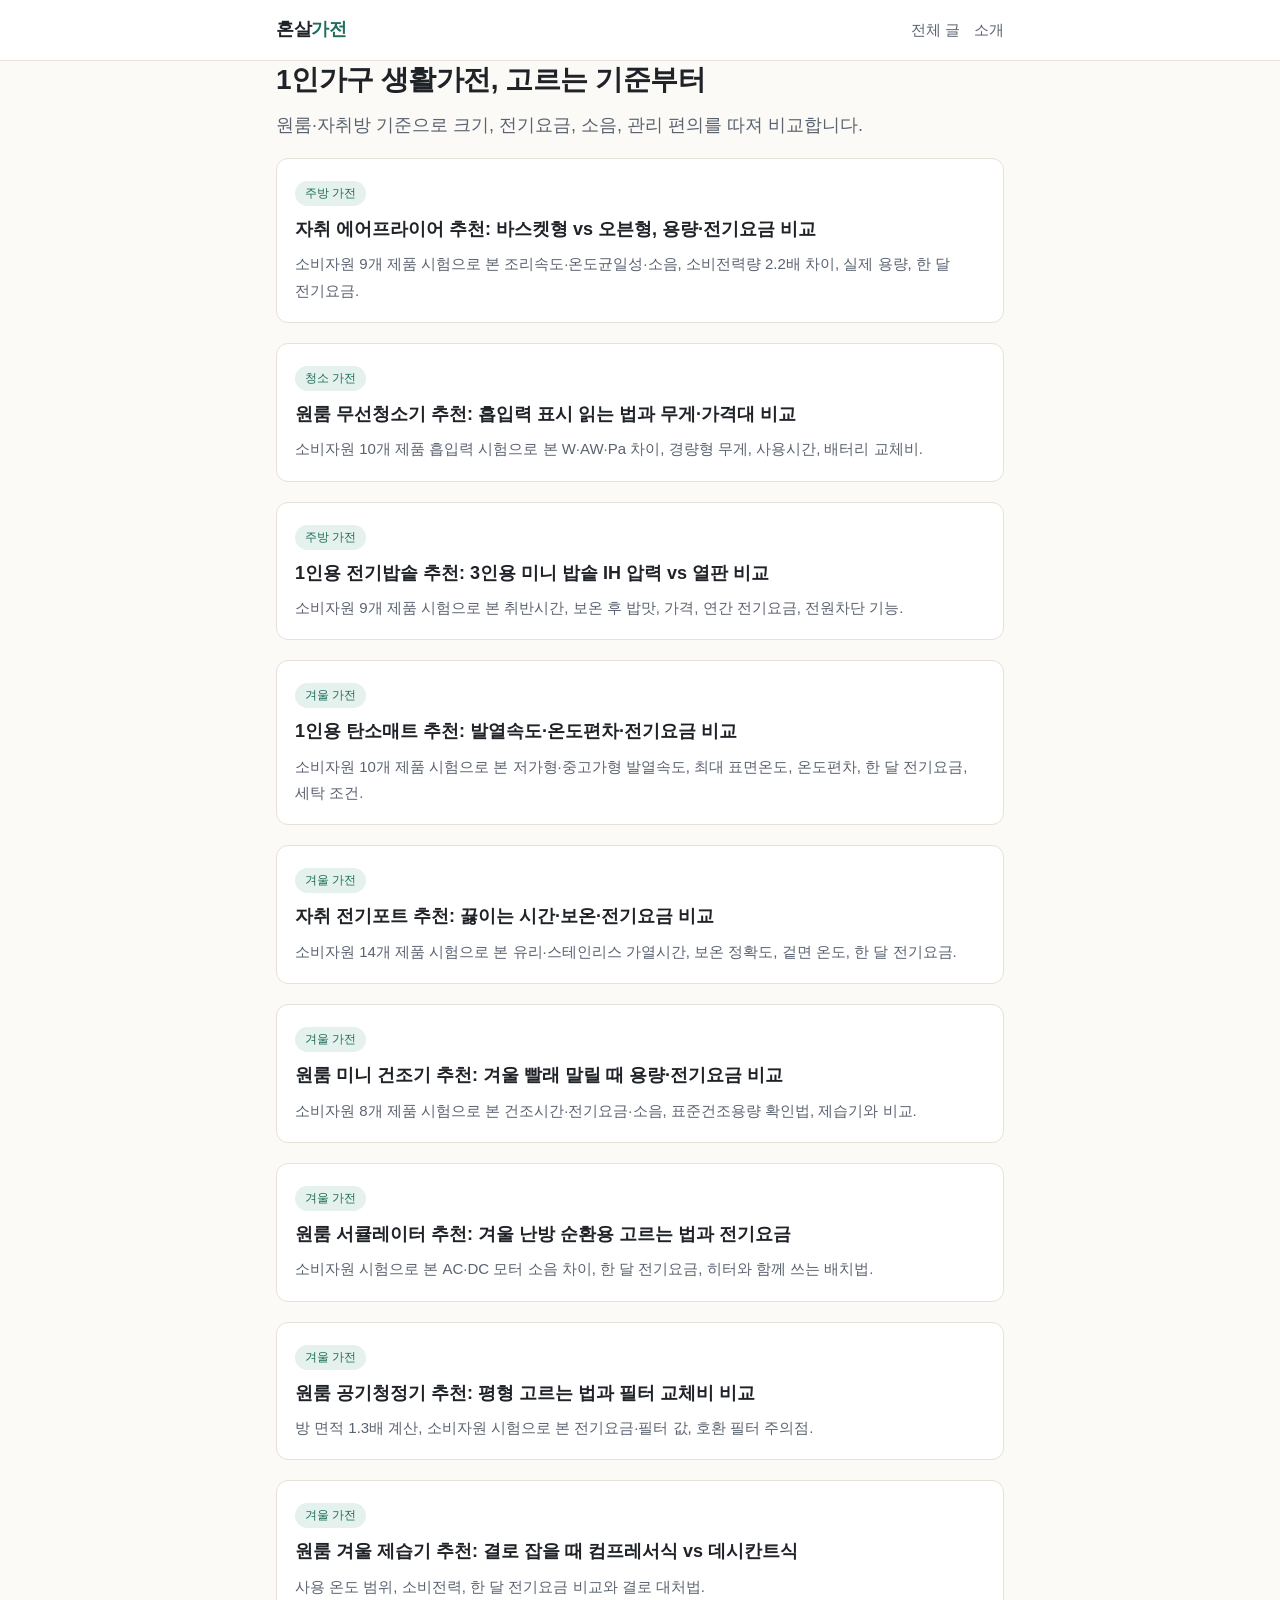
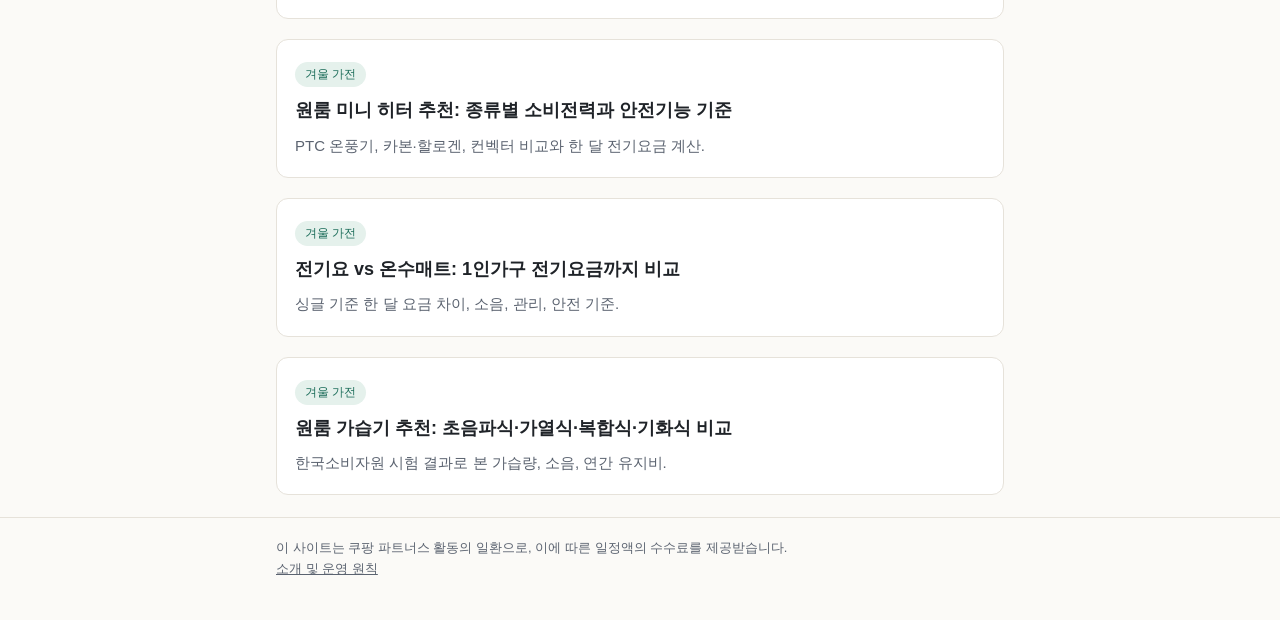
<file: index.html>
<!doctype html>
<html lang="ko">
<head>
<meta charset="utf-8">
<meta name="viewport" content="width=device-width, initial-scale=1">
<title>혼살가전 | 1인가구 생활가전 비교</title>
<meta name="description" content="원룸·자취 1인가구를 위한 생활가전 비교와 고르는 기준을 정리합니다.">
<meta name="naver-site-verification" content="2fb4df0b652ec56e7eac3e3a76aadb19c938e3a6" />
<link rel="stylesheet" href="/assets/style.css">
</head>
<body>
<header class="site">
  <div class="wrap">
    <a class="brand" href="/">혼살<span>가전</span></a>
    <nav class="site"><a href="/">전체 글</a><a href="/about.html">소개</a></nav>
  </div>
</header>

<main class="wrap">
  <h1>1인가구 생활가전, 고르는 기준부터</h1>
  <p class="lead">원룸·자취방 기준으로 크기, 전기요금, 소음, 관리 편의를 따져 비교합니다.</p>

  <ul class="card-list" id="posts">
    <!-- POSTS -->
    <li class="card">
      <span class="tag">주방 가전</span><br>
      <a class="title" href="/posts/jachwi-air-fryer.html">자취 에어프라이어 추천: 바스켓형 vs 오븐형, 용량·전기요금 비교</a>
      <p>소비자원 9개 제품 시험으로 본 조리속도·온도균일성·소음, 소비전력량 2.2배 차이, 실제 용량, 한 달 전기요금.</p>
    </li>
    <li class="card">
      <span class="tag">청소 가전</span><br>
      <a class="title" href="/posts/oneroom-cordless-vacuum.html">원룸 무선청소기 추천: 흡입력 표시 읽는 법과 무게·가격대 비교</a>
      <p>소비자원 10개 제품 흡입력 시험으로 본 W·AW·Pa 차이, 경량형 무게, 사용시간, 배터리 교체비.</p>
    </li>
    <li class="card">
      <span class="tag">주방 가전</span><br>
      <a class="title" href="/posts/single-rice-cooker.html">1인용 전기밥솥 추천: 3인용 미니 밥솥 IH 압력 vs 열판 비교</a>
      <p>소비자원 9개 제품 시험으로 본 취반시간, 보온 후 밥맛, 가격, 연간 전기요금, 전원차단 기능.</p>
    </li>
    <li class="card">
      <span class="tag">겨울 가전</span><br>
      <a class="title" href="/posts/single-carbon-mat.html">1인용 탄소매트 추천: 발열속도·온도편차·전기요금 비교</a>
      <p>소비자원 10개 제품 시험으로 본 저가형·중고가형 발열속도, 최대 표면온도, 온도편차, 한 달 전기요금, 세탁 조건.</p>
    </li>
    <li class="card">
      <span class="tag">겨울 가전</span><br>
      <a class="title" href="/posts/jachwi-electric-kettle.html">자취 전기포트 추천: 끓이는 시간·보온·전기요금 비교</a>
      <p>소비자원 14개 제품 시험으로 본 유리·스테인리스 가열시간, 보온 정확도, 겉면 온도, 한 달 전기요금.</p>
    </li>
    <li class="card">
      <span class="tag">겨울 가전</span><br>
      <a class="title" href="/posts/oneroom-mini-dryer.html">원룸 미니 건조기 추천: 겨울 빨래 말릴 때 용량·전기요금 비교</a>
      <p>소비자원 8개 제품 시험으로 본 건조시간·전기요금·소음, 표준건조용량 확인법, 제습기와 비교.</p>
    </li>
    <li class="card">
      <span class="tag">겨울 가전</span><br>
      <a class="title" href="/posts/oneroom-circulator.html">원룸 서큘레이터 추천: 겨울 난방 순환용 고르는 법과 전기요금</a>
      <p>소비자원 시험으로 본 AC·DC 모터 소음 차이, 한 달 전기요금, 히터와 함께 쓰는 배치법.</p>
    </li>
    <li class="card">
      <span class="tag">겨울 가전</span><br>
      <a class="title" href="/posts/oneroom-air-purifier.html">원룸 공기청정기 추천: 평형 고르는 법과 필터 교체비 비교</a>
      <p>방 면적 1.3배 계산, 소비자원 시험으로 본 전기요금·필터 값, 호환 필터 주의점.</p>
    </li>
    <li class="card">
      <span class="tag">겨울 가전</span><br>
      <a class="title" href="/posts/oneroom-dehumidifier-winter.html">원룸 겨울 제습기 추천: 결로 잡을 때 컴프레서식 vs 데시칸트식</a>
      <p>사용 온도 범위, 소비전력, 한 달 전기요금 비교와 결로 대처법.</p>
    </li>
    <li class="card">
      <span class="tag">겨울 가전</span><br>
      <a class="title" href="/posts/oneroom-mini-heater.html">원룸 미니 히터 추천: 종류별 소비전력과 안전기능 기준</a>
      <p>PTC 온풍기, 카본·할로겐, 컨벡터 비교와 한 달 전기요금 계산.</p>
    </li>
    <li class="card">
      <span class="tag">겨울 가전</span><br>
      <a class="title" href="/posts/electric-blanket-vs-water-mat.html">전기요 vs 온수매트: 1인가구 전기요금까지 비교</a>
      <p>싱글 기준 한 달 요금 차이, 소음, 관리, 안전 기준.</p>
    </li>
    <li class="card">
      <span class="tag">겨울 가전</span><br>
      <a class="title" href="/posts/oneroom-humidifier.html">원룸 가습기 추천: 초음파식·가열식·복합식·기화식 비교</a>
      <p>한국소비자원 시험 결과로 본 가습량, 소음, 연간 유지비.</p>
    </li>
    <!-- /POSTS -->
  </ul>
</main>

<footer class="site">
  <div class="wrap">
    이 사이트는 쿠팡 파트너스 활동의 일환으로, 이에 따른 일정액의 수수료를 제공받습니다.<br>
    <a href="/about.html">소개 및 운영 원칙</a>
  </div>
</footer>
</body>
</html>
</file>
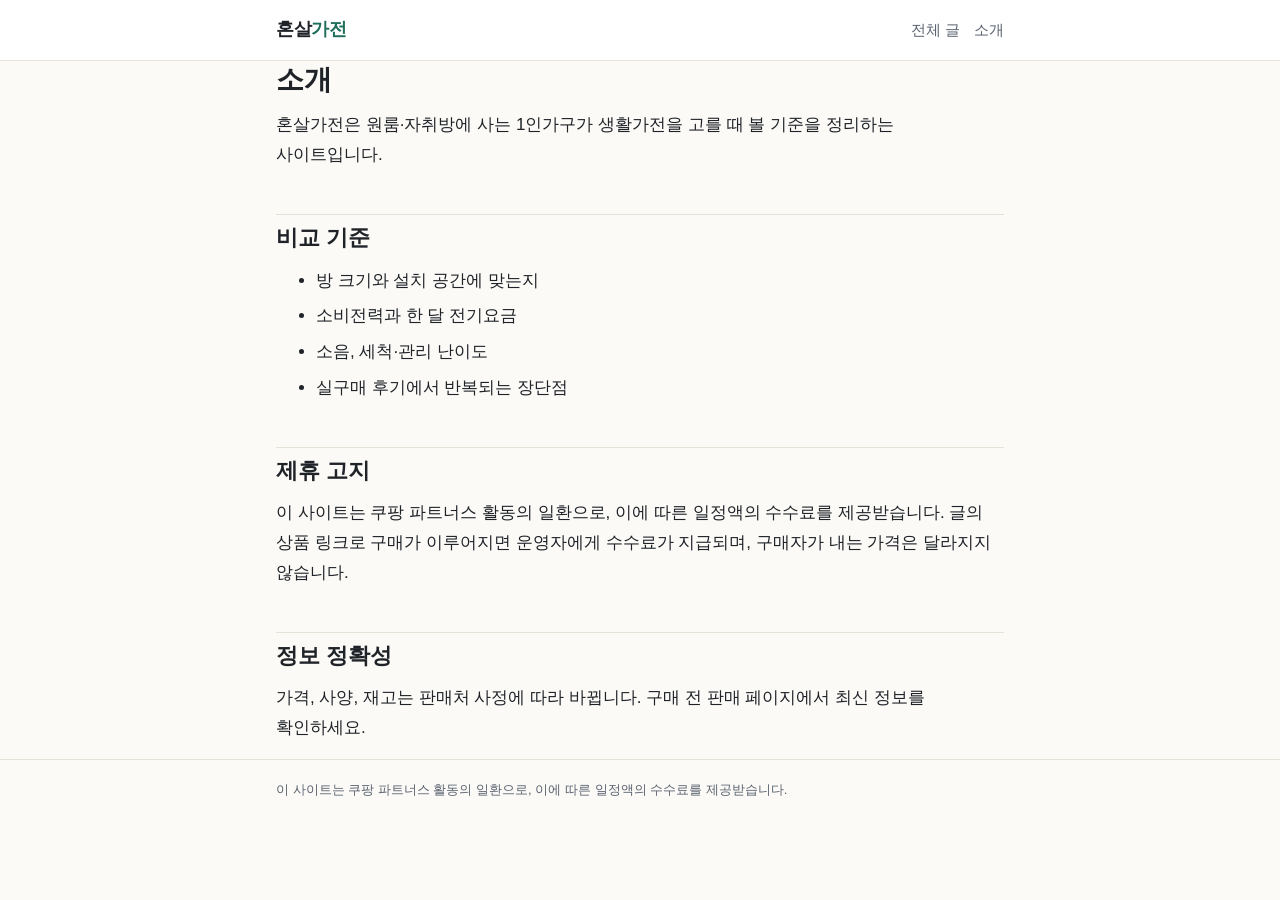
<file: about.html>
<!doctype html>
<html lang="ko">
<head>
<meta charset="utf-8">
<meta name="viewport" content="width=device-width, initial-scale=1">
<title>소개 | 혼살가전</title>
<meta name="description" content="혼살가전 소개와 운영 원칙, 제휴 고지.">
<link rel="stylesheet" href="/assets/style.css">
</head>
<body>
<header class="site">
  <div class="wrap">
    <a class="brand" href="/">혼살<span>가전</span></a>
    <nav class="site"><a href="/">전체 글</a><a href="/about.html">소개</a></nav>
  </div>
</header>

<main class="wrap">
  <h1>소개</h1>
  <p>혼살가전은 원룸·자취방에 사는 1인가구가 생활가전을 고를 때 볼 기준을 정리하는 사이트입니다.</p>

  <h2>비교 기준</h2>
  <ul>
    <li>방 크기와 설치 공간에 맞는지</li>
    <li>소비전력과 한 달 전기요금</li>
    <li>소음, 세척·관리 난이도</li>
    <li>실구매 후기에서 반복되는 장단점</li>
  </ul>

  <h2>제휴 고지</h2>
  <p>이 사이트는 쿠팡 파트너스 활동의 일환으로, 이에 따른 일정액의 수수료를 제공받습니다. 글의 상품 링크로 구매가 이루어지면 운영자에게 수수료가 지급되며, 구매자가 내는 가격은 달라지지 않습니다.</p>

  <h2>정보 정확성</h2>
  <p>가격, 사양, 재고는 판매처 사정에 따라 바뀝니다. 구매 전 판매 페이지에서 최신 정보를 확인하세요.</p>
</main>

<footer class="site">
  <div class="wrap">
    이 사이트는 쿠팡 파트너스 활동의 일환으로, 이에 따른 일정액의 수수료를 제공받습니다.
  </div>
</footer>
</body>
</html>
</file>
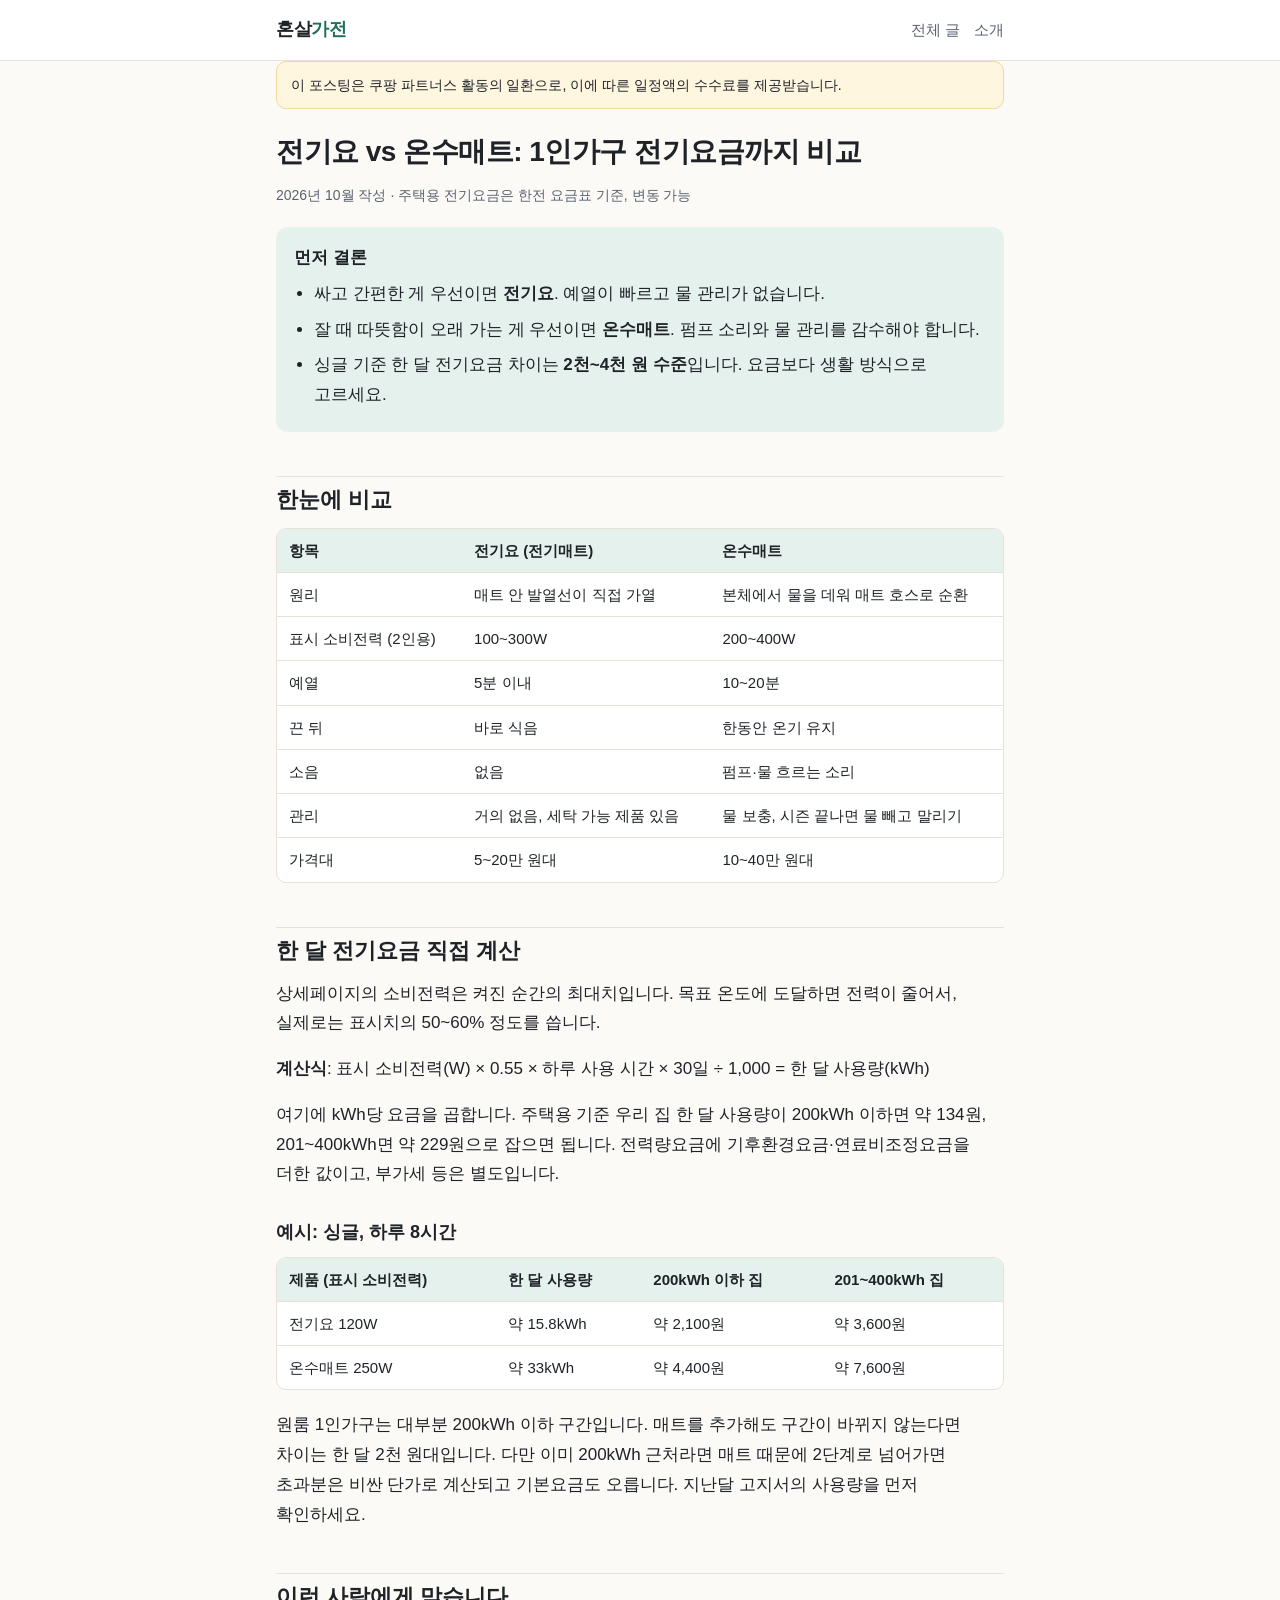
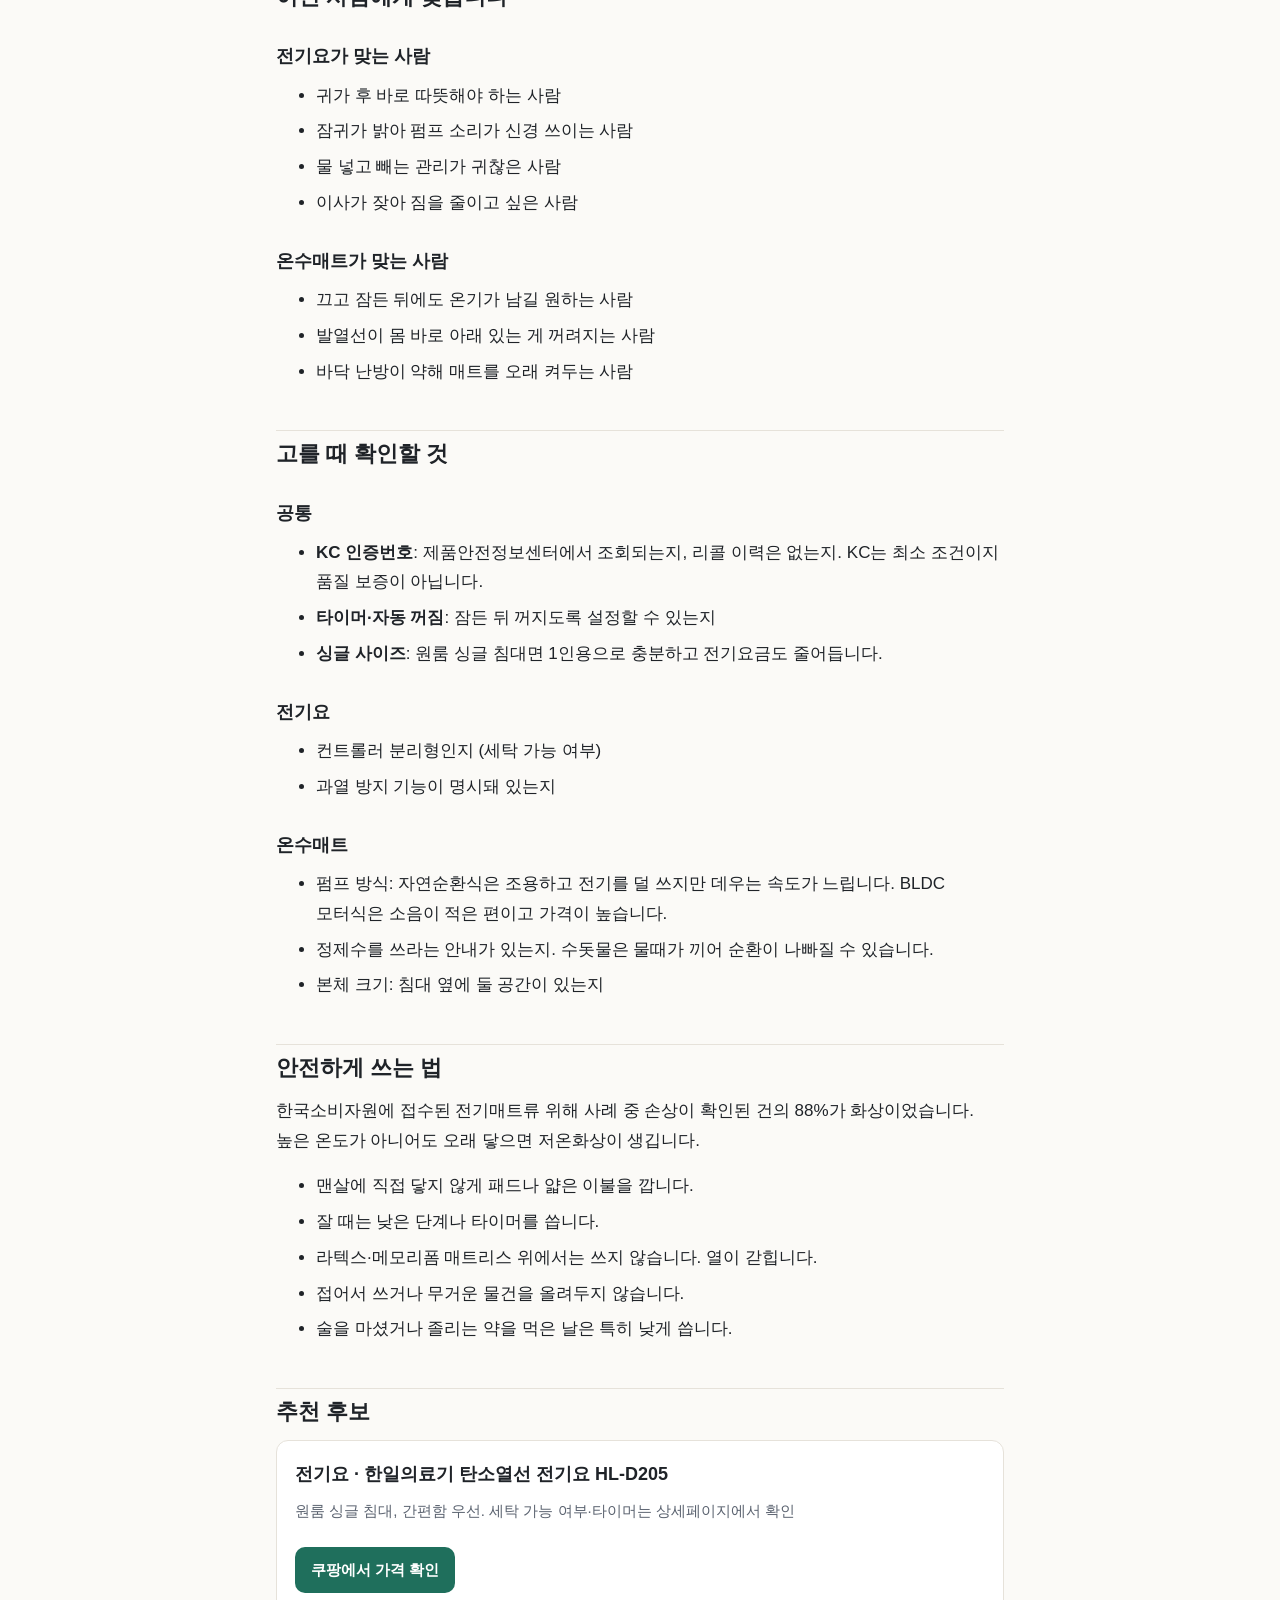
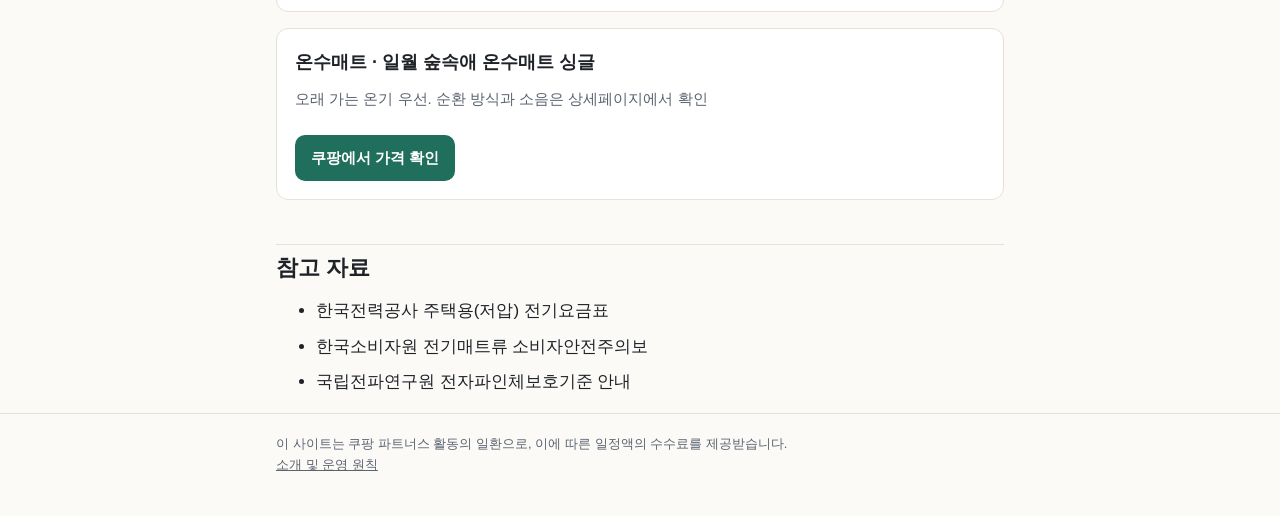
<file: posts/electric-blanket-vs-water-mat.html>
<!doctype html>
<html lang="ko">
<head>
<meta charset="utf-8">
<meta name="viewport" content="width=device-width, initial-scale=1">
<title>전기요 vs 온수매트: 1인가구 전기요금까지 비교 | 혼살가전</title>
<meta name="description" content="자취방에 전기요와 온수매트 중 무엇이 맞을까. 소비전력, 한 달 전기요금 계산, 소음, 관리, 안전 기준을 비교합니다.">
<link rel="stylesheet" href="/assets/style.css">
</head>
<body>
<header class="site">
  <div class="wrap">
    <a class="brand" href="/">혼살<span>가전</span></a>
    <nav class="site"><a href="/">전체 글</a><a href="/about.html">소개</a></nav>
  </div>
</header>

<main class="wrap">
  <article>
    <p class="disclosure">이 포스팅은 쿠팡 파트너스 활동의 일환으로, 이에 따른 일정액의 수수료를 제공받습니다.</p>

    <h1>전기요 vs 온수매트: 1인가구 전기요금까지 비교</h1>
    <p class="meta">2026년 10월 작성 · 주택용 전기요금은 한전 요금표 기준, 변동 가능</p>

    <div class="summary">
      <strong>먼저 결론</strong>
      <ul>
        <li>싸고 간편한 게 우선이면 <b>전기요</b>. 예열이 빠르고 물 관리가 없습니다.</li>
        <li>잘 때 따뜻함이 오래 가는 게 우선이면 <b>온수매트</b>. 펌프 소리와 물 관리를 감수해야 합니다.</li>
        <li>싱글 기준 한 달 전기요금 차이는 <b>2천~4천 원 수준</b>입니다. 요금보다 생활 방식으로 고르세요.</li>
      </ul>
    </div>

    <h2>한눈에 비교</h2>
    <div class="table-scroll">
      <table>
        <thead>
          <tr><th>항목</th><th>전기요 (전기매트)</th><th>온수매트</th></tr>
        </thead>
        <tbody>
          <tr><td>원리</td><td>매트 안 발열선이 직접 가열</td><td>본체에서 물을 데워 매트 호스로 순환</td></tr>
          <tr><td>표시 소비전력 (2인용)</td><td>100~300W</td><td>200~400W</td></tr>
          <tr><td>예열</td><td>5분 이내</td><td>10~20분</td></tr>
          <tr><td>끈 뒤</td><td>바로 식음</td><td>한동안 온기 유지</td></tr>
          <tr><td>소음</td><td>없음</td><td>펌프·물 흐르는 소리</td></tr>
          <tr><td>관리</td><td>거의 없음, 세탁 가능 제품 있음</td><td>물 보충, 시즌 끝나면 물 빼고 말리기</td></tr>
          <tr><td>가격대</td><td>5~20만 원대</td><td>10~40만 원대</td></tr>
        </tbody>
      </table>
    </div>

    <h2>한 달 전기요금 직접 계산</h2>
    <p>상세페이지의 소비전력은 켜진 순간의 최대치입니다. 목표 온도에 도달하면 전력이 줄어서, 실제로는 표시치의 50~60% 정도를 씁니다.</p>
    <p><b>계산식</b>: 표시 소비전력(W) × 0.55 × 하루 사용 시간 × 30일 ÷ 1,000 = 한 달 사용량(kWh)</p>
    <p>여기에 kWh당 요금을 곱합니다. 주택용 기준 우리 집 한 달 사용량이 200kWh 이하면 약 134원, 201~400kWh면 약 229원으로 잡으면 됩니다. 전력량요금에 기후환경요금·연료비조정요금을 더한 값이고, 부가세 등은 별도입니다.</p>

    <h3>예시: 싱글, 하루 8시간</h3>
    <div class="table-scroll">
      <table>
        <thead>
          <tr><th>제품 (표시 소비전력)</th><th>한 달 사용량</th><th>200kWh 이하 집</th><th>201~400kWh 집</th></tr>
        </thead>
        <tbody>
          <tr><td>전기요 120W</td><td>약 15.8kWh</td><td>약 2,100원</td><td>약 3,600원</td></tr>
          <tr><td>온수매트 250W</td><td>약 33kWh</td><td>약 4,400원</td><td>약 7,600원</td></tr>
        </tbody>
      </table>
    </div>
    <p>원룸 1인가구는 대부분 200kWh 이하 구간입니다. 매트를 추가해도 구간이 바뀌지 않는다면 차이는 한 달 2천 원대입니다. 다만 이미 200kWh 근처라면 매트 때문에 2단계로 넘어가면 초과분은 비싼 단가로 계산되고 기본요금도 오릅니다. 지난달 고지서의 사용량을 먼저 확인하세요.</p>

    <h2>이런 사람에게 맞습니다</h2>

    <h3>전기요가 맞는 사람</h3>
    <ul>
      <li>귀가 후 바로 따뜻해야 하는 사람</li>
      <li>잠귀가 밝아 펌프 소리가 신경 쓰이는 사람</li>
      <li>물 넣고 빼는 관리가 귀찮은 사람</li>
      <li>이사가 잦아 짐을 줄이고 싶은 사람</li>
    </ul>

    <h3>온수매트가 맞는 사람</h3>
    <ul>
      <li>끄고 잠든 뒤에도 온기가 남길 원하는 사람</li>
      <li>발열선이 몸 바로 아래 있는 게 꺼려지는 사람</li>
      <li>바닥 난방이 약해 매트를 오래 켜두는 사람</li>
    </ul>

    <h2>고를 때 확인할 것</h2>
    <h3>공통</h3>
    <ul>
      <li><b>KC 인증번호</b>: 제품안전정보센터에서 조회되는지, 리콜 이력은 없는지. KC는 최소 조건이지 품질 보증이 아닙니다.</li>
      <li><b>타이머·자동 꺼짐</b>: 잠든 뒤 꺼지도록 설정할 수 있는지</li>
      <li><b>싱글 사이즈</b>: 원룸 싱글 침대면 1인용으로 충분하고 전기요금도 줄어듭니다.</li>
    </ul>
    <h3>전기요</h3>
    <ul>
      <li>컨트롤러 분리형인지 (세탁 가능 여부)</li>
      <li>과열 방지 기능이 명시돼 있는지</li>
    </ul>
    <h3>온수매트</h3>
    <ul>
      <li>펌프 방식: 자연순환식은 조용하고 전기를 덜 쓰지만 데우는 속도가 느립니다. BLDC 모터식은 소음이 적은 편이고 가격이 높습니다.</li>
      <li>정제수를 쓰라는 안내가 있는지. 수돗물은 물때가 끼어 순환이 나빠질 수 있습니다.</li>
      <li>본체 크기: 침대 옆에 둘 공간이 있는지</li>
    </ul>

    <h2>안전하게 쓰는 법</h2>
    <p>한국소비자원에 접수된 전기매트류 위해 사례 중 손상이 확인된 건의 88%가 화상이었습니다. 높은 온도가 아니어도 오래 닿으면 저온화상이 생깁니다.</p>
    <ul>
      <li>맨살에 직접 닿지 않게 패드나 얇은 이불을 깝니다.</li>
      <li>잘 때는 낮은 단계나 타이머를 씁니다.</li>
      <li>라텍스·메모리폼 매트리스 위에서는 쓰지 않습니다. 열이 갇힙니다.</li>
      <li>접어서 쓰거나 무거운 물건을 올려두지 않습니다.</li>
      <li>술을 마셨거나 졸리는 약을 먹은 날은 특히 낮게 씁니다.</li>
    </ul>

    <h2>추천 후보</h2>
    <div class="pick">
      <h3>전기요 · 한일의료기 탄소열선 전기요 HL-D205</h3>
      <p class="for">원룸 싱글 침대, 간편함 우선. 세탁 가능 여부·타이머는 상세페이지에서 확인</p>
      <a class="btn" href="https://link.coupang.com/a/hUYHzOuYns" target="_blank" rel="sponsored nofollow noopener">쿠팡에서 가격 확인</a>
    </div>
    <div class="pick">
      <h3>온수매트 · 일월 숲속애 온수매트 싱글</h3>
      <p class="for">오래 가는 온기 우선. 순환 방식과 소음은 상세페이지에서 확인</p>
      <a class="btn" href="https://link.coupang.com/a/hUYH6bJtls" target="_blank" rel="sponsored nofollow noopener">쿠팡에서 가격 확인</a>
    </div>

    <h2>참고 자료</h2>
    <ul>
      <li>한국전력공사 주택용(저압) 전기요금표</li>
      <li>한국소비자원 전기매트류 소비자안전주의보</li>
      <li>국립전파연구원 전자파인체보호기준 안내</li>
    </ul>
  </article>
</main>

<footer class="site">
  <div class="wrap">
    이 사이트는 쿠팡 파트너스 활동의 일환으로, 이에 따른 일정액의 수수료를 제공받습니다.<br>
    <a href="/about.html">소개 및 운영 원칙</a>
  </div>
</footer>
</body>
</html>
</file>
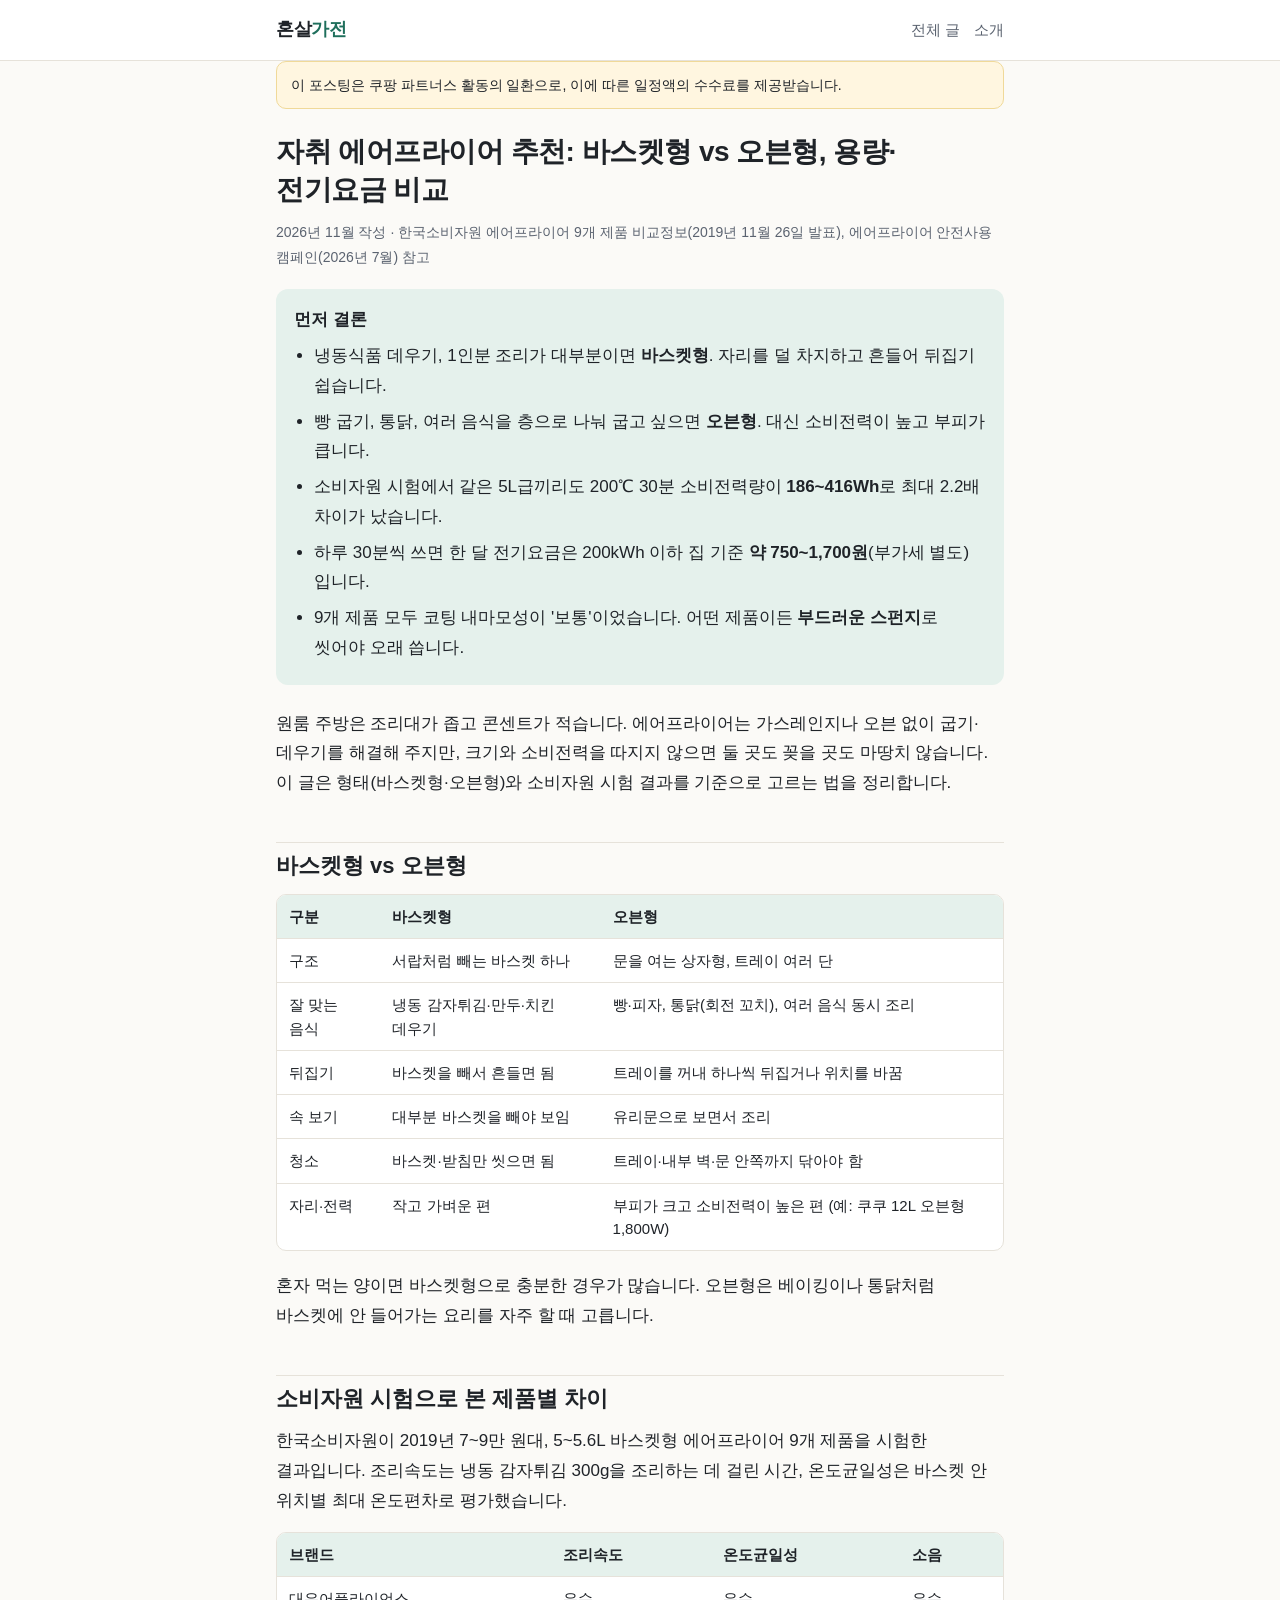
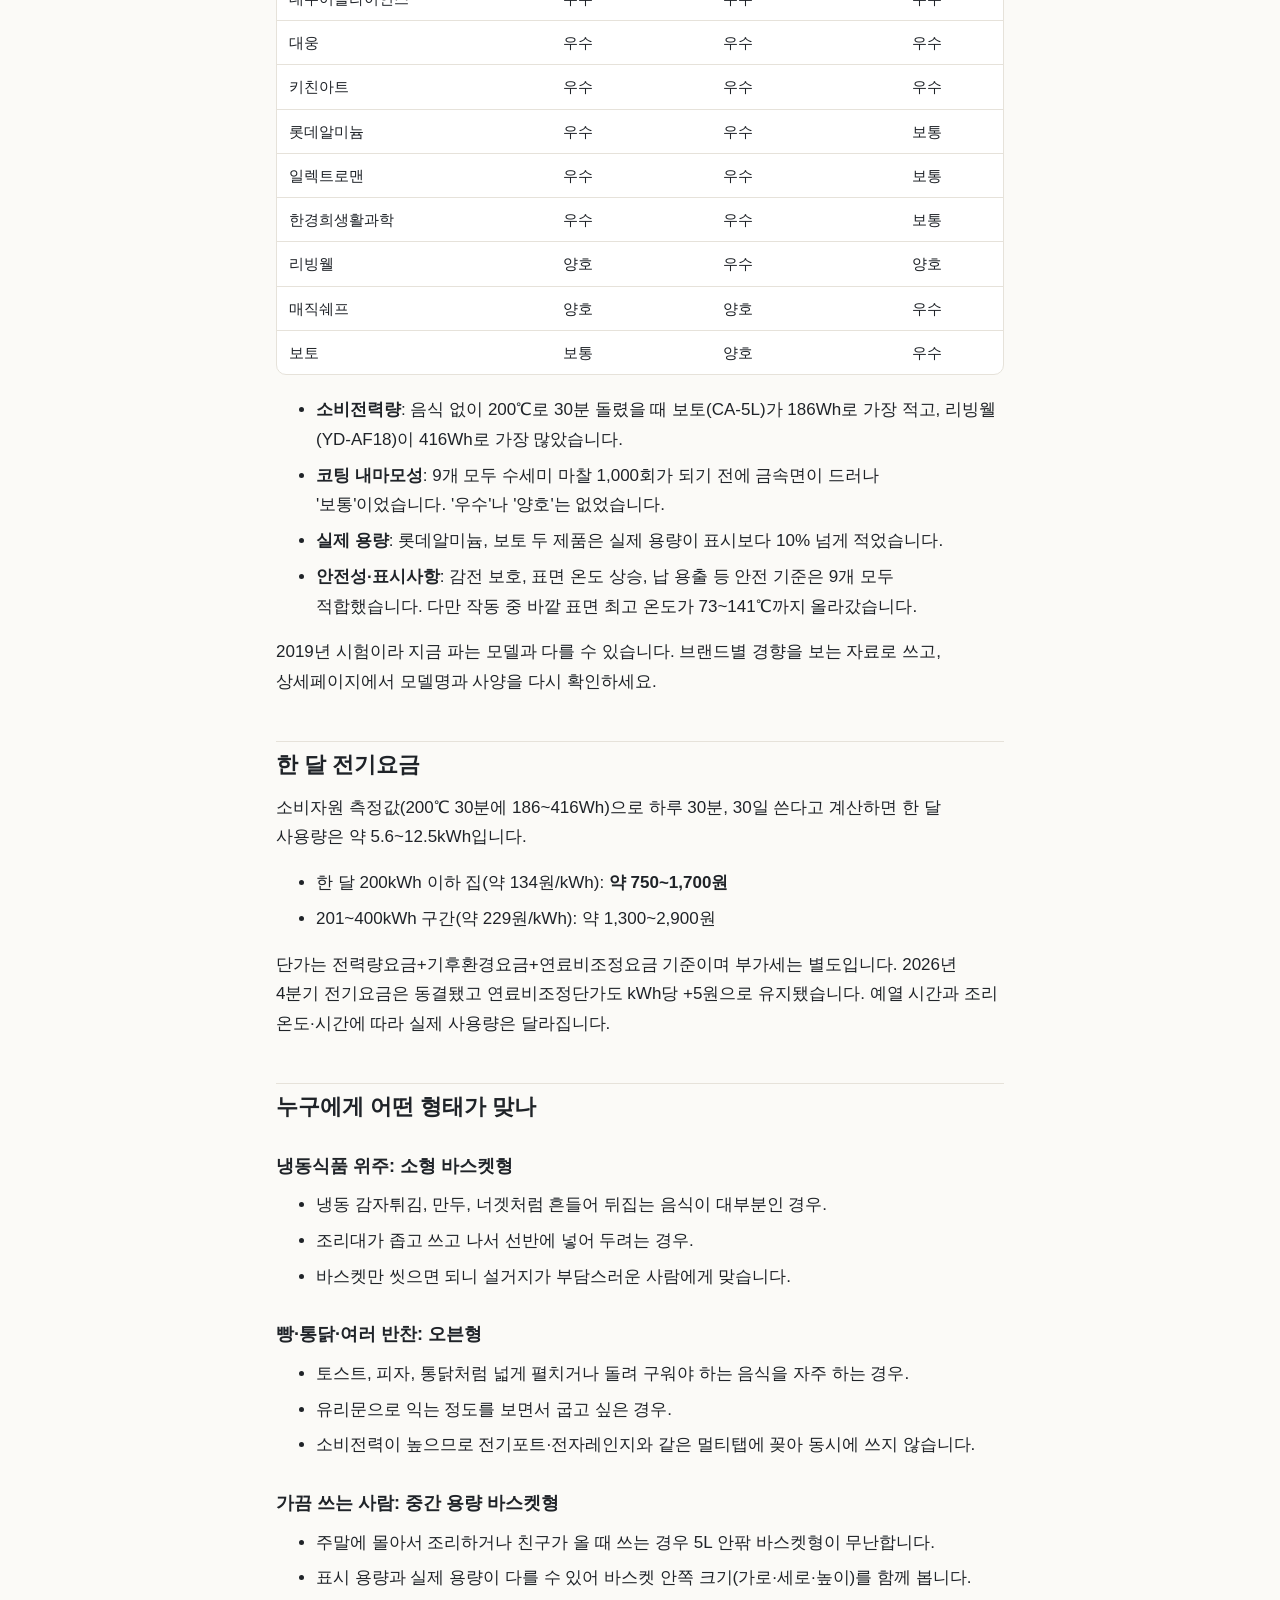
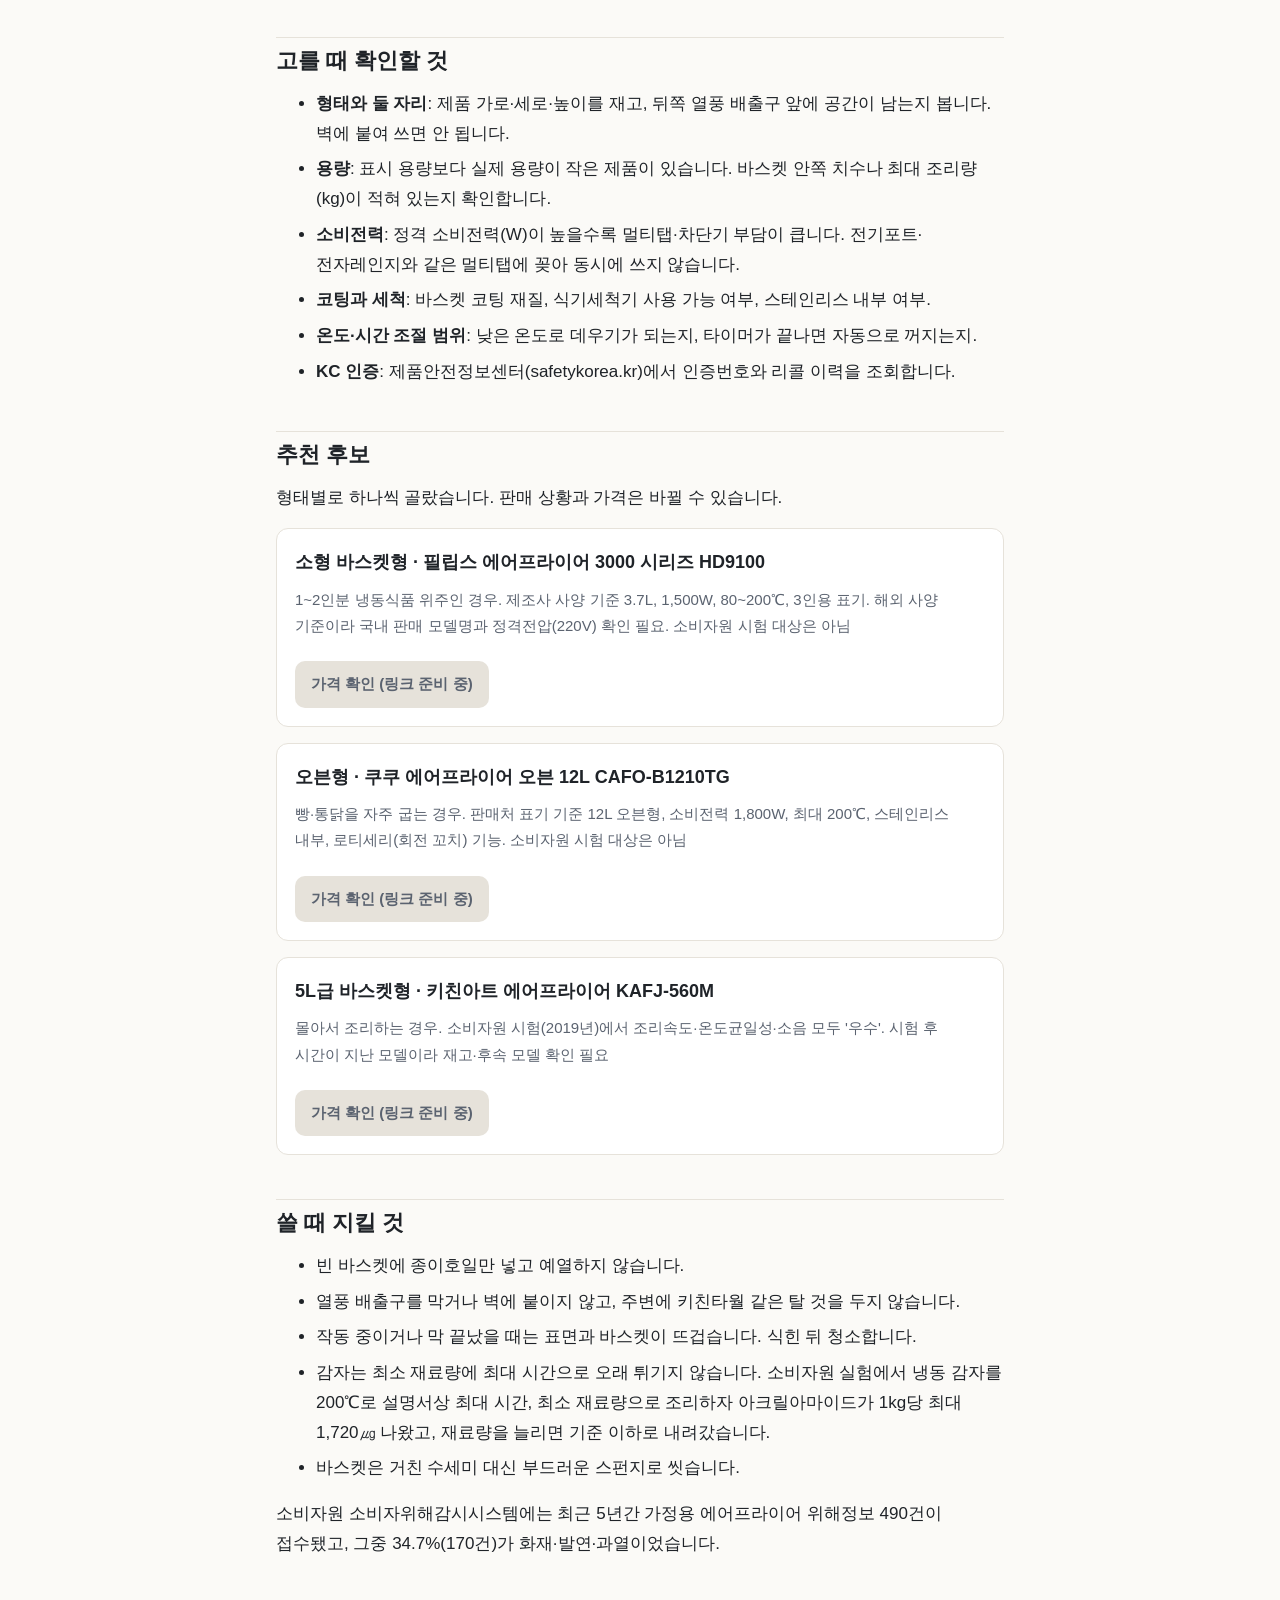
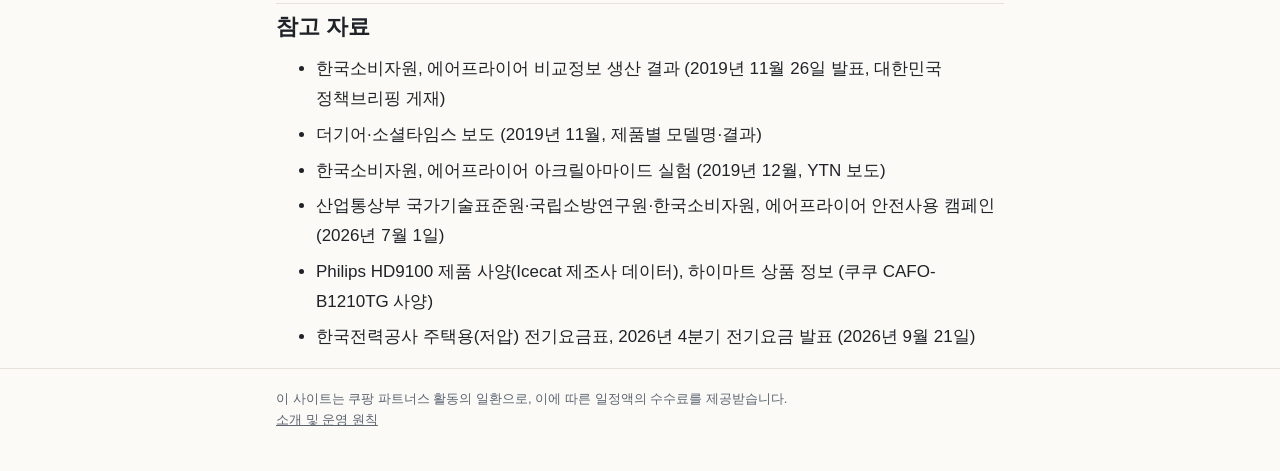
<file: posts/jachwi-air-fryer.html>
<!doctype html>
<html lang="ko">
<head>
<meta charset="utf-8">
<meta name="viewport" content="width=device-width, initial-scale=1">
<title>자취 에어프라이어 추천: 바스켓형 vs 오븐형, 용량·전기요금 비교 | 혼살가전</title>
<meta name="description" content="자취방 에어프라이어를 바스켓형과 오븐형으로 나눠 비교합니다. 한국소비자원 9개 제품 시험으로 본 조리속도, 온도균일성, 소음, 소비전력량, 실제 용량과 한 달 전기요금.">
<link rel="stylesheet" href="/assets/style.css">
</head>
<body>
<header class="site">
  <div class="wrap">
    <a class="brand" href="/">혼살<span>가전</span></a>
    <nav class="site"><a href="/">전체 글</a><a href="/about.html">소개</a></nav>
  </div>
</header>

<main class="wrap">
  <article>
    <p class="disclosure">이 포스팅은 쿠팡 파트너스 활동의 일환으로, 이에 따른 일정액의 수수료를 제공받습니다.</p>

    <h1>자취 에어프라이어 추천: 바스켓형 vs 오븐형, 용량·전기요금 비교</h1>
    <p class="meta">2026년 11월 작성 · 한국소비자원 에어프라이어 9개 제품 비교정보(2019년 11월 26일 발표), 에어프라이어 안전사용 캠페인(2026년 7월) 참고</p>

    <div class="summary">
      <strong>먼저 결론</strong>
      <ul>
        <li>냉동식품 데우기, 1인분 조리가 대부분이면 <b>바스켓형</b>. 자리를 덜 차지하고 흔들어 뒤집기 쉽습니다.</li>
        <li>빵 굽기, 통닭, 여러 음식을 층으로 나눠 굽고 싶으면 <b>오븐형</b>. 대신 소비전력이 높고 부피가 큽니다.</li>
        <li>소비자원 시험에서 같은 5L급끼리도 200℃ 30분 소비전력량이 <b>186~416Wh</b>로 최대 2.2배 차이가 났습니다.</li>
        <li>하루 30분씩 쓰면 한 달 전기요금은 200kWh 이하 집 기준 <b>약 750~1,700원</b>(부가세 별도)입니다.</li>
        <li>9개 제품 모두 코팅 내마모성이 '보통'이었습니다. 어떤 제품이든 <b>부드러운 스펀지</b>로 씻어야 오래 씁니다.</li>
      </ul>
    </div>

    <p>원룸 주방은 조리대가 좁고 콘센트가 적습니다. 에어프라이어는 가스레인지나 오븐 없이 굽기·데우기를 해결해 주지만, 크기와 소비전력을 따지지 않으면 둘 곳도 꽂을 곳도 마땅치 않습니다. 이 글은 형태(바스켓형·오븐형)와 소비자원 시험 결과를 기준으로 고르는 법을 정리합니다.</p>

    <h2>바스켓형 vs 오븐형</h2>
    <div class="table-scroll">
      <table>
        <thead>
          <tr><th>구분</th><th>바스켓형</th><th>오븐형</th></tr>
        </thead>
        <tbody>
          <tr><td>구조</td><td>서랍처럼 빼는 바스켓 하나</td><td>문을 여는 상자형, 트레이 여러 단</td></tr>
          <tr><td>잘 맞는 음식</td><td>냉동 감자튀김·만두·치킨 데우기</td><td>빵·피자, 통닭(회전 꼬치), 여러 음식 동시 조리</td></tr>
          <tr><td>뒤집기</td><td>바스켓을 빼서 흔들면 됨</td><td>트레이를 꺼내 하나씩 뒤집거나 위치를 바꿈</td></tr>
          <tr><td>속 보기</td><td>대부분 바스켓을 빼야 보임</td><td>유리문으로 보면서 조리</td></tr>
          <tr><td>청소</td><td>바스켓·받침만 씻으면 됨</td><td>트레이·내부 벽·문 안쪽까지 닦아야 함</td></tr>
          <tr><td>자리·전력</td><td>작고 가벼운 편</td><td>부피가 크고 소비전력이 높은 편 (예: 쿠쿠 12L 오븐형 1,800W)</td></tr>
        </tbody>
      </table>
    </div>
    <p>혼자 먹는 양이면 바스켓형으로 충분한 경우가 많습니다. 오븐형은 베이킹이나 통닭처럼 바스켓에 안 들어가는 요리를 자주 할 때 고릅니다.</p>

    <h2>소비자원 시험으로 본 제품별 차이</h2>
    <p>한국소비자원이 2019년 7~9만 원대, 5~5.6L 바스켓형 에어프라이어 9개 제품을 시험한 결과입니다. 조리속도는 냉동 감자튀김 300g을 조리하는 데 걸린 시간, 온도균일성은 바스켓 안 위치별 최대 온도편차로 평가했습니다.</p>
    <div class="table-scroll">
      <table>
        <thead>
          <tr><th>브랜드</th><th>조리속도</th><th>온도균일성</th><th>소음</th></tr>
        </thead>
        <tbody>
          <tr><td>대우어플라이언스</td><td>우수</td><td>우수</td><td>우수</td></tr>
          <tr><td>대웅</td><td>우수</td><td>우수</td><td>우수</td></tr>
          <tr><td>키친아트</td><td>우수</td><td>우수</td><td>우수</td></tr>
          <tr><td>롯데알미늄</td><td>우수</td><td>우수</td><td>보통</td></tr>
          <tr><td>일렉트로맨</td><td>우수</td><td>우수</td><td>보통</td></tr>
          <tr><td>한경희생활과학</td><td>우수</td><td>우수</td><td>보통</td></tr>
          <tr><td>리빙웰</td><td>양호</td><td>우수</td><td>양호</td></tr>
          <tr><td>매직쉐프</td><td>양호</td><td>양호</td><td>우수</td></tr>
          <tr><td>보토</td><td>보통</td><td>양호</td><td>우수</td></tr>
        </tbody>
      </table>
    </div>
    <ul>
      <li><b>소비전력량</b>: 음식 없이 200℃로 30분 돌렸을 때 보토(CA-5L)가 186Wh로 가장 적고, 리빙웰(YD-AF18)이 416Wh로 가장 많았습니다.</li>
      <li><b>코팅 내마모성</b>: 9개 모두 수세미 마찰 1,000회가 되기 전에 금속면이 드러나 '보통'이었습니다. '우수'나 '양호'는 없었습니다.</li>
      <li><b>실제 용량</b>: 롯데알미늄, 보토 두 제품은 실제 용량이 표시보다 10% 넘게 적었습니다.</li>
      <li><b>안전성·표시사항</b>: 감전 보호, 표면 온도 상승, 납 용출 등 안전 기준은 9개 모두 적합했습니다. 다만 작동 중 바깥 표면 최고 온도가 73~141℃까지 올라갔습니다.</li>
    </ul>
    <p>2019년 시험이라 지금 파는 모델과 다를 수 있습니다. 브랜드별 경향을 보는 자료로 쓰고, 상세페이지에서 모델명과 사양을 다시 확인하세요.</p>

    <h2>한 달 전기요금</h2>
    <p>소비자원 측정값(200℃ 30분에 186~416Wh)으로 하루 30분, 30일 쓴다고 계산하면 한 달 사용량은 약 5.6~12.5kWh입니다.</p>
    <ul>
      <li>한 달 200kWh 이하 집(약 134원/kWh): <b>약 750~1,700원</b></li>
      <li>201~400kWh 구간(약 229원/kWh): 약 1,300~2,900원</li>
    </ul>
    <p>단가는 전력량요금+기후환경요금+연료비조정요금 기준이며 부가세는 별도입니다. 2026년 4분기 전기요금은 동결됐고 연료비조정단가도 kWh당 +5원으로 유지됐습니다. 예열 시간과 조리 온도·시간에 따라 실제 사용량은 달라집니다.</p>

    <h2>누구에게 어떤 형태가 맞나</h2>

    <h3>냉동식품 위주: 소형 바스켓형</h3>
    <ul>
      <li>냉동 감자튀김, 만두, 너겟처럼 흔들어 뒤집는 음식이 대부분인 경우.</li>
      <li>조리대가 좁고 쓰고 나서 선반에 넣어 두려는 경우.</li>
      <li>바스켓만 씻으면 되니 설거지가 부담스러운 사람에게 맞습니다.</li>
    </ul>

    <h3>빵·통닭·여러 반찬: 오븐형</h3>
    <ul>
      <li>토스트, 피자, 통닭처럼 넓게 펼치거나 돌려 구워야 하는 음식을 자주 하는 경우.</li>
      <li>유리문으로 익는 정도를 보면서 굽고 싶은 경우.</li>
      <li>소비전력이 높으므로 전기포트·전자레인지와 같은 멀티탭에 꽂아 동시에 쓰지 않습니다.</li>
    </ul>

    <h3>가끔 쓰는 사람: 중간 용량 바스켓형</h3>
    <ul>
      <li>주말에 몰아서 조리하거나 친구가 올 때 쓰는 경우 5L 안팎 바스켓형이 무난합니다.</li>
      <li>표시 용량과 실제 용량이 다를 수 있어 바스켓 안쪽 크기(가로·세로·높이)를 함께 봅니다.</li>
    </ul>

    <h2>고를 때 확인할 것</h2>
    <ul>
      <li><b>형태와 둘 자리</b>: 제품 가로·세로·높이를 재고, 뒤쪽 열풍 배출구 앞에 공간이 남는지 봅니다. 벽에 붙여 쓰면 안 됩니다.</li>
      <li><b>용량</b>: 표시 용량보다 실제 용량이 작은 제품이 있습니다. 바스켓 안쪽 치수나 최대 조리량(kg)이 적혀 있는지 확인합니다.</li>
      <li><b>소비전력</b>: 정격 소비전력(W)이 높을수록 멀티탭·차단기 부담이 큽니다. 전기포트·전자레인지와 같은 멀티탭에 꽂아 동시에 쓰지 않습니다.</li>
      <li><b>코팅과 세척</b>: 바스켓 코팅 재질, 식기세척기 사용 가능 여부, 스테인리스 내부 여부.</li>
      <li><b>온도·시간 조절 범위</b>: 낮은 온도로 데우기가 되는지, 타이머가 끝나면 자동으로 꺼지는지.</li>
      <li><b>KC 인증</b>: 제품안전정보센터(safetykorea.kr)에서 인증번호와 리콜 이력을 조회합니다.</li>
    </ul>

    <h2>추천 후보</h2>
    <p>형태별로 하나씩 골랐습니다. 판매 상황과 가격은 바뀔 수 있습니다.</p>
    <div class="pick">
      <h3>소형 바스켓형 · 필립스 에어프라이어 3000 시리즈 HD9100</h3>
      <p class="for">1~2인분 냉동식품 위주인 경우. 제조사 사양 기준 3.7L, 1,500W, 80~200℃, 3인용 표기. 해외 사양 기준이라 국내 판매 모델명과 정격전압(220V) 확인 필요. 소비자원 시험 대상은 아님</p>
      <a class="btn pending" href="#" rel="sponsored nofollow">가격 확인 (링크 준비 중)</a>
    </div>
    <div class="pick">
      <h3>오븐형 · 쿠쿠 에어프라이어 오븐 12L CAFO-B1210TG</h3>
      <p class="for">빵·통닭을 자주 굽는 경우. 판매처 표기 기준 12L 오븐형, 소비전력 1,800W, 최대 200℃, 스테인리스 내부, 로티세리(회전 꼬치) 기능. 소비자원 시험 대상은 아님</p>
      <a class="btn pending" href="#" rel="sponsored nofollow">가격 확인 (링크 준비 중)</a>
    </div>
    <div class="pick">
      <h3>5L급 바스켓형 · 키친아트 에어프라이어 KAFJ-560M</h3>
      <p class="for">몰아서 조리하는 경우. 소비자원 시험(2019년)에서 조리속도·온도균일성·소음 모두 '우수'. 시험 후 시간이 지난 모델이라 재고·후속 모델 확인 필요</p>
      <a class="btn pending" href="#" rel="sponsored nofollow">가격 확인 (링크 준비 중)</a>
    </div>

    <h2>쓸 때 지킬 것</h2>
    <ul>
      <li>빈 바스켓에 종이호일만 넣고 예열하지 않습니다.</li>
      <li>열풍 배출구를 막거나 벽에 붙이지 않고, 주변에 키친타월 같은 탈 것을 두지 않습니다.</li>
      <li>작동 중이거나 막 끝났을 때는 표면과 바스켓이 뜨겁습니다. 식힌 뒤 청소합니다.</li>
      <li>감자는 최소 재료량에 최대 시간으로 오래 튀기지 않습니다. 소비자원 실험에서 냉동 감자를 200℃로 설명서상 최대 시간, 최소 재료량으로 조리하자 아크릴아마이드가 1kg당 최대 1,720㎍ 나왔고, 재료량을 늘리면 기준 이하로 내려갔습니다.</li>
      <li>바스켓은 거친 수세미 대신 부드러운 스펀지로 씻습니다.</li>
    </ul>
    <p>소비자원 소비자위해감시시스템에는 최근 5년간 가정용 에어프라이어 위해정보 490건이 접수됐고, 그중 34.7%(170건)가 화재·발연·과열이었습니다.</p>

    <h2>참고 자료</h2>
    <ul>
      <li>한국소비자원, 에어프라이어 비교정보 생산 결과 (2019년 11월 26일 발표, 대한민국 정책브리핑 게재)</li>
      <li>더기어·소셜타임스 보도 (2019년 11월, 제품별 모델명·결과)</li>
      <li>한국소비자원, 에어프라이어 아크릴아마이드 실험 (2019년 12월, YTN 보도)</li>
      <li>산업통상부 국가기술표준원·국립소방연구원·한국소비자원, 에어프라이어 안전사용 캠페인 (2026년 7월 1일)</li>
      <li>Philips HD9100 제품 사양(Icecat 제조사 데이터), 하이마트 상품 정보 (쿠쿠 CAFO-B1210TG 사양)</li>
      <li>한국전력공사 주택용(저압) 전기요금표, 2026년 4분기 전기요금 발표 (2026년 9월 21일)</li>
    </ul>
  </article>
</main>

<footer class="site">
  <div class="wrap">
    이 사이트는 쿠팡 파트너스 활동의 일환으로, 이에 따른 일정액의 수수료를 제공받습니다.<br>
    <a href="/about.html">소개 및 운영 원칙</a>
  </div>
</footer>
</body>
</html>
</file>
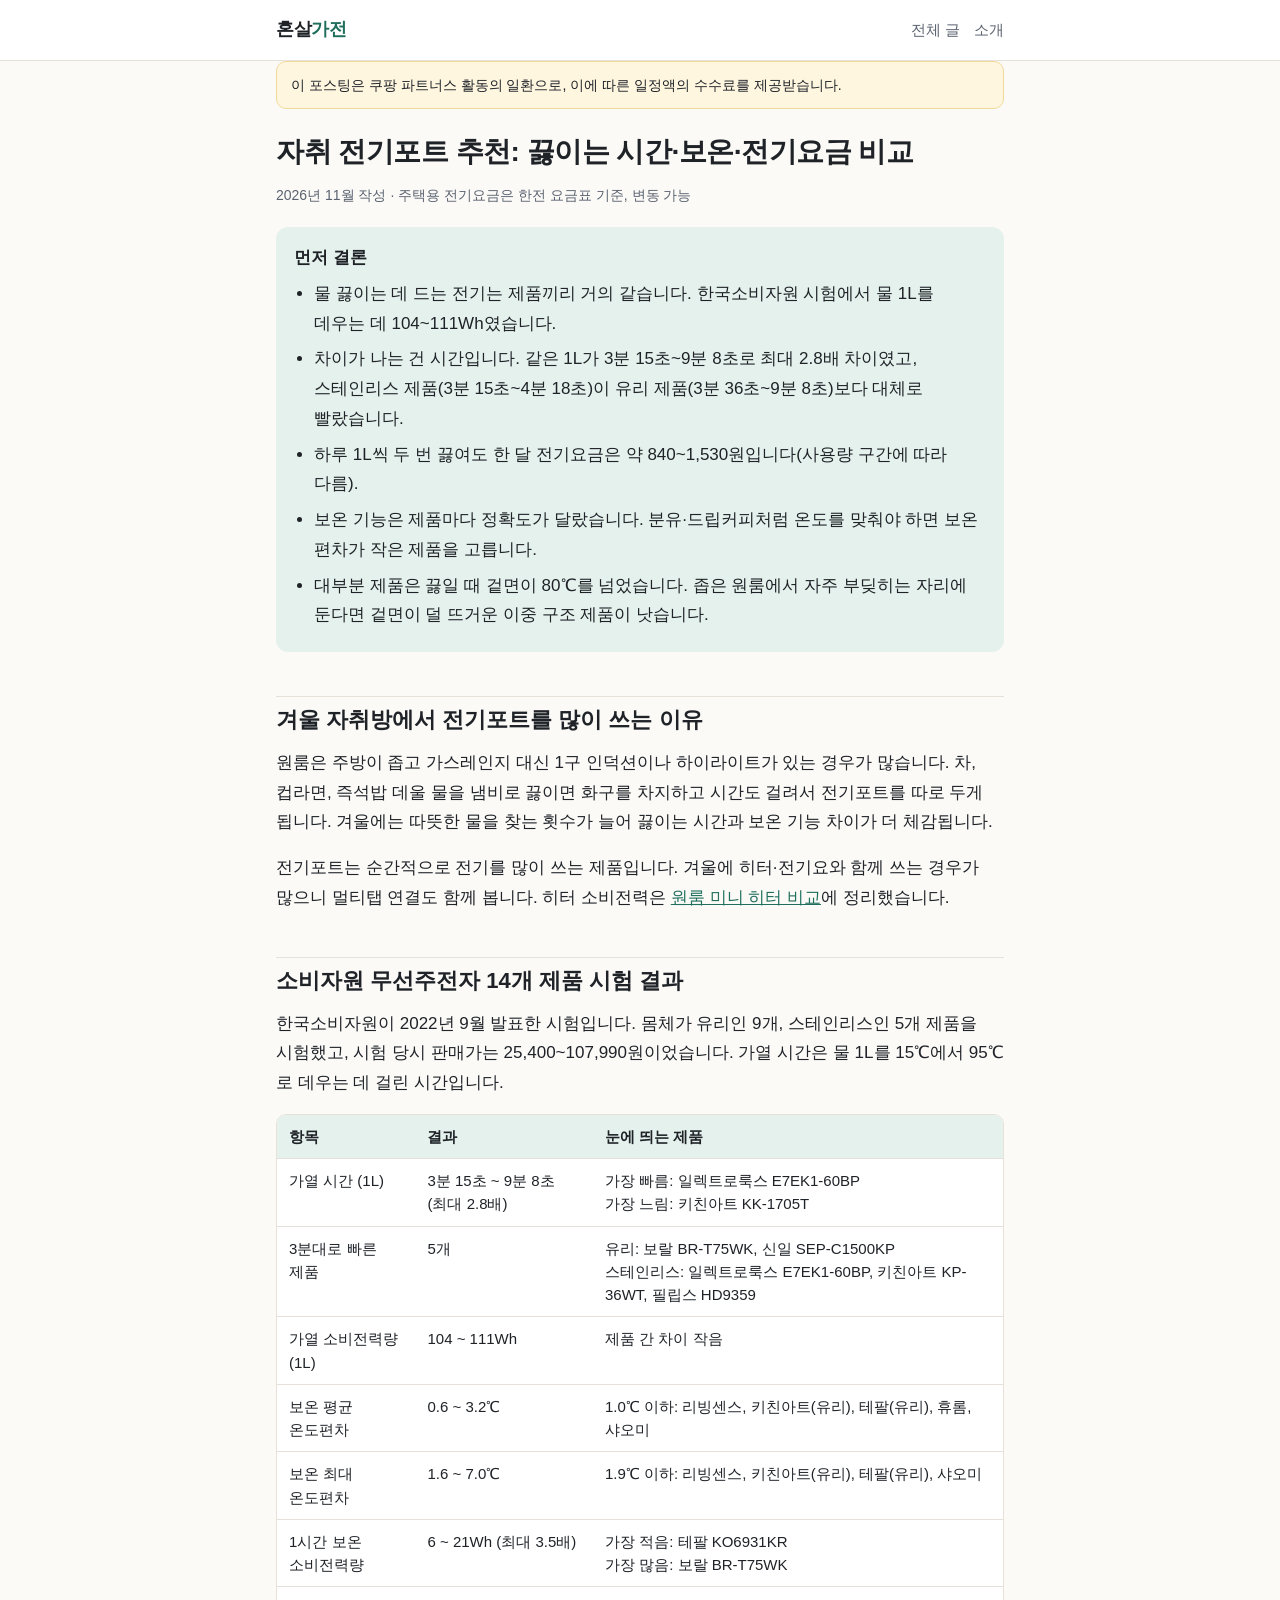
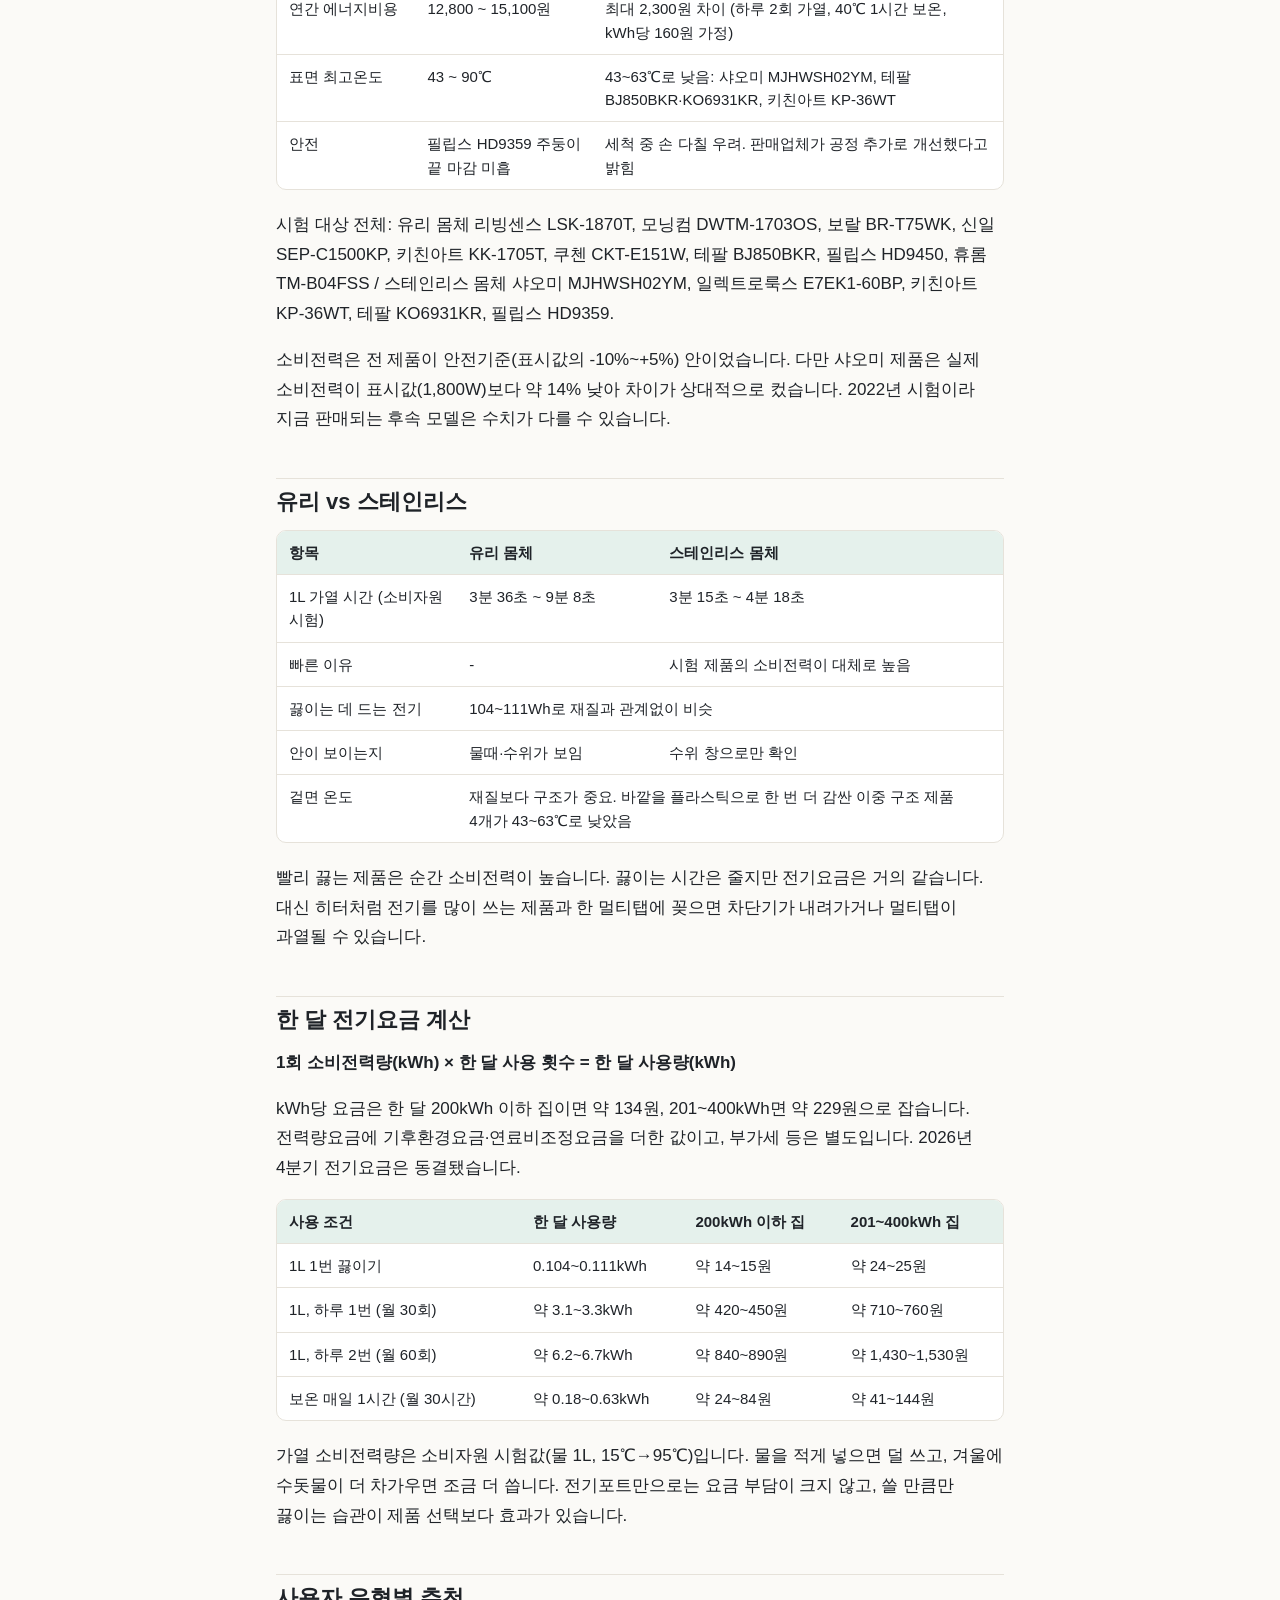
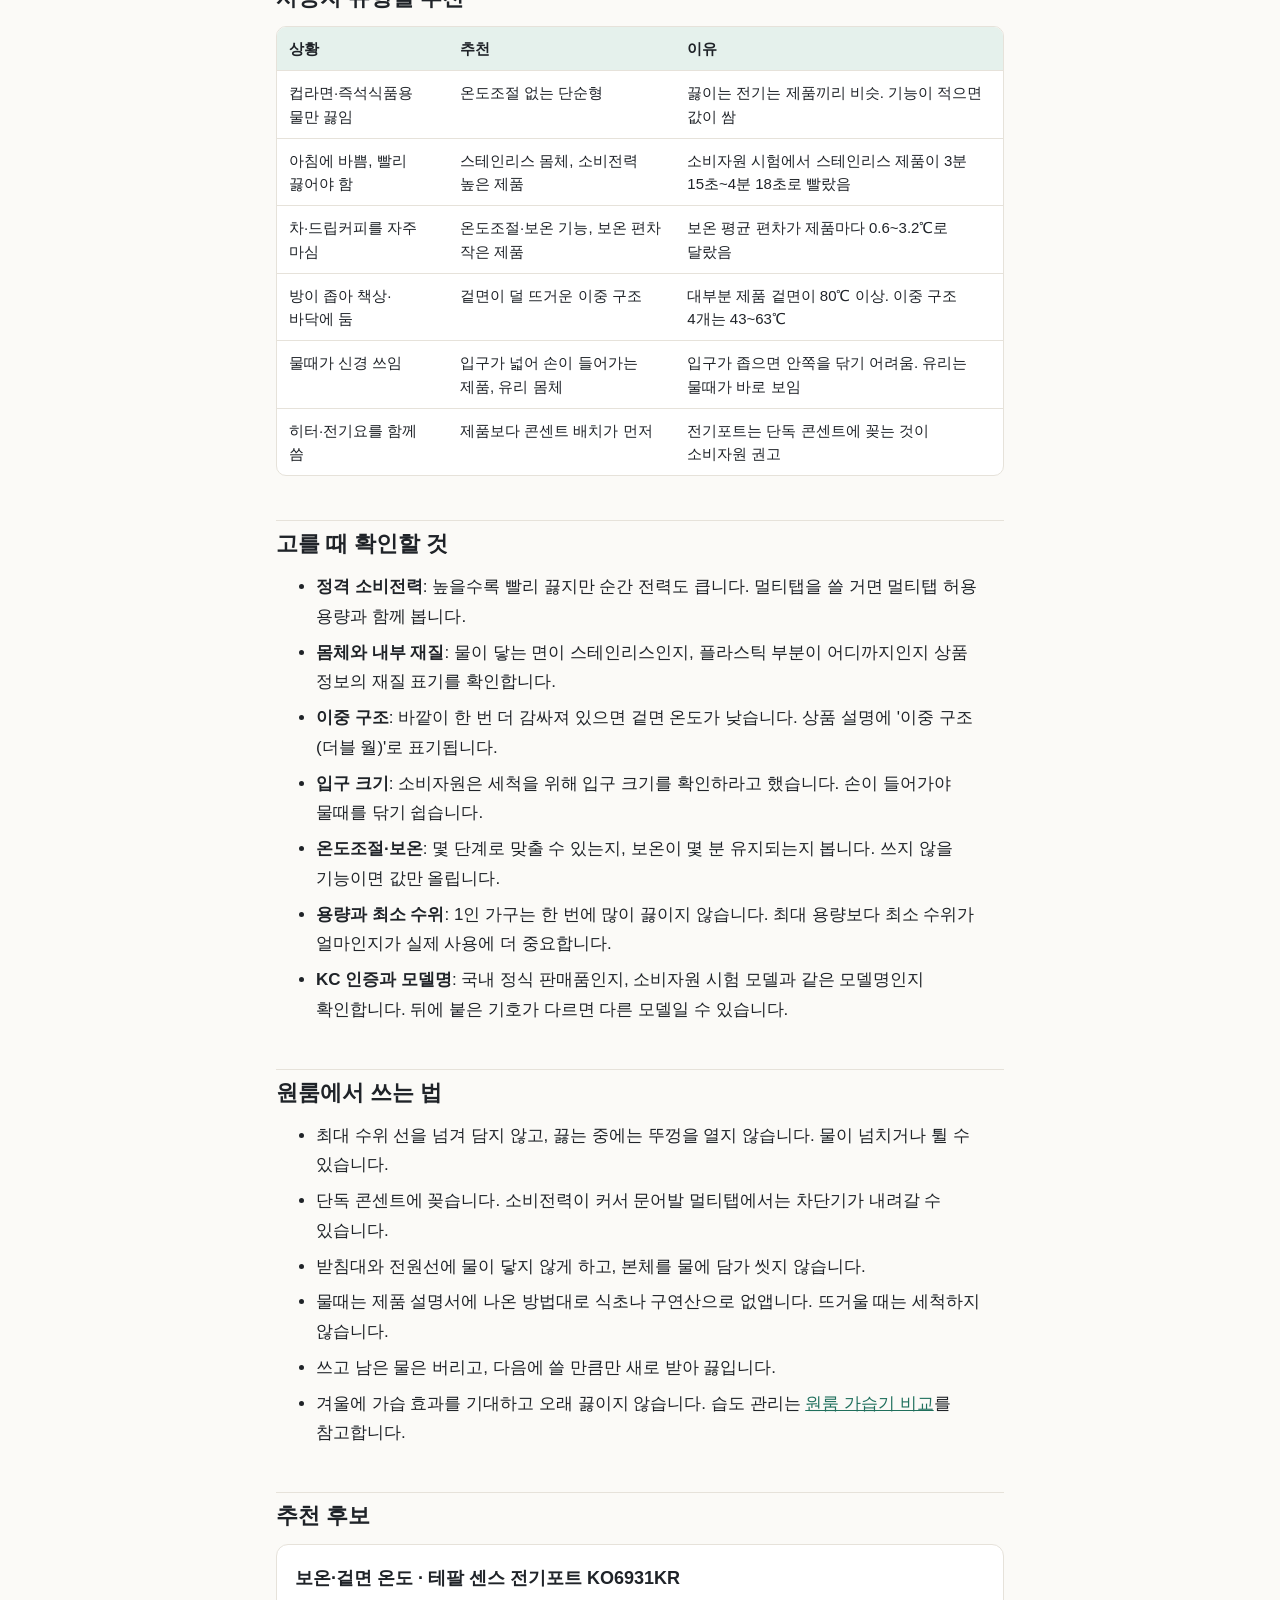
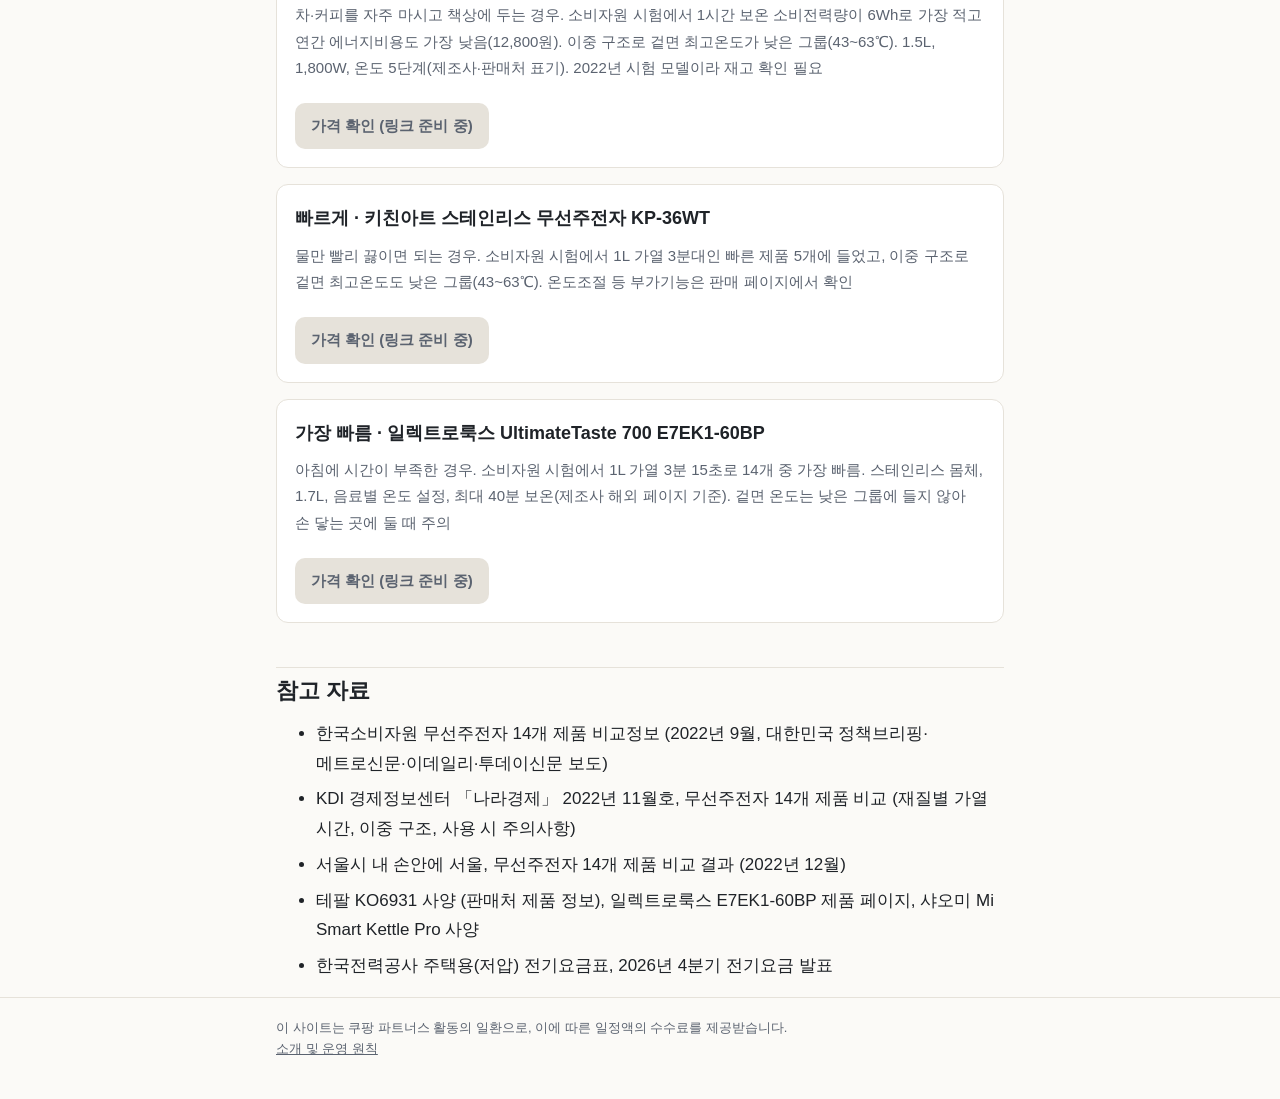
<file: posts/jachwi-electric-kettle.html>
<!doctype html>
<html lang="ko">
<head>
<meta charset="utf-8">
<meta name="viewport" content="width=device-width, initial-scale=1">
<title>자취 전기포트 추천: 끓이는 시간·보온·전기요금 비교 | 혼살가전</title>
<meta name="description" content="1인가구 전기포트 고르는 기준. 한국소비자원 무선주전자 14개 제품 시험으로 본 유리·스테인리스 가열시간 차이, 보온 정확도, 표면 온도, 한 달 전기요금 계산.">
<link rel="stylesheet" href="/assets/style.css">
</head>
<body>
<header class="site">
  <div class="wrap">
    <a class="brand" href="/">혼살<span>가전</span></a>
    <nav class="site"><a href="/">전체 글</a><a href="/about.html">소개</a></nav>
  </div>
</header>

<main class="wrap">
  <article>
    <p class="disclosure">이 포스팅은 쿠팡 파트너스 활동의 일환으로, 이에 따른 일정액의 수수료를 제공받습니다.</p>

    <h1>자취 전기포트 추천: 끓이는 시간·보온·전기요금 비교</h1>
    <p class="meta">2026년 11월 작성 · 주택용 전기요금은 한전 요금표 기준, 변동 가능</p>

    <div class="summary">
      <strong>먼저 결론</strong>
      <ul>
        <li>물 끓이는 데 드는 전기는 제품끼리 거의 같습니다. 한국소비자원 시험에서 물 1L를 데우는 데 104~111Wh였습니다.</li>
        <li>차이가 나는 건 시간입니다. 같은 1L가 3분 15초~9분 8초로 최대 2.8배 차이였고, 스테인리스 제품(3분 15초~4분 18초)이 유리 제품(3분 36초~9분 8초)보다 대체로 빨랐습니다.</li>
        <li>하루 1L씩 두 번 끓여도 한 달 전기요금은 약 840~1,530원입니다(사용량 구간에 따라 다름).</li>
        <li>보온 기능은 제품마다 정확도가 달랐습니다. 분유·드립커피처럼 온도를 맞춰야 하면 보온 편차가 작은 제품을 고릅니다.</li>
        <li>대부분 제품은 끓일 때 겉면이 80℃를 넘었습니다. 좁은 원룸에서 자주 부딪히는 자리에 둔다면 겉면이 덜 뜨거운 이중 구조 제품이 낫습니다.</li>
      </ul>
    </div>

    <h2>겨울 자취방에서 전기포트를 많이 쓰는 이유</h2>
    <p>원룸은 주방이 좁고 가스레인지 대신 1구 인덕션이나 하이라이트가 있는 경우가 많습니다. 차, 컵라면, 즉석밥 데울 물을 냄비로 끓이면 화구를 차지하고 시간도 걸려서 전기포트를 따로 두게 됩니다. 겨울에는 따뜻한 물을 찾는 횟수가 늘어 끓이는 시간과 보온 기능 차이가 더 체감됩니다.</p>
    <p>전기포트는 순간적으로 전기를 많이 쓰는 제품입니다. 겨울에 히터·전기요와 함께 쓰는 경우가 많으니 멀티탭 연결도 함께 봅니다. 히터 소비전력은 <a href="/posts/oneroom-mini-heater.html">원룸 미니 히터 비교</a>에 정리했습니다.</p>

    <h2>소비자원 무선주전자 14개 제품 시험 결과</h2>
    <p>한국소비자원이 2022년 9월 발표한 시험입니다. 몸체가 유리인 9개, 스테인리스인 5개 제품을 시험했고, 시험 당시 판매가는 25,400~107,990원이었습니다. 가열 시간은 물 1L를 15℃에서 95℃로 데우는 데 걸린 시간입니다.</p>
    <div class="table-scroll">
      <table>
        <thead>
          <tr><th>항목</th><th>결과</th><th>눈에 띄는 제품</th></tr>
        </thead>
        <tbody>
          <tr><td>가열 시간 (1L)</td><td>3분 15초 ~ 9분 8초 (최대 2.8배)</td><td>가장 빠름: 일렉트로룩스 E7EK1-60BP<br>가장 느림: 키친아트 KK-1705T</td></tr>
          <tr><td>3분대로 빠른 제품</td><td>5개</td><td>유리: 보랄 BR-T75WK, 신일 SEP-C1500KP<br>스테인리스: 일렉트로룩스 E7EK1-60BP, 키친아트 KP-36WT, 필립스 HD9359</td></tr>
          <tr><td>가열 소비전력량 (1L)</td><td>104 ~ 111Wh</td><td>제품 간 차이 작음</td></tr>
          <tr><td>보온 평균 온도편차</td><td>0.6 ~ 3.2℃</td><td>1.0℃ 이하: 리빙센스, 키친아트(유리), 테팔(유리), 휴롬, 샤오미</td></tr>
          <tr><td>보온 최대 온도편차</td><td>1.6 ~ 7.0℃</td><td>1.9℃ 이하: 리빙센스, 키친아트(유리), 테팔(유리), 샤오미</td></tr>
          <tr><td>1시간 보온 소비전력량</td><td>6 ~ 21Wh (최대 3.5배)</td><td>가장 적음: 테팔 KO6931KR<br>가장 많음: 보랄 BR-T75WK</td></tr>
          <tr><td>연간 에너지비용</td><td>12,800 ~ 15,100원</td><td>최대 2,300원 차이 (하루 2회 가열, 40℃ 1시간 보온, kWh당 160원 가정)</td></tr>
          <tr><td>표면 최고온도</td><td>43 ~ 90℃</td><td>43~63℃로 낮음: 샤오미 MJHWSH02YM, 테팔 BJ850BKR·KO6931KR, 키친아트 KP-36WT</td></tr>
          <tr><td>안전</td><td>필립스 HD9359 주둥이 끝 마감 미흡</td><td>세척 중 손 다칠 우려. 판매업체가 공정 추가로 개선했다고 밝힘</td></tr>
        </tbody>
      </table>
    </div>
    <p>시험 대상 전체: 유리 몸체 리빙센스 LSK-1870T, 모닝컴 DWTM-1703OS, 보랄 BR-T75WK, 신일 SEP-C1500KP, 키친아트 KK-1705T, 쿠첸 CKT-E151W, 테팔 BJ850BKR, 필립스 HD9450, 휴롬 TM-B04FSS / 스테인리스 몸체 샤오미 MJHWSH02YM, 일렉트로룩스 E7EK1-60BP, 키친아트 KP-36WT, 테팔 KO6931KR, 필립스 HD9359.</p>
    <p>소비전력은 전 제품이 안전기준(표시값의 -10%~+5%) 안이었습니다. 다만 샤오미 제품은 실제 소비전력이 표시값(1,800W)보다 약 14% 낮아 차이가 상대적으로 컸습니다. 2022년 시험이라 지금 판매되는 후속 모델은 수치가 다를 수 있습니다.</p>

    <h2>유리 vs 스테인리스</h2>
    <div class="table-scroll">
      <table>
        <thead>
          <tr><th>항목</th><th>유리 몸체</th><th>스테인리스 몸체</th></tr>
        </thead>
        <tbody>
          <tr><td>1L 가열 시간 (소비자원 시험)</td><td>3분 36초 ~ 9분 8초</td><td>3분 15초 ~ 4분 18초</td></tr>
          <tr><td>빠른 이유</td><td>-</td><td>시험 제품의 소비전력이 대체로 높음</td></tr>
          <tr><td>끓이는 데 드는 전기</td><td colspan="2">104~111Wh로 재질과 관계없이 비슷</td></tr>
          <tr><td>안이 보이는지</td><td>물때·수위가 보임</td><td>수위 창으로만 확인</td></tr>
          <tr><td>겉면 온도</td><td colspan="2">재질보다 구조가 중요. 바깥을 플라스틱으로 한 번 더 감싼 이중 구조 제품 4개가 43~63℃로 낮았음</td></tr>
        </tbody>
      </table>
    </div>
    <p>빨리 끓는 제품은 순간 소비전력이 높습니다. 끓이는 시간은 줄지만 전기요금은 거의 같습니다. 대신 히터처럼 전기를 많이 쓰는 제품과 한 멀티탭에 꽂으면 차단기가 내려가거나 멀티탭이 과열될 수 있습니다.</p>

    <h2>한 달 전기요금 계산</h2>
    <p><b>1회 소비전력량(kWh) × 한 달 사용 횟수 = 한 달 사용량(kWh)</b></p>
    <p>kWh당 요금은 한 달 200kWh 이하 집이면 약 134원, 201~400kWh면 약 229원으로 잡습니다. 전력량요금에 기후환경요금·연료비조정요금을 더한 값이고, 부가세 등은 별도입니다. 2026년 4분기 전기요금은 동결됐습니다.</p>
    <div class="table-scroll">
      <table>
        <thead>
          <tr><th>사용 조건</th><th>한 달 사용량</th><th>200kWh 이하 집</th><th>201~400kWh 집</th></tr>
        </thead>
        <tbody>
          <tr><td>1L 1번 끓이기</td><td>0.104~0.111kWh</td><td>약 14~15원</td><td>약 24~25원</td></tr>
          <tr><td>1L, 하루 1번 (월 30회)</td><td>약 3.1~3.3kWh</td><td>약 420~450원</td><td>약 710~760원</td></tr>
          <tr><td>1L, 하루 2번 (월 60회)</td><td>약 6.2~6.7kWh</td><td>약 840~890원</td><td>약 1,430~1,530원</td></tr>
          <tr><td>보온 매일 1시간 (월 30시간)</td><td>약 0.18~0.63kWh</td><td>약 24~84원</td><td>약 41~144원</td></tr>
        </tbody>
      </table>
    </div>
    <p>가열 소비전력량은 소비자원 시험값(물 1L, 15℃→95℃)입니다. 물을 적게 넣으면 덜 쓰고, 겨울에 수돗물이 더 차가우면 조금 더 씁니다. 전기포트만으로는 요금 부담이 크지 않고, 쓸 만큼만 끓이는 습관이 제품 선택보다 효과가 있습니다.</p>

    <h2>사용자 유형별 추천</h2>
    <div class="table-scroll">
      <table>
        <thead>
          <tr><th>상황</th><th>추천</th><th>이유</th></tr>
        </thead>
        <tbody>
          <tr><td>컵라면·즉석식품용 물만 끓임</td><td>온도조절 없는 단순형</td><td>끓이는 전기는 제품끼리 비슷. 기능이 적으면 값이 쌈</td></tr>
          <tr><td>아침에 바쁨, 빨리 끓어야 함</td><td>스테인리스 몸체, 소비전력 높은 제품</td><td>소비자원 시험에서 스테인리스 제품이 3분 15초~4분 18초로 빨랐음</td></tr>
          <tr><td>차·드립커피를 자주 마심</td><td>온도조절·보온 기능, 보온 편차 작은 제품</td><td>보온 평균 편차가 제품마다 0.6~3.2℃로 달랐음</td></tr>
          <tr><td>방이 좁아 책상·바닥에 둠</td><td>겉면이 덜 뜨거운 이중 구조</td><td>대부분 제품 겉면이 80℃ 이상. 이중 구조 4개는 43~63℃</td></tr>
          <tr><td>물때가 신경 쓰임</td><td>입구가 넓어 손이 들어가는 제품, 유리 몸체</td><td>입구가 좁으면 안쪽을 닦기 어려움. 유리는 물때가 바로 보임</td></tr>
          <tr><td>히터·전기요를 함께 씀</td><td>제품보다 콘센트 배치가 먼저</td><td>전기포트는 단독 콘센트에 꽂는 것이 소비자원 권고</td></tr>
        </tbody>
      </table>
    </div>

    <h2>고를 때 확인할 것</h2>
    <ul>
      <li><b>정격 소비전력</b>: 높을수록 빨리 끓지만 순간 전력도 큽니다. 멀티탭을 쓸 거면 멀티탭 허용 용량과 함께 봅니다.</li>
      <li><b>몸체와 내부 재질</b>: 물이 닿는 면이 스테인리스인지, 플라스틱 부분이 어디까지인지 상품 정보의 재질 표기를 확인합니다.</li>
      <li><b>이중 구조</b>: 바깥이 한 번 더 감싸져 있으면 겉면 온도가 낮습니다. 상품 설명에 '이중 구조(더블 월)'로 표기됩니다.</li>
      <li><b>입구 크기</b>: 소비자원은 세척을 위해 입구 크기를 확인하라고 했습니다. 손이 들어가야 물때를 닦기 쉽습니다.</li>
      <li><b>온도조절·보온</b>: 몇 단계로 맞출 수 있는지, 보온이 몇 분 유지되는지 봅니다. 쓰지 않을 기능이면 값만 올립니다.</li>
      <li><b>용량과 최소 수위</b>: 1인 가구는 한 번에 많이 끓이지 않습니다. 최대 용량보다 최소 수위가 얼마인지가 실제 사용에 더 중요합니다.</li>
      <li><b>KC 인증과 모델명</b>: 국내 정식 판매품인지, 소비자원 시험 모델과 같은 모델명인지 확인합니다. 뒤에 붙은 기호가 다르면 다른 모델일 수 있습니다.</li>
    </ul>

    <h2>원룸에서 쓰는 법</h2>
    <ul>
      <li>최대 수위 선을 넘겨 담지 않고, 끓는 중에는 뚜껑을 열지 않습니다. 물이 넘치거나 튈 수 있습니다.</li>
      <li>단독 콘센트에 꽂습니다. 소비전력이 커서 문어발 멀티탭에서는 차단기가 내려갈 수 있습니다.</li>
      <li>받침대와 전원선에 물이 닿지 않게 하고, 본체를 물에 담가 씻지 않습니다.</li>
      <li>물때는 제품 설명서에 나온 방법대로 식초나 구연산으로 없앱니다. 뜨거울 때는 세척하지 않습니다.</li>
      <li>쓰고 남은 물은 버리고, 다음에 쓸 만큼만 새로 받아 끓입니다.</li>
      <li>겨울에 가습 효과를 기대하고 오래 끓이지 않습니다. 습도 관리는 <a href="/posts/oneroom-humidifier.html">원룸 가습기 비교</a>를 참고합니다.</li>
    </ul>

    <h2>추천 후보</h2>
    <div class="pick">
      <h3>보온·겉면 온도 · 테팔 센스 전기포트 KO6931KR</h3>
      <p class="for">차·커피를 자주 마시고 책상에 두는 경우. 소비자원 시험에서 1시간 보온 소비전력량이 6Wh로 가장 적고 연간 에너지비용도 가장 낮음(12,800원). 이중 구조로 겉면 최고온도가 낮은 그룹(43~63℃). 1.5L, 1,800W, 온도 5단계(제조사·판매처 표기). 2022년 시험 모델이라 재고 확인 필요</p>
      <a class="btn pending" href="#" rel="sponsored nofollow">가격 확인 (링크 준비 중)</a>
    </div>
    <div class="pick">
      <h3>빠르게 · 키친아트 스테인리스 무선주전자 KP-36WT</h3>
      <p class="for">물만 빨리 끓이면 되는 경우. 소비자원 시험에서 1L 가열 3분대인 빠른 제품 5개에 들었고, 이중 구조로 겉면 최고온도도 낮은 그룹(43~63℃). 온도조절 등 부가기능은 판매 페이지에서 확인</p>
      <a class="btn pending" href="#" rel="sponsored nofollow">가격 확인 (링크 준비 중)</a>
    </div>
    <div class="pick">
      <h3>가장 빠름 · 일렉트로룩스 UltimateTaste 700 E7EK1-60BP</h3>
      <p class="for">아침에 시간이 부족한 경우. 소비자원 시험에서 1L 가열 3분 15초로 14개 중 가장 빠름. 스테인리스 몸체, 1.7L, 음료별 온도 설정, 최대 40분 보온(제조사 해외 페이지 기준). 겉면 온도는 낮은 그룹에 들지 않아 손 닿는 곳에 둘 때 주의</p>
      <a class="btn pending" href="#" rel="sponsored nofollow">가격 확인 (링크 준비 중)</a>
    </div>

    <h2>참고 자료</h2>
    <ul>
      <li>한국소비자원 무선주전자 14개 제품 비교정보 (2022년 9월, 대한민국 정책브리핑·메트로신문·이데일리·투데이신문 보도)</li>
      <li>KDI 경제정보센터 「나라경제」 2022년 11월호, 무선주전자 14개 제품 비교 (재질별 가열 시간, 이중 구조, 사용 시 주의사항)</li>
      <li>서울시 내 손안에 서울, 무선주전자 14개 제품 비교 결과 (2022년 12월)</li>
      <li>테팔 KO6931 사양 (판매처 제품 정보), 일렉트로룩스 E7EK1-60BP 제품 페이지, 샤오미 Mi Smart Kettle Pro 사양</li>
      <li>한국전력공사 주택용(저압) 전기요금표, 2026년 4분기 전기요금 발표</li>
    </ul>
  </article>
</main>

<footer class="site">
  <div class="wrap">
    이 사이트는 쿠팡 파트너스 활동의 일환으로, 이에 따른 일정액의 수수료를 제공받습니다.<br>
    <a href="/about.html">소개 및 운영 원칙</a>
  </div>
</footer>
</body>
</html>
</file>
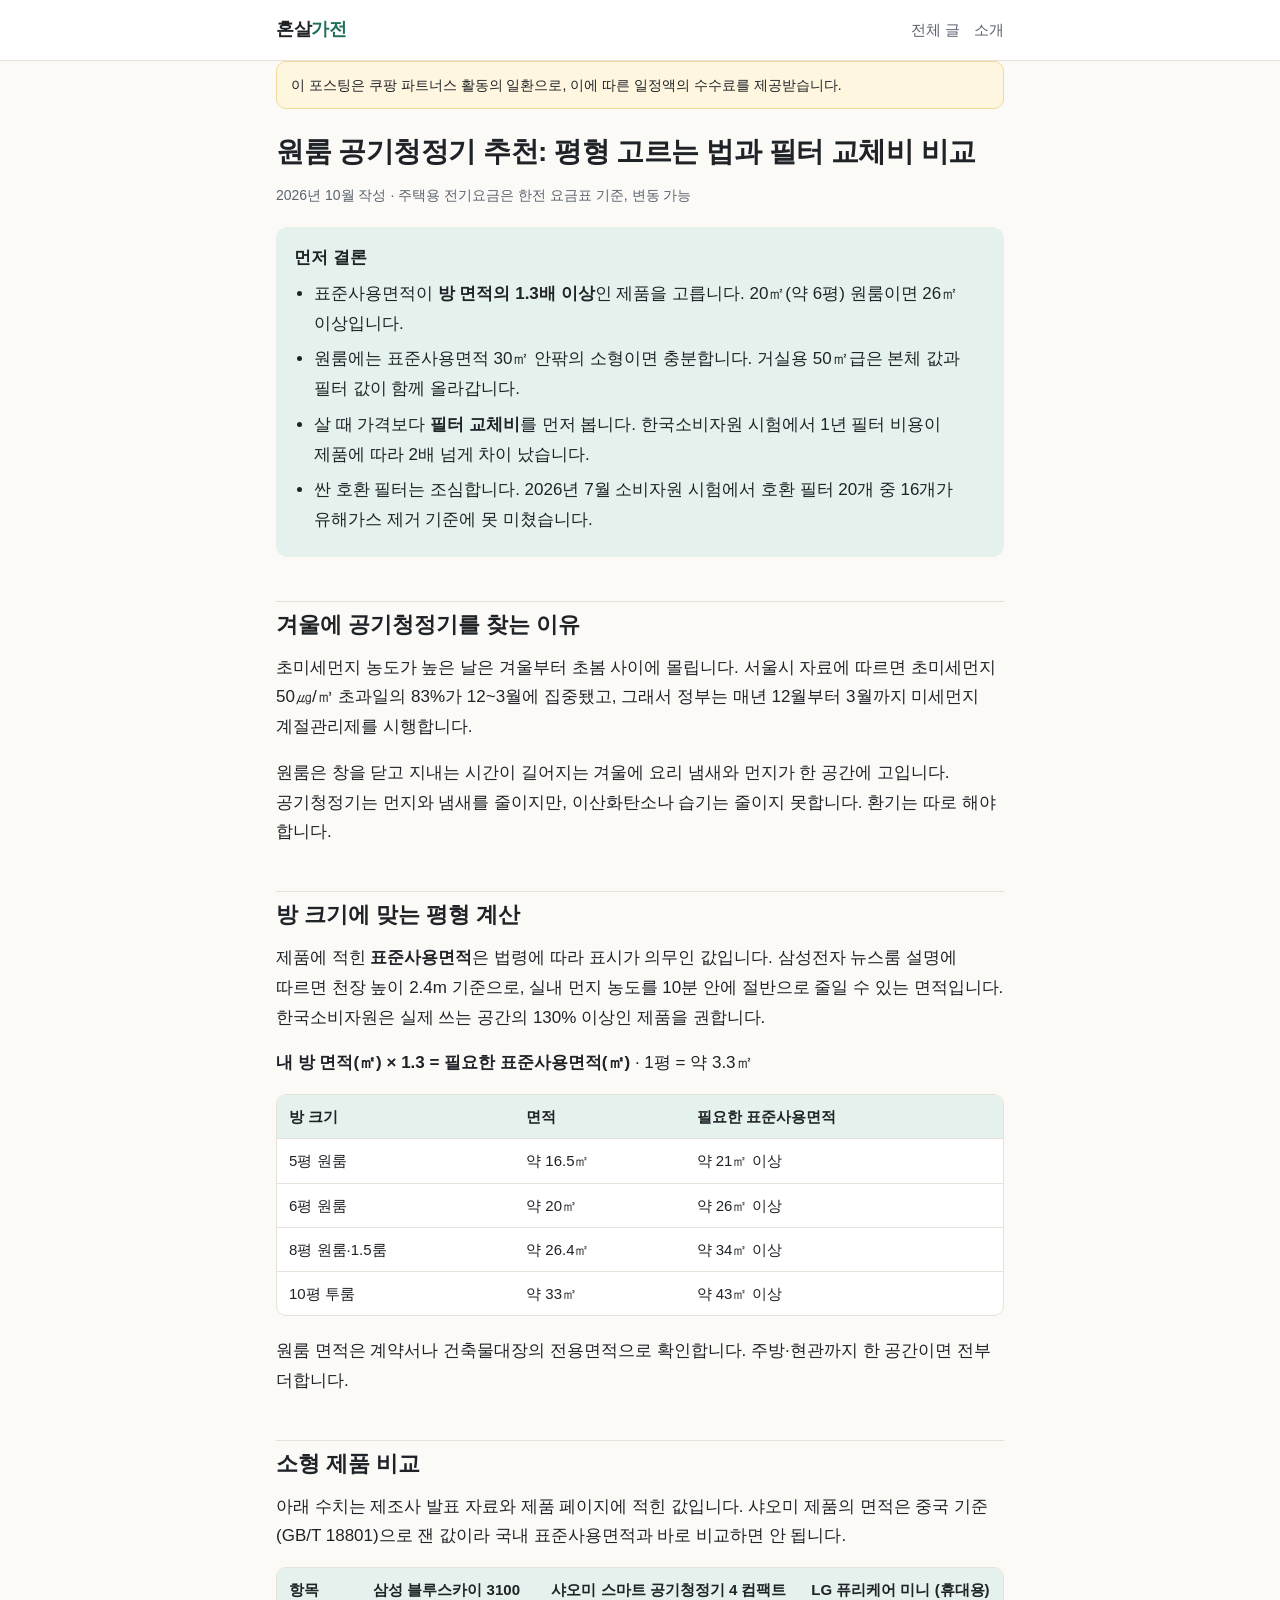
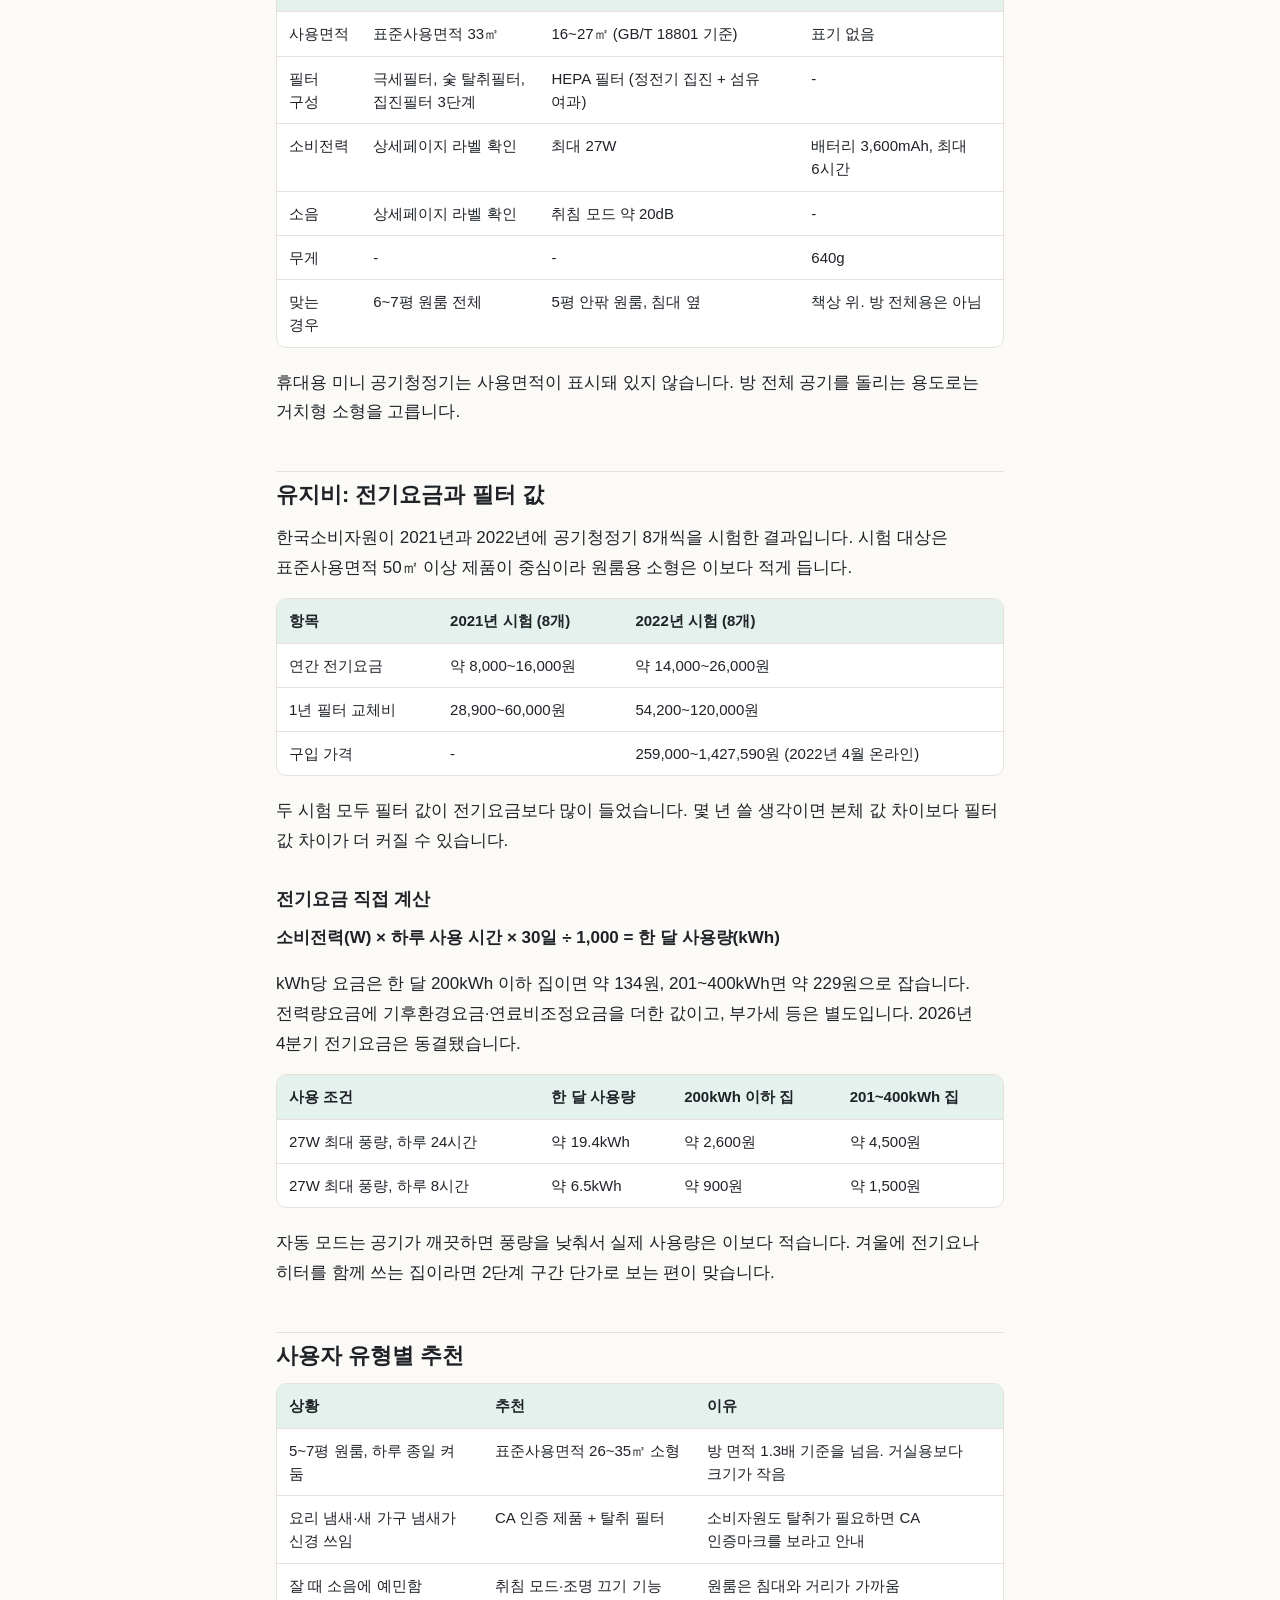
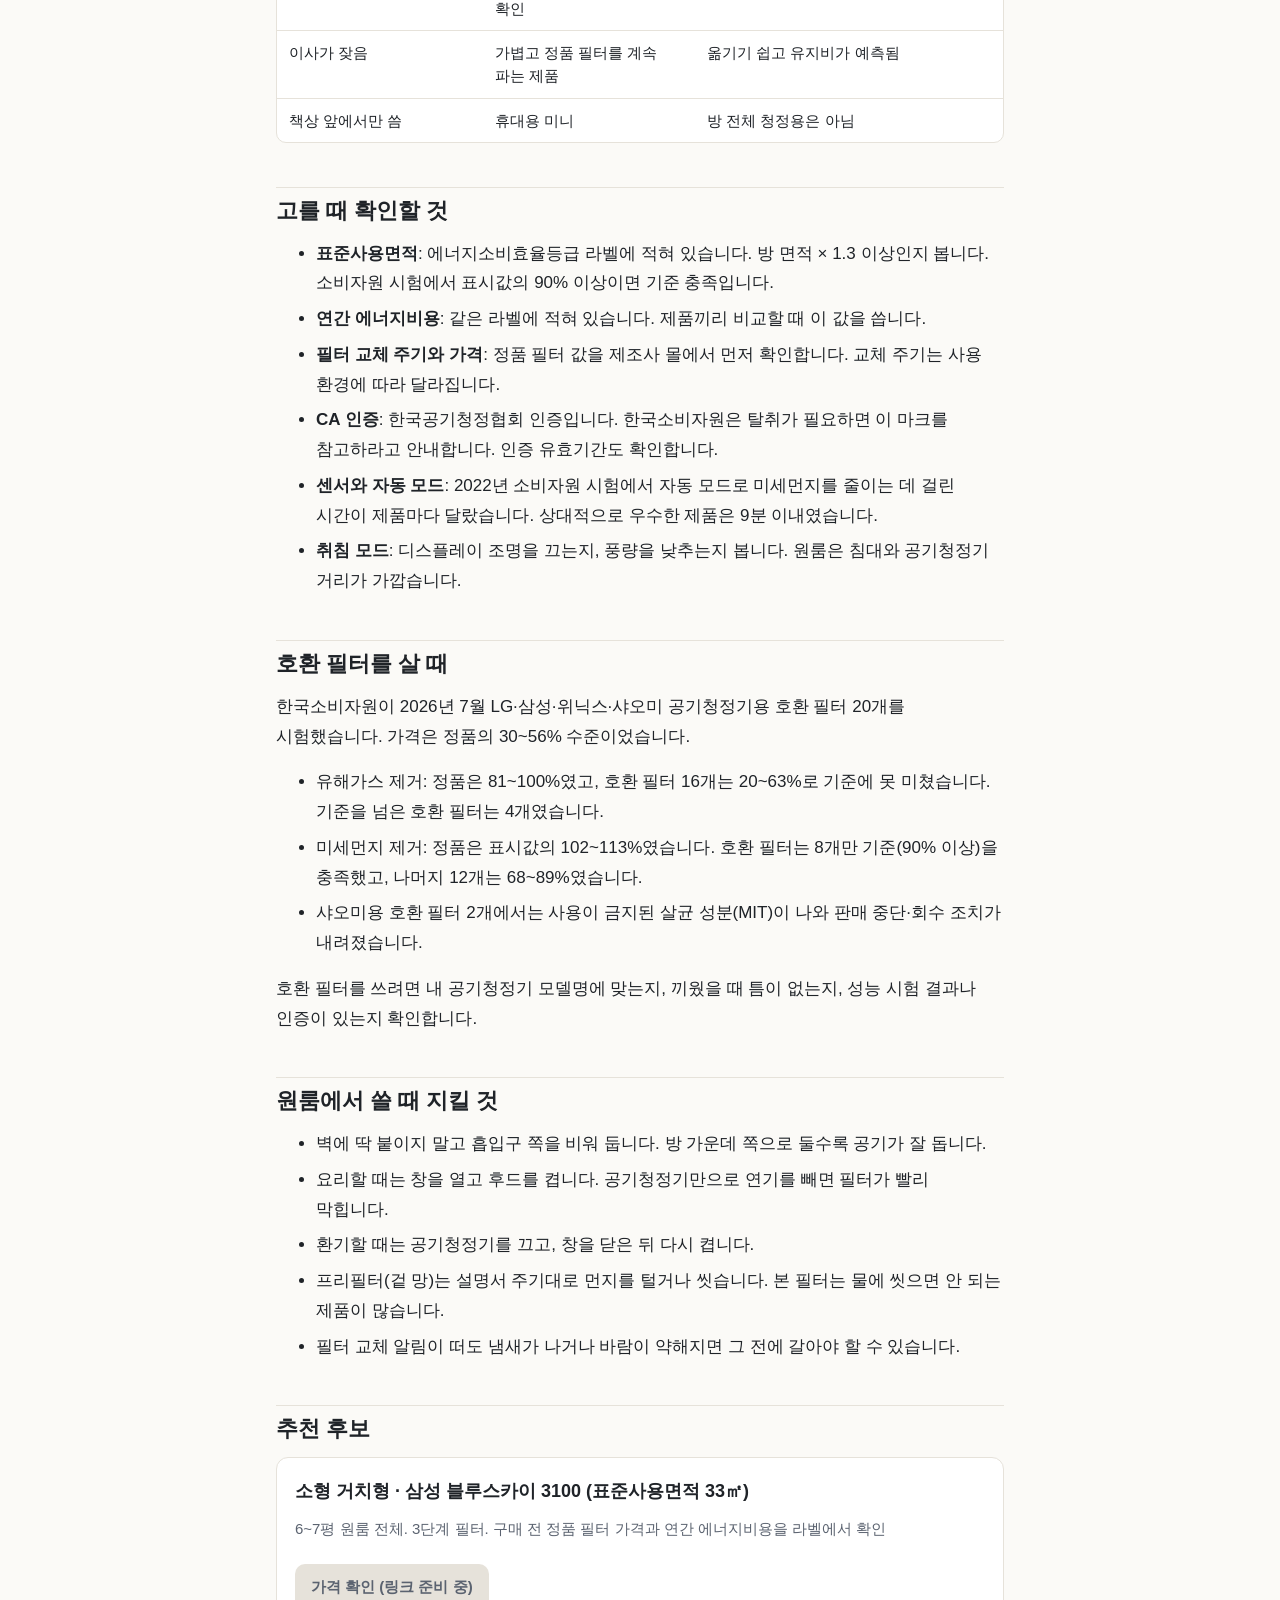
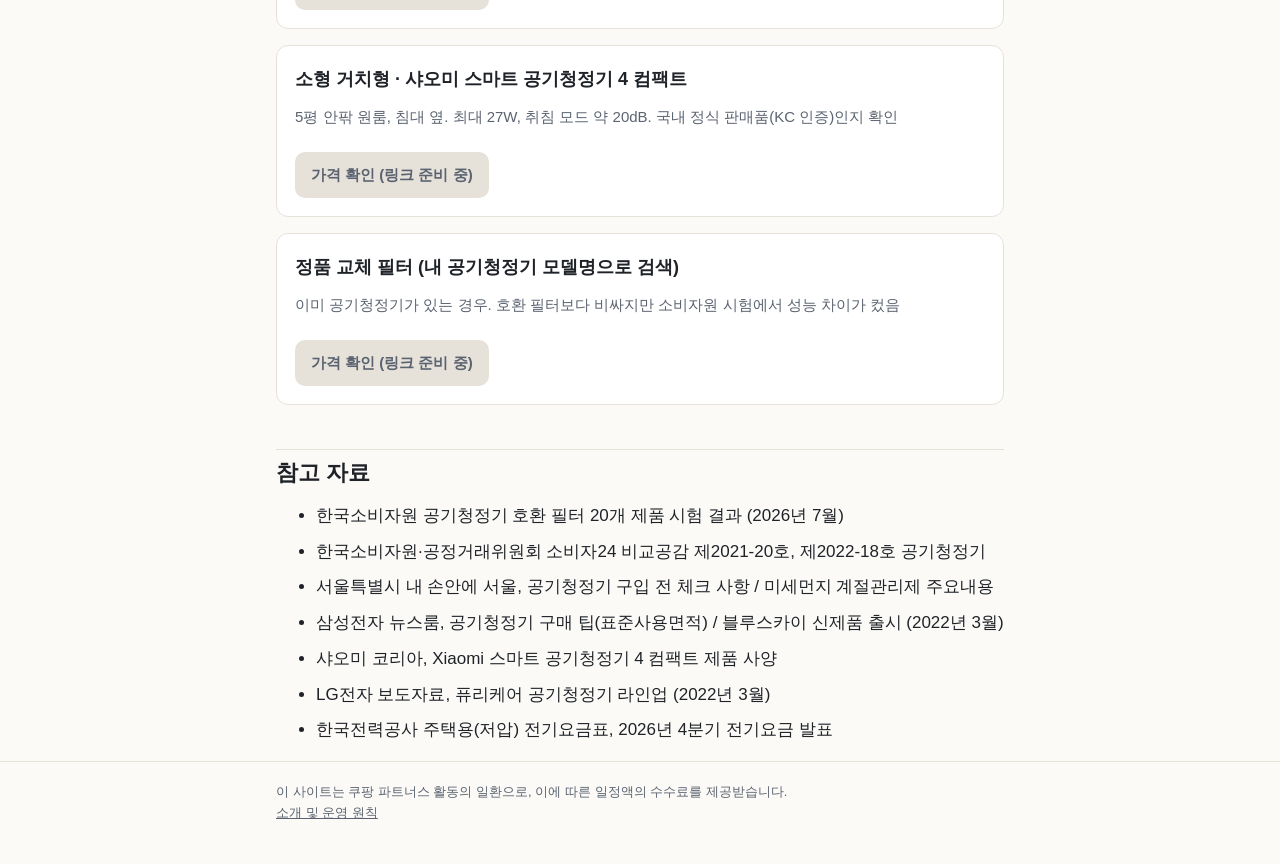
<file: posts/oneroom-air-purifier.html>
<!doctype html>
<html lang="ko">
<head>
<meta charset="utf-8">
<meta name="viewport" content="width=device-width, initial-scale=1">
<title>원룸 공기청정기 추천: 평형 고르는 법과 필터 교체비 비교 | 혼살가전</title>
<meta name="description" content="원룸·자취방에 맞는 공기청정기 크기(표준사용면적)를 계산하고, 한국소비자원 시험 결과로 연간 전기요금·필터 교체비를 비교합니다. 호환 필터 시험 결과 포함.">
<link rel="stylesheet" href="/assets/style.css">
</head>
<body>
<header class="site">
  <div class="wrap">
    <a class="brand" href="/">혼살<span>가전</span></a>
    <nav class="site"><a href="/">전체 글</a><a href="/about.html">소개</a></nav>
  </div>
</header>

<main class="wrap">
  <article>
    <p class="disclosure">이 포스팅은 쿠팡 파트너스 활동의 일환으로, 이에 따른 일정액의 수수료를 제공받습니다.</p>

    <h1>원룸 공기청정기 추천: 평형 고르는 법과 필터 교체비 비교</h1>
    <p class="meta">2026년 10월 작성 · 주택용 전기요금은 한전 요금표 기준, 변동 가능</p>

    <div class="summary">
      <strong>먼저 결론</strong>
      <ul>
        <li>표준사용면적이 <b>방 면적의 1.3배 이상</b>인 제품을 고릅니다. 20㎡(약 6평) 원룸이면 26㎡ 이상입니다.</li>
        <li>원룸에는 표준사용면적 30㎡ 안팎의 소형이면 충분합니다. 거실용 50㎡급은 본체 값과 필터 값이 함께 올라갑니다.</li>
        <li>살 때 가격보다 <b>필터 교체비</b>를 먼저 봅니다. 한국소비자원 시험에서 1년 필터 비용이 제품에 따라 2배 넘게 차이 났습니다.</li>
        <li>싼 호환 필터는 조심합니다. 2026년 7월 소비자원 시험에서 호환 필터 20개 중 16개가 유해가스 제거 기준에 못 미쳤습니다.</li>
      </ul>
    </div>

    <h2>겨울에 공기청정기를 찾는 이유</h2>
    <p>초미세먼지 농도가 높은 날은 겨울부터 초봄 사이에 몰립니다. 서울시 자료에 따르면 초미세먼지 50㎍/㎥ 초과일의 83%가 12~3월에 집중됐고, 그래서 정부는 매년 12월부터 3월까지 미세먼지 계절관리제를 시행합니다.</p>
    <p>원룸은 창을 닫고 지내는 시간이 길어지는 겨울에 요리 냄새와 먼지가 한 공간에 고입니다. 공기청정기는 먼지와 냄새를 줄이지만, 이산화탄소나 습기는 줄이지 못합니다. 환기는 따로 해야 합니다.</p>

    <h2>방 크기에 맞는 평형 계산</h2>
    <p>제품에 적힌 <b>표준사용면적</b>은 법령에 따라 표시가 의무인 값입니다. 삼성전자 뉴스룸 설명에 따르면 천장 높이 2.4m 기준으로, 실내 먼지 농도를 10분 안에 절반으로 줄일 수 있는 면적입니다. 한국소비자원은 실제 쓰는 공간의 130% 이상인 제품을 권합니다.</p>
    <p><b>내 방 면적(㎡) × 1.3 = 필요한 표준사용면적(㎡)</b> · 1평 = 약 3.3㎡</p>
    <div class="table-scroll">
      <table>
        <thead>
          <tr><th>방 크기</th><th>면적</th><th>필요한 표준사용면적</th></tr>
        </thead>
        <tbody>
          <tr><td>5평 원룸</td><td>약 16.5㎡</td><td>약 21㎡ 이상</td></tr>
          <tr><td>6평 원룸</td><td>약 20㎡</td><td>약 26㎡ 이상</td></tr>
          <tr><td>8평 원룸·1.5룸</td><td>약 26.4㎡</td><td>약 34㎡ 이상</td></tr>
          <tr><td>10평 투룸</td><td>약 33㎡</td><td>약 43㎡ 이상</td></tr>
        </tbody>
      </table>
    </div>
    <p>원룸 면적은 계약서나 건축물대장의 전용면적으로 확인합니다. 주방·현관까지 한 공간이면 전부 더합니다.</p>

    <h2>소형 제품 비교</h2>
    <p>아래 수치는 제조사 발표 자료와 제품 페이지에 적힌 값입니다. 샤오미 제품의 면적은 중국 기준(GB/T 18801)으로 잰 값이라 국내 표준사용면적과 바로 비교하면 안 됩니다.</p>
    <div class="table-scroll">
      <table>
        <thead>
          <tr><th>항목</th><th>삼성 블루스카이 3100</th><th>샤오미 스마트 공기청정기 4 컴팩트</th><th>LG 퓨리케어 미니 (휴대용)</th></tr>
        </thead>
        <tbody>
          <tr><td>사용면적</td><td>표준사용면적 33㎡</td><td>16~27㎡ (GB/T 18801 기준)</td><td>표기 없음</td></tr>
          <tr><td>필터 구성</td><td>극세필터, 숯 탈취필터, 집진필터 3단계</td><td>HEPA 필터 (정전기 집진 + 섬유 여과)</td><td>-</td></tr>
          <tr><td>소비전력</td><td>상세페이지 라벨 확인</td><td>최대 27W</td><td>배터리 3,600mAh, 최대 6시간</td></tr>
          <tr><td>소음</td><td>상세페이지 라벨 확인</td><td>취침 모드 약 20dB</td><td>-</td></tr>
          <tr><td>무게</td><td>-</td><td>-</td><td>640g</td></tr>
          <tr><td>맞는 경우</td><td>6~7평 원룸 전체</td><td>5평 안팎 원룸, 침대 옆</td><td>책상 위. 방 전체용은 아님</td></tr>
        </tbody>
      </table>
    </div>
    <p>휴대용 미니 공기청정기는 사용면적이 표시돼 있지 않습니다. 방 전체 공기를 돌리는 용도로는 거치형 소형을 고릅니다.</p>

    <h2>유지비: 전기요금과 필터 값</h2>
    <p>한국소비자원이 2021년과 2022년에 공기청정기 8개씩을 시험한 결과입니다. 시험 대상은 표준사용면적 50㎡ 이상 제품이 중심이라 원룸용 소형은 이보다 적게 듭니다.</p>
    <div class="table-scroll">
      <table>
        <thead>
          <tr><th>항목</th><th>2021년 시험 (8개)</th><th>2022년 시험 (8개)</th></tr>
        </thead>
        <tbody>
          <tr><td>연간 전기요금</td><td>약 8,000~16,000원</td><td>약 14,000~26,000원</td></tr>
          <tr><td>1년 필터 교체비</td><td>28,900~60,000원</td><td>54,200~120,000원</td></tr>
          <tr><td>구입 가격</td><td>-</td><td>259,000~1,427,590원 (2022년 4월 온라인)</td></tr>
        </tbody>
      </table>
    </div>
    <p>두 시험 모두 필터 값이 전기요금보다 많이 들었습니다. 몇 년 쓸 생각이면 본체 값 차이보다 필터 값 차이가 더 커질 수 있습니다.</p>

    <h3>전기요금 직접 계산</h3>
    <p><b>소비전력(W) × 하루 사용 시간 × 30일 ÷ 1,000 = 한 달 사용량(kWh)</b></p>
    <p>kWh당 요금은 한 달 200kWh 이하 집이면 약 134원, 201~400kWh면 약 229원으로 잡습니다. 전력량요금에 기후환경요금·연료비조정요금을 더한 값이고, 부가세 등은 별도입니다. 2026년 4분기 전기요금은 동결됐습니다.</p>
    <div class="table-scroll">
      <table>
        <thead>
          <tr><th>사용 조건</th><th>한 달 사용량</th><th>200kWh 이하 집</th><th>201~400kWh 집</th></tr>
        </thead>
        <tbody>
          <tr><td>27W 최대 풍량, 하루 24시간</td><td>약 19.4kWh</td><td>약 2,600원</td><td>약 4,500원</td></tr>
          <tr><td>27W 최대 풍량, 하루 8시간</td><td>약 6.5kWh</td><td>약 900원</td><td>약 1,500원</td></tr>
        </tbody>
      </table>
    </div>
    <p>자동 모드는 공기가 깨끗하면 풍량을 낮춰서 실제 사용량은 이보다 적습니다. 겨울에 전기요나 히터를 함께 쓰는 집이라면 2단계 구간 단가로 보는 편이 맞습니다.</p>

    <h2>사용자 유형별 추천</h2>
    <div class="table-scroll">
      <table>
        <thead>
          <tr><th>상황</th><th>추천</th><th>이유</th></tr>
        </thead>
        <tbody>
          <tr><td>5~7평 원룸, 하루 종일 켜 둠</td><td>표준사용면적 26~35㎡ 소형</td><td>방 면적 1.3배 기준을 넘음. 거실용보다 크기가 작음</td></tr>
          <tr><td>요리 냄새·새 가구 냄새가 신경 쓰임</td><td>CA 인증 제품 + 탈취 필터</td><td>소비자원도 탈취가 필요하면 CA 인증마크를 보라고 안내</td></tr>
          <tr><td>잘 때 소음에 예민함</td><td>취침 모드·조명 끄기 기능 확인</td><td>원룸은 침대와 거리가 가까움</td></tr>
          <tr><td>이사가 잦음</td><td>가볍고 정품 필터를 계속 파는 제품</td><td>옮기기 쉽고 유지비가 예측됨</td></tr>
          <tr><td>책상 앞에서만 씀</td><td>휴대용 미니</td><td>방 전체 청정용은 아님</td></tr>
        </tbody>
      </table>
    </div>

    <h2>고를 때 확인할 것</h2>
    <ul>
      <li><b>표준사용면적</b>: 에너지소비효율등급 라벨에 적혀 있습니다. 방 면적 × 1.3 이상인지 봅니다. 소비자원 시험에서 표시값의 90% 이상이면 기준 충족입니다.</li>
      <li><b>연간 에너지비용</b>: 같은 라벨에 적혀 있습니다. 제품끼리 비교할 때 이 값을 씁니다.</li>
      <li><b>필터 교체 주기와 가격</b>: 정품 필터 값을 제조사 몰에서 먼저 확인합니다. 교체 주기는 사용 환경에 따라 달라집니다.</li>
      <li><b>CA 인증</b>: 한국공기청정협회 인증입니다. 한국소비자원은 탈취가 필요하면 이 마크를 참고하라고 안내합니다. 인증 유효기간도 확인합니다.</li>
      <li><b>센서와 자동 모드</b>: 2022년 소비자원 시험에서 자동 모드로 미세먼지를 줄이는 데 걸린 시간이 제품마다 달랐습니다. 상대적으로 우수한 제품은 9분 이내였습니다.</li>
      <li><b>취침 모드</b>: 디스플레이 조명을 끄는지, 풍량을 낮추는지 봅니다. 원룸은 침대와 공기청정기 거리가 가깝습니다.</li>
    </ul>

    <h2>호환 필터를 살 때</h2>
    <p>한국소비자원이 2026년 7월 LG·삼성·위닉스·샤오미 공기청정기용 호환 필터 20개를 시험했습니다. 가격은 정품의 30~56% 수준이었습니다.</p>
    <ul>
      <li>유해가스 제거: 정품은 81~100%였고, 호환 필터 16개는 20~63%로 기준에 못 미쳤습니다. 기준을 넘은 호환 필터는 4개였습니다.</li>
      <li>미세먼지 제거: 정품은 표시값의 102~113%였습니다. 호환 필터는 8개만 기준(90% 이상)을 충족했고, 나머지 12개는 68~89%였습니다.</li>
      <li>샤오미용 호환 필터 2개에서는 사용이 금지된 살균 성분(MIT)이 나와 판매 중단·회수 조치가 내려졌습니다.</li>
    </ul>
    <p>호환 필터를 쓰려면 내 공기청정기 모델명에 맞는지, 끼웠을 때 틈이 없는지, 성능 시험 결과나 인증이 있는지 확인합니다.</p>

    <h2>원룸에서 쓸 때 지킬 것</h2>
    <ul>
      <li>벽에 딱 붙이지 말고 흡입구 쪽을 비워 둡니다. 방 가운데 쪽으로 둘수록 공기가 잘 돕니다.</li>
      <li>요리할 때는 창을 열고 후드를 켭니다. 공기청정기만으로 연기를 빼면 필터가 빨리 막힙니다.</li>
      <li>환기할 때는 공기청정기를 끄고, 창을 닫은 뒤 다시 켭니다.</li>
      <li>프리필터(겉 망)는 설명서 주기대로 먼지를 털거나 씻습니다. 본 필터는 물에 씻으면 안 되는 제품이 많습니다.</li>
      <li>필터 교체 알림이 떠도 냄새가 나거나 바람이 약해지면 그 전에 갈아야 할 수 있습니다.</li>
    </ul>

    <h2>추천 후보</h2>
    <div class="pick">
      <h3>소형 거치형 · 삼성 블루스카이 3100 (표준사용면적 33㎡)</h3>
      <p class="for">6~7평 원룸 전체. 3단계 필터. 구매 전 정품 필터 가격과 연간 에너지비용을 라벨에서 확인</p>
      <a class="btn pending" href="#" rel="sponsored nofollow">가격 확인 (링크 준비 중)</a>
    </div>
    <div class="pick">
      <h3>소형 거치형 · 샤오미 스마트 공기청정기 4 컴팩트</h3>
      <p class="for">5평 안팎 원룸, 침대 옆. 최대 27W, 취침 모드 약 20dB. 국내 정식 판매품(KC 인증)인지 확인</p>
      <a class="btn pending" href="#" rel="sponsored nofollow">가격 확인 (링크 준비 중)</a>
    </div>
    <div class="pick">
      <h3>정품 교체 필터 (내 공기청정기 모델명으로 검색)</h3>
      <p class="for">이미 공기청정기가 있는 경우. 호환 필터보다 비싸지만 소비자원 시험에서 성능 차이가 컸음</p>
      <a class="btn pending" href="#" rel="sponsored nofollow">가격 확인 (링크 준비 중)</a>
    </div>

    <h2>참고 자료</h2>
    <ul>
      <li>한국소비자원 공기청정기 호환 필터 20개 제품 시험 결과 (2026년 7월)</li>
      <li>한국소비자원·공정거래위원회 소비자24 비교공감 제2021-20호, 제2022-18호 공기청정기</li>
      <li>서울특별시 내 손안에 서울, 공기청정기 구입 전 체크 사항 / 미세먼지 계절관리제 주요내용</li>
      <li>삼성전자 뉴스룸, 공기청정기 구매 팁(표준사용면적) / 블루스카이 신제품 출시 (2022년 3월)</li>
      <li>샤오미 코리아, Xiaomi 스마트 공기청정기 4 컴팩트 제품 사양</li>
      <li>LG전자 보도자료, 퓨리케어 공기청정기 라인업 (2022년 3월)</li>
      <li>한국전력공사 주택용(저압) 전기요금표, 2026년 4분기 전기요금 발표</li>
    </ul>
  </article>
</main>

<footer class="site">
  <div class="wrap">
    이 사이트는 쿠팡 파트너스 활동의 일환으로, 이에 따른 일정액의 수수료를 제공받습니다.<br>
    <a href="/about.html">소개 및 운영 원칙</a>
  </div>
</footer>
</body>
</html>
</file>
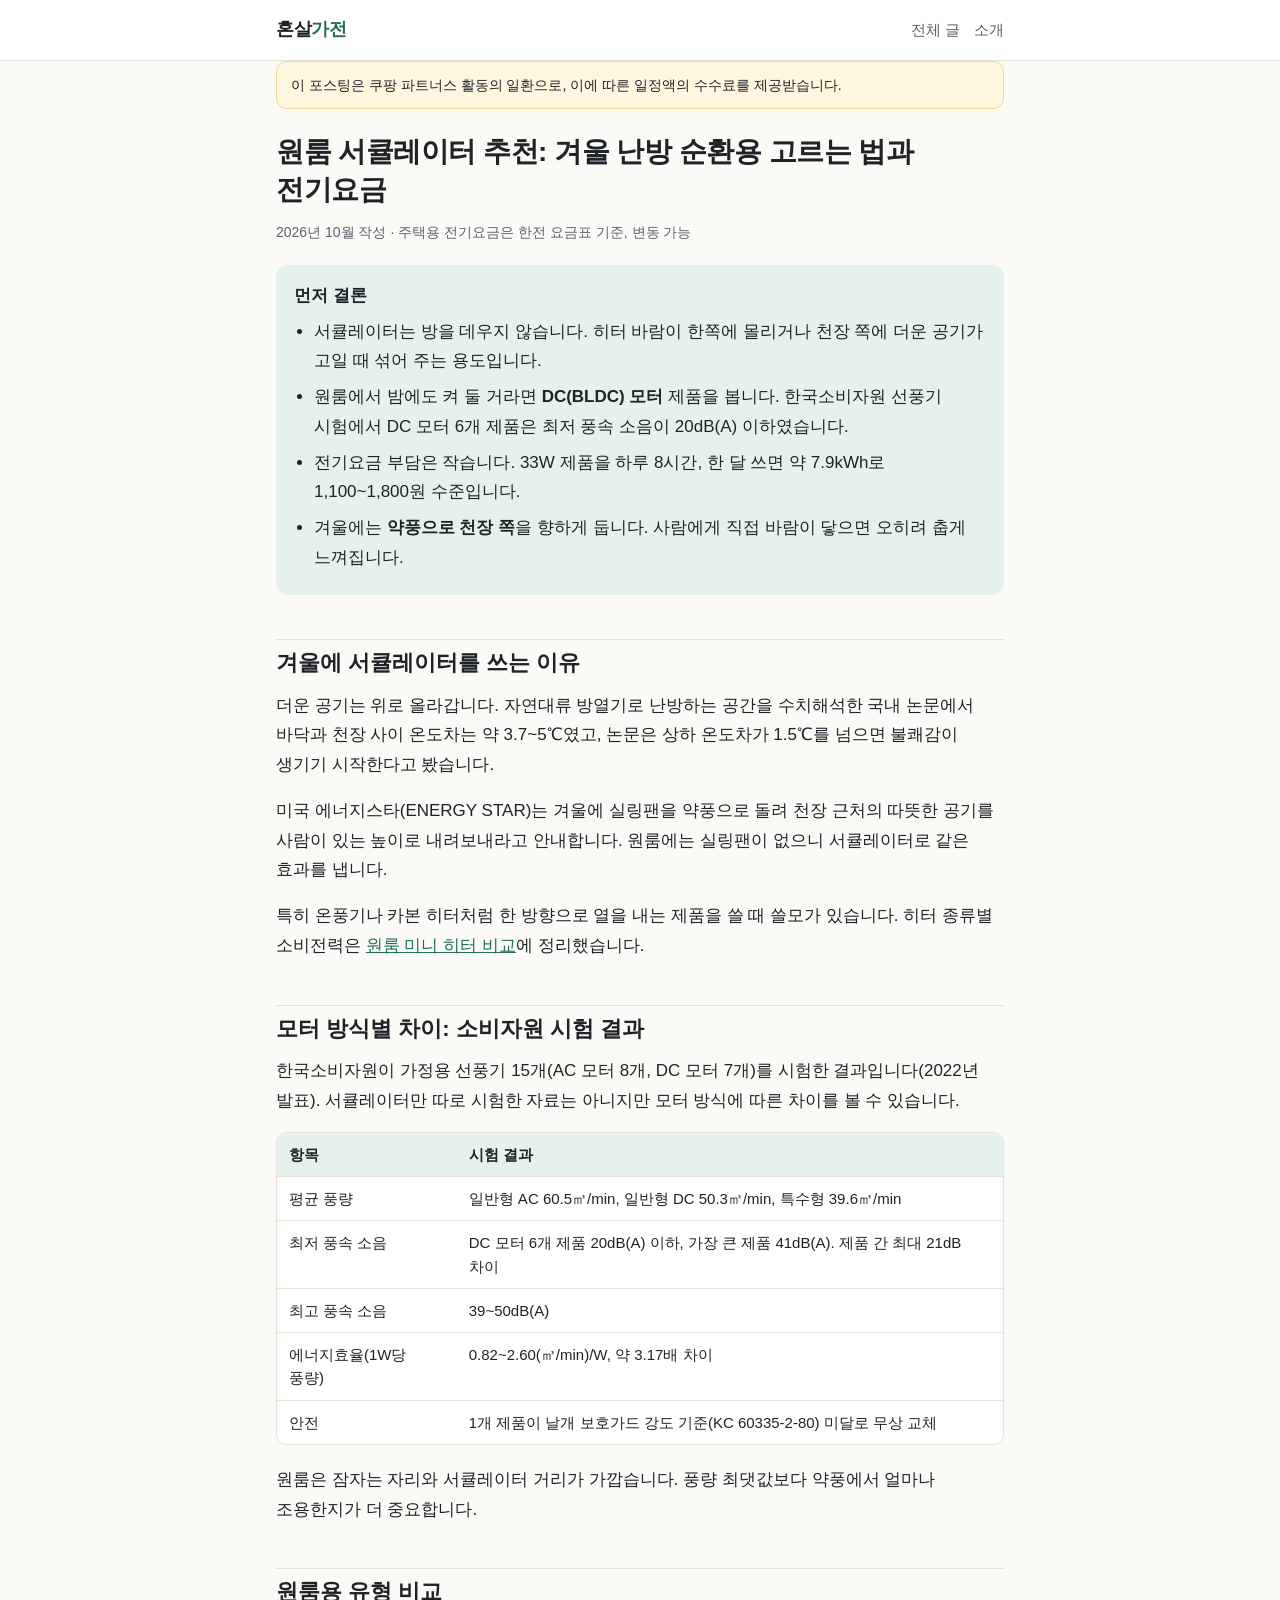
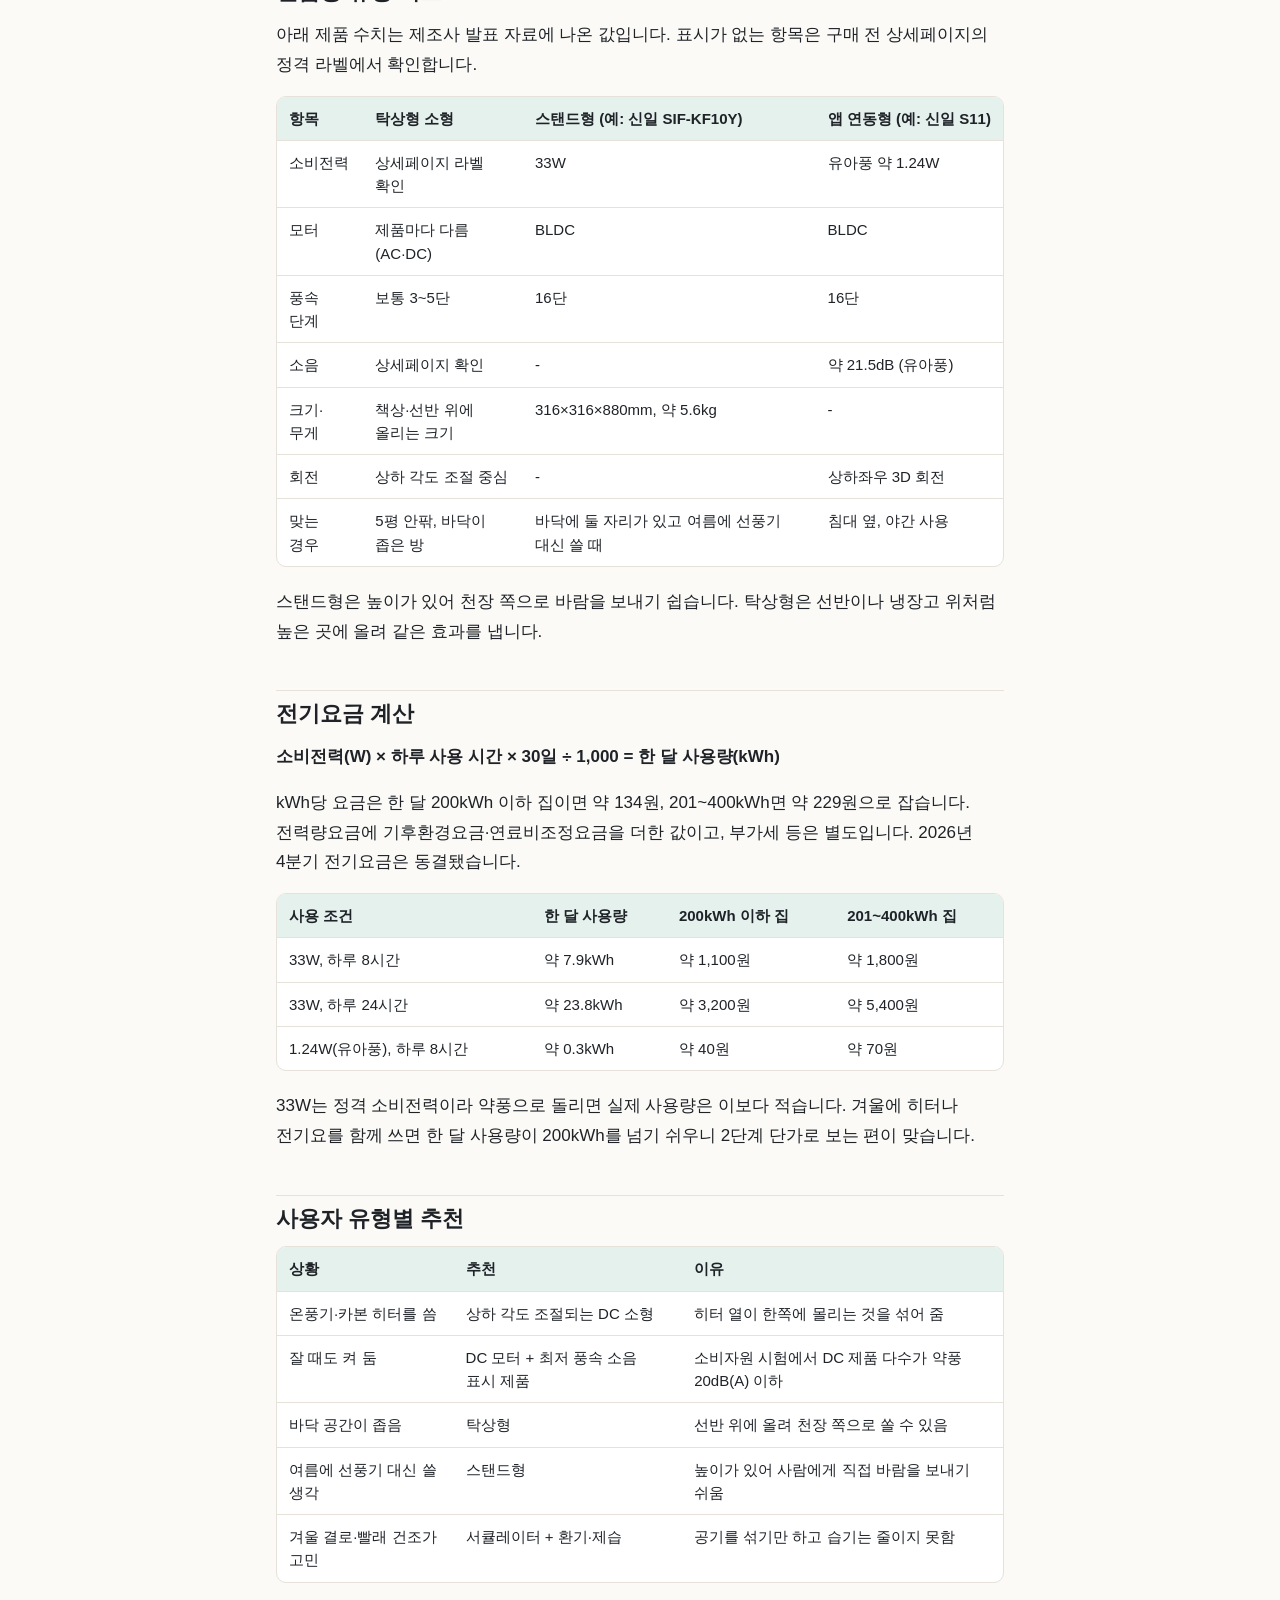
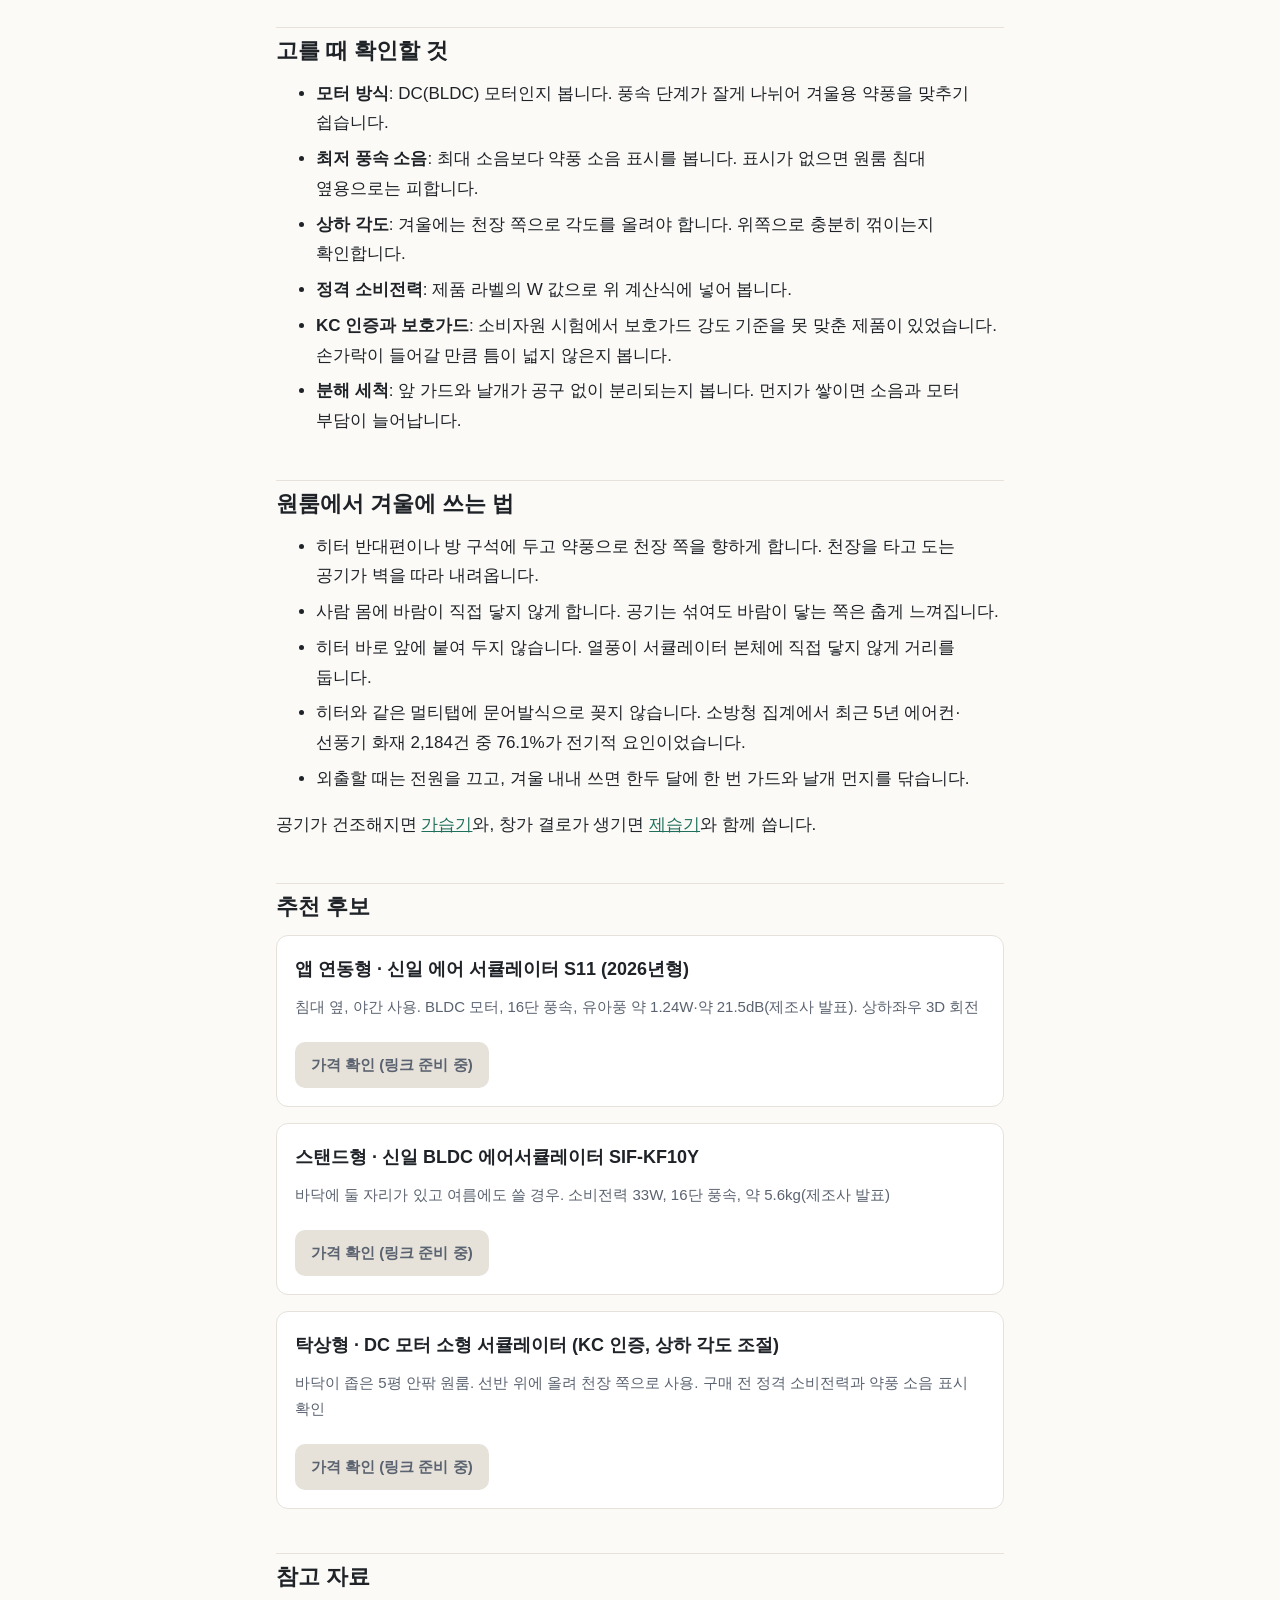
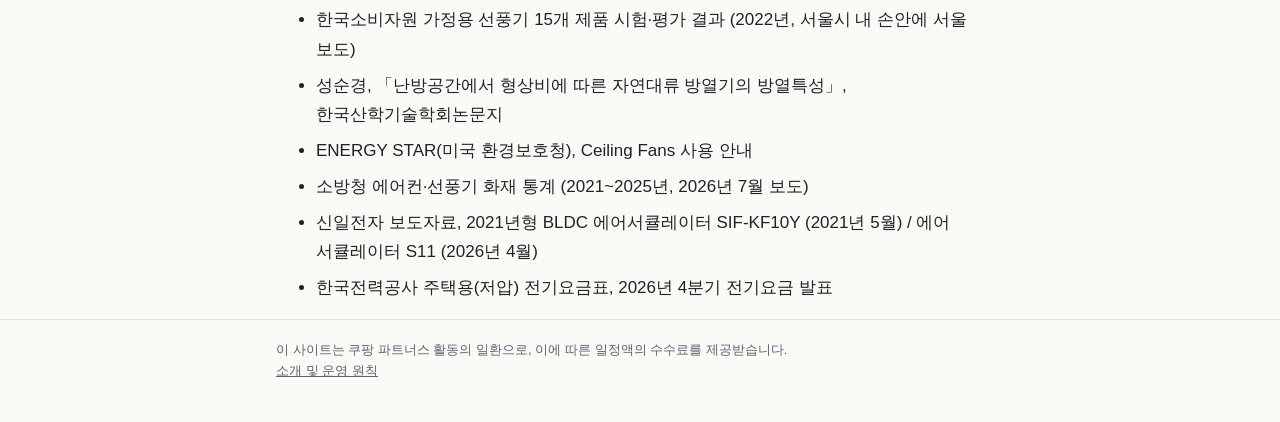
<file: posts/oneroom-circulator.html>
<!doctype html>
<html lang="ko">
<head>
<meta charset="utf-8">
<meta name="viewport" content="width=device-width, initial-scale=1">
<title>원룸 서큘레이터 추천: 겨울 난방 순환용 고르는 법과 전기요금 | 혼살가전</title>
<meta name="description" content="원룸·자취방에서 히터와 함께 쓸 서큘레이터 고르는 기준. 한국소비자원 선풍기 시험으로 본 AC·DC 모터 소음과 효율 차이, 한 달 전기요금 계산, 겨울 배치법.">
<link rel="stylesheet" href="/assets/style.css">
</head>
<body>
<header class="site">
  <div class="wrap">
    <a class="brand" href="/">혼살<span>가전</span></a>
    <nav class="site"><a href="/">전체 글</a><a href="/about.html">소개</a></nav>
  </div>
</header>

<main class="wrap">
  <article>
    <p class="disclosure">이 포스팅은 쿠팡 파트너스 활동의 일환으로, 이에 따른 일정액의 수수료를 제공받습니다.</p>

    <h1>원룸 서큘레이터 추천: 겨울 난방 순환용 고르는 법과 전기요금</h1>
    <p class="meta">2026년 10월 작성 · 주택용 전기요금은 한전 요금표 기준, 변동 가능</p>

    <div class="summary">
      <strong>먼저 결론</strong>
      <ul>
        <li>서큘레이터는 방을 데우지 않습니다. 히터 바람이 한쪽에 몰리거나 천장 쪽에 더운 공기가 고일 때 섞어 주는 용도입니다.</li>
        <li>원룸에서 밤에도 켜 둘 거라면 <b>DC(BLDC) 모터</b> 제품을 봅니다. 한국소비자원 선풍기 시험에서 DC 모터 6개 제품은 최저 풍속 소음이 20dB(A) 이하였습니다.</li>
        <li>전기요금 부담은 작습니다. 33W 제품을 하루 8시간, 한 달 쓰면 약 7.9kWh로 1,100~1,800원 수준입니다.</li>
        <li>겨울에는 <b>약풍으로 천장 쪽</b>을 향하게 둡니다. 사람에게 직접 바람이 닿으면 오히려 춥게 느껴집니다.</li>
      </ul>
    </div>

    <h2>겨울에 서큘레이터를 쓰는 이유</h2>
    <p>더운 공기는 위로 올라갑니다. 자연대류 방열기로 난방하는 공간을 수치해석한 국내 논문에서 바닥과 천장 사이 온도차는 약 3.7~5℃였고, 논문은 상하 온도차가 1.5℃를 넘으면 불쾌감이 생기기 시작한다고 봤습니다.</p>
    <p>미국 에너지스타(ENERGY STAR)는 겨울에 실링팬을 약풍으로 돌려 천장 근처의 따뜻한 공기를 사람이 있는 높이로 내려보내라고 안내합니다. 원룸에는 실링팬이 없으니 서큘레이터로 같은 효과를 냅니다.</p>
    <p>특히 온풍기나 카본 히터처럼 한 방향으로 열을 내는 제품을 쓸 때 쓸모가 있습니다. 히터 종류별 소비전력은 <a href="/posts/oneroom-mini-heater.html">원룸 미니 히터 비교</a>에 정리했습니다.</p>

    <h2>모터 방식별 차이: 소비자원 시험 결과</h2>
    <p>한국소비자원이 가정용 선풍기 15개(AC 모터 8개, DC 모터 7개)를 시험한 결과입니다(2022년 발표). 서큘레이터만 따로 시험한 자료는 아니지만 모터 방식에 따른 차이를 볼 수 있습니다.</p>
    <div class="table-scroll">
      <table>
        <thead>
          <tr><th>항목</th><th>시험 결과</th></tr>
        </thead>
        <tbody>
          <tr><td>평균 풍량</td><td>일반형 AC 60.5㎥/min, 일반형 DC 50.3㎥/min, 특수형 39.6㎥/min</td></tr>
          <tr><td>최저 풍속 소음</td><td>DC 모터 6개 제품 20dB(A) 이하, 가장 큰 제품 41dB(A). 제품 간 최대 21dB 차이</td></tr>
          <tr><td>최고 풍속 소음</td><td>39~50dB(A)</td></tr>
          <tr><td>에너지효율(1W당 풍량)</td><td>0.82~2.60(㎥/min)/W, 약 3.17배 차이</td></tr>
          <tr><td>안전</td><td>1개 제품이 날개 보호가드 강도 기준(KC 60335-2-80) 미달로 무상 교체</td></tr>
        </tbody>
      </table>
    </div>
    <p>원룸은 잠자는 자리와 서큘레이터 거리가 가깝습니다. 풍량 최댓값보다 약풍에서 얼마나 조용한지가 더 중요합니다.</p>

    <h2>원룸용 유형 비교</h2>
    <p>아래 제품 수치는 제조사 발표 자료에 나온 값입니다. 표시가 없는 항목은 구매 전 상세페이지의 정격 라벨에서 확인합니다.</p>
    <div class="table-scroll">
      <table>
        <thead>
          <tr><th>항목</th><th>탁상형 소형</th><th>스탠드형 (예: 신일 SIF-KF10Y)</th><th>앱 연동형 (예: 신일 S11)</th></tr>
        </thead>
        <tbody>
          <tr><td>소비전력</td><td>상세페이지 라벨 확인</td><td>33W</td><td>유아풍 약 1.24W</td></tr>
          <tr><td>모터</td><td>제품마다 다름 (AC·DC)</td><td>BLDC</td><td>BLDC</td></tr>
          <tr><td>풍속 단계</td><td>보통 3~5단</td><td>16단</td><td>16단</td></tr>
          <tr><td>소음</td><td>상세페이지 확인</td><td>-</td><td>약 21.5dB (유아풍)</td></tr>
          <tr><td>크기·무게</td><td>책상·선반 위에 올리는 크기</td><td>316×316×880mm, 약 5.6kg</td><td>-</td></tr>
          <tr><td>회전</td><td>상하 각도 조절 중심</td><td>-</td><td>상하좌우 3D 회전</td></tr>
          <tr><td>맞는 경우</td><td>5평 안팎, 바닥이 좁은 방</td><td>바닥에 둘 자리가 있고 여름에 선풍기 대신 쓸 때</td><td>침대 옆, 야간 사용</td></tr>
        </tbody>
      </table>
    </div>
    <p>스탠드형은 높이가 있어 천장 쪽으로 바람을 보내기 쉽습니다. 탁상형은 선반이나 냉장고 위처럼 높은 곳에 올려 같은 효과를 냅니다.</p>

    <h2>전기요금 계산</h2>
    <p><b>소비전력(W) × 하루 사용 시간 × 30일 ÷ 1,000 = 한 달 사용량(kWh)</b></p>
    <p>kWh당 요금은 한 달 200kWh 이하 집이면 약 134원, 201~400kWh면 약 229원으로 잡습니다. 전력량요금에 기후환경요금·연료비조정요금을 더한 값이고, 부가세 등은 별도입니다. 2026년 4분기 전기요금은 동결됐습니다.</p>
    <div class="table-scroll">
      <table>
        <thead>
          <tr><th>사용 조건</th><th>한 달 사용량</th><th>200kWh 이하 집</th><th>201~400kWh 집</th></tr>
        </thead>
        <tbody>
          <tr><td>33W, 하루 8시간</td><td>약 7.9kWh</td><td>약 1,100원</td><td>약 1,800원</td></tr>
          <tr><td>33W, 하루 24시간</td><td>약 23.8kWh</td><td>약 3,200원</td><td>약 5,400원</td></tr>
          <tr><td>1.24W(유아풍), 하루 8시간</td><td>약 0.3kWh</td><td>약 40원</td><td>약 70원</td></tr>
        </tbody>
      </table>
    </div>
    <p>33W는 정격 소비전력이라 약풍으로 돌리면 실제 사용량은 이보다 적습니다. 겨울에 히터나 전기요를 함께 쓰면 한 달 사용량이 200kWh를 넘기 쉬우니 2단계 단가로 보는 편이 맞습니다.</p>

    <h2>사용자 유형별 추천</h2>
    <div class="table-scroll">
      <table>
        <thead>
          <tr><th>상황</th><th>추천</th><th>이유</th></tr>
        </thead>
        <tbody>
          <tr><td>온풍기·카본 히터를 씀</td><td>상하 각도 조절되는 DC 소형</td><td>히터 열이 한쪽에 몰리는 것을 섞어 줌</td></tr>
          <tr><td>잘 때도 켜 둠</td><td>DC 모터 + 최저 풍속 소음 표시 제품</td><td>소비자원 시험에서 DC 제품 다수가 약풍 20dB(A) 이하</td></tr>
          <tr><td>바닥 공간이 좁음</td><td>탁상형</td><td>선반 위에 올려 천장 쪽으로 쏠 수 있음</td></tr>
          <tr><td>여름에 선풍기 대신 쓸 생각</td><td>스탠드형</td><td>높이가 있어 사람에게 직접 바람을 보내기 쉬움</td></tr>
          <tr><td>겨울 결로·빨래 건조가 고민</td><td>서큘레이터 + 환기·제습</td><td>공기를 섞기만 하고 습기는 줄이지 못함</td></tr>
        </tbody>
      </table>
    </div>

    <h2>고를 때 확인할 것</h2>
    <ul>
      <li><b>모터 방식</b>: DC(BLDC) 모터인지 봅니다. 풍속 단계가 잘게 나뉘어 겨울용 약풍을 맞추기 쉽습니다.</li>
      <li><b>최저 풍속 소음</b>: 최대 소음보다 약풍 소음 표시를 봅니다. 표시가 없으면 원룸 침대 옆용으로는 피합니다.</li>
      <li><b>상하 각도</b>: 겨울에는 천장 쪽으로 각도를 올려야 합니다. 위쪽으로 충분히 꺾이는지 확인합니다.</li>
      <li><b>정격 소비전력</b>: 제품 라벨의 W 값으로 위 계산식에 넣어 봅니다.</li>
      <li><b>KC 인증과 보호가드</b>: 소비자원 시험에서 보호가드 강도 기준을 못 맞춘 제품이 있었습니다. 손가락이 들어갈 만큼 틈이 넓지 않은지 봅니다.</li>
      <li><b>분해 세척</b>: 앞 가드와 날개가 공구 없이 분리되는지 봅니다. 먼지가 쌓이면 소음과 모터 부담이 늘어납니다.</li>
    </ul>

    <h2>원룸에서 겨울에 쓰는 법</h2>
    <ul>
      <li>히터 반대편이나 방 구석에 두고 약풍으로 천장 쪽을 향하게 합니다. 천장을 타고 도는 공기가 벽을 따라 내려옵니다.</li>
      <li>사람 몸에 바람이 직접 닿지 않게 합니다. 공기는 섞여도 바람이 닿는 쪽은 춥게 느껴집니다.</li>
      <li>히터 바로 앞에 붙여 두지 않습니다. 열풍이 서큘레이터 본체에 직접 닿지 않게 거리를 둡니다.</li>
      <li>히터와 같은 멀티탭에 문어발식으로 꽂지 않습니다. 소방청 집계에서 최근 5년 에어컨·선풍기 화재 2,184건 중 76.1%가 전기적 요인이었습니다.</li>
      <li>외출할 때는 전원을 끄고, 겨울 내내 쓰면 한두 달에 한 번 가드와 날개 먼지를 닦습니다.</li>
    </ul>
    <p>공기가 건조해지면 <a href="/posts/oneroom-humidifier.html">가습기</a>와, 창가 결로가 생기면 <a href="/posts/oneroom-dehumidifier-winter.html">제습기</a>와 함께 씁니다.</p>

    <h2>추천 후보</h2>
    <div class="pick">
      <h3>앱 연동형 · 신일 에어 서큘레이터 S11 (2026년형)</h3>
      <p class="for">침대 옆, 야간 사용. BLDC 모터, 16단 풍속, 유아풍 약 1.24W·약 21.5dB(제조사 발표). 상하좌우 3D 회전</p>
      <a class="btn pending" href="#" rel="sponsored nofollow">가격 확인 (링크 준비 중)</a>
    </div>
    <div class="pick">
      <h3>스탠드형 · 신일 BLDC 에어서큘레이터 SIF-KF10Y</h3>
      <p class="for">바닥에 둘 자리가 있고 여름에도 쓸 경우. 소비전력 33W, 16단 풍속, 약 5.6kg(제조사 발표)</p>
      <a class="btn pending" href="#" rel="sponsored nofollow">가격 확인 (링크 준비 중)</a>
    </div>
    <div class="pick">
      <h3>탁상형 · DC 모터 소형 서큘레이터 (KC 인증, 상하 각도 조절)</h3>
      <p class="for">바닥이 좁은 5평 안팎 원룸. 선반 위에 올려 천장 쪽으로 사용. 구매 전 정격 소비전력과 약풍 소음 표시 확인</p>
      <a class="btn pending" href="#" rel="sponsored nofollow">가격 확인 (링크 준비 중)</a>
    </div>

    <h2>참고 자료</h2>
    <ul>
      <li>한국소비자원 가정용 선풍기 15개 제품 시험·평가 결과 (2022년, 서울시 내 손안에 서울 보도)</li>
      <li>성순경, 「난방공간에서 형상비에 따른 자연대류 방열기의 방열특성」, 한국산학기술학회논문지</li>
      <li>ENERGY STAR(미국 환경보호청), Ceiling Fans 사용 안내</li>
      <li>소방청 에어컨·선풍기 화재 통계 (2021~2025년, 2026년 7월 보도)</li>
      <li>신일전자 보도자료, 2021년형 BLDC 에어서큘레이터 SIF-KF10Y (2021년 5월) / 에어 서큘레이터 S11 (2026년 4월)</li>
      <li>한국전력공사 주택용(저압) 전기요금표, 2026년 4분기 전기요금 발표</li>
    </ul>
  </article>
</main>

<footer class="site">
  <div class="wrap">
    이 사이트는 쿠팡 파트너스 활동의 일환으로, 이에 따른 일정액의 수수료를 제공받습니다.<br>
    <a href="/about.html">소개 및 운영 원칙</a>
  </div>
</footer>
</body>
</html>
</file>
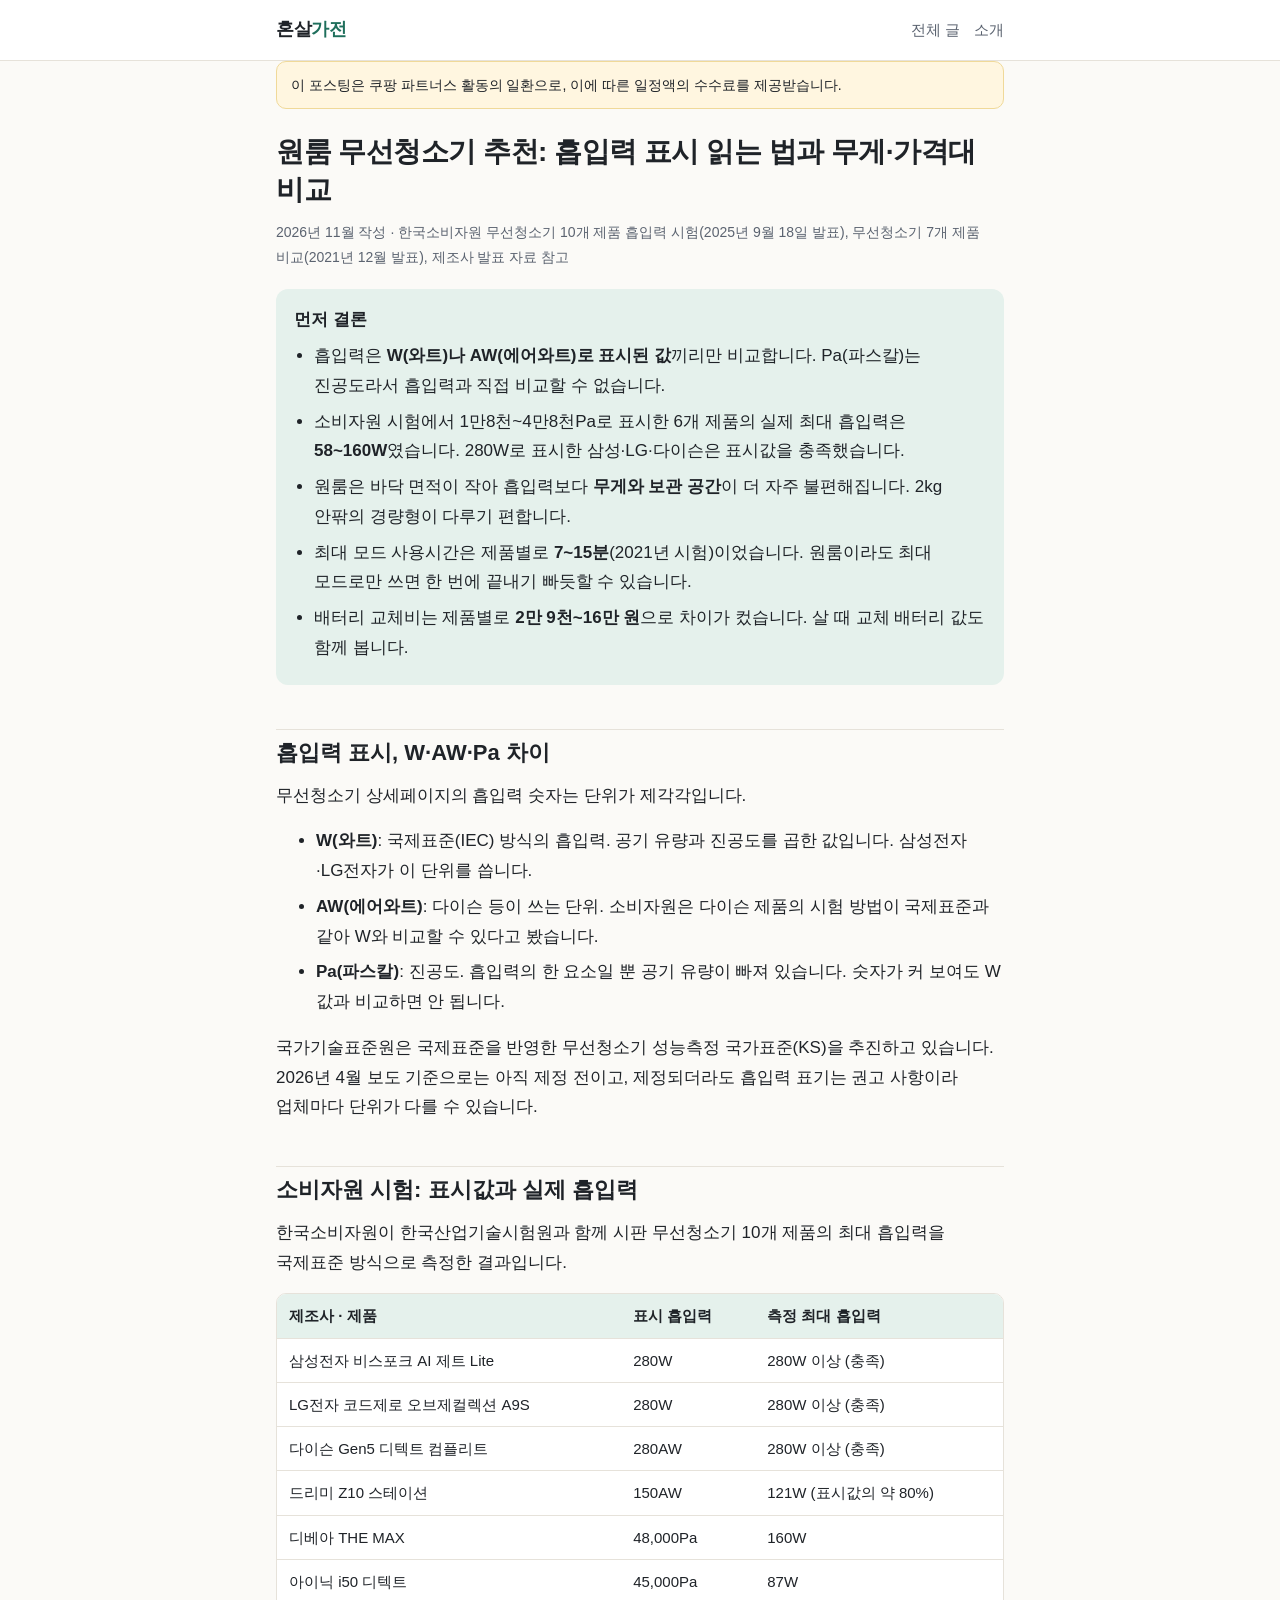
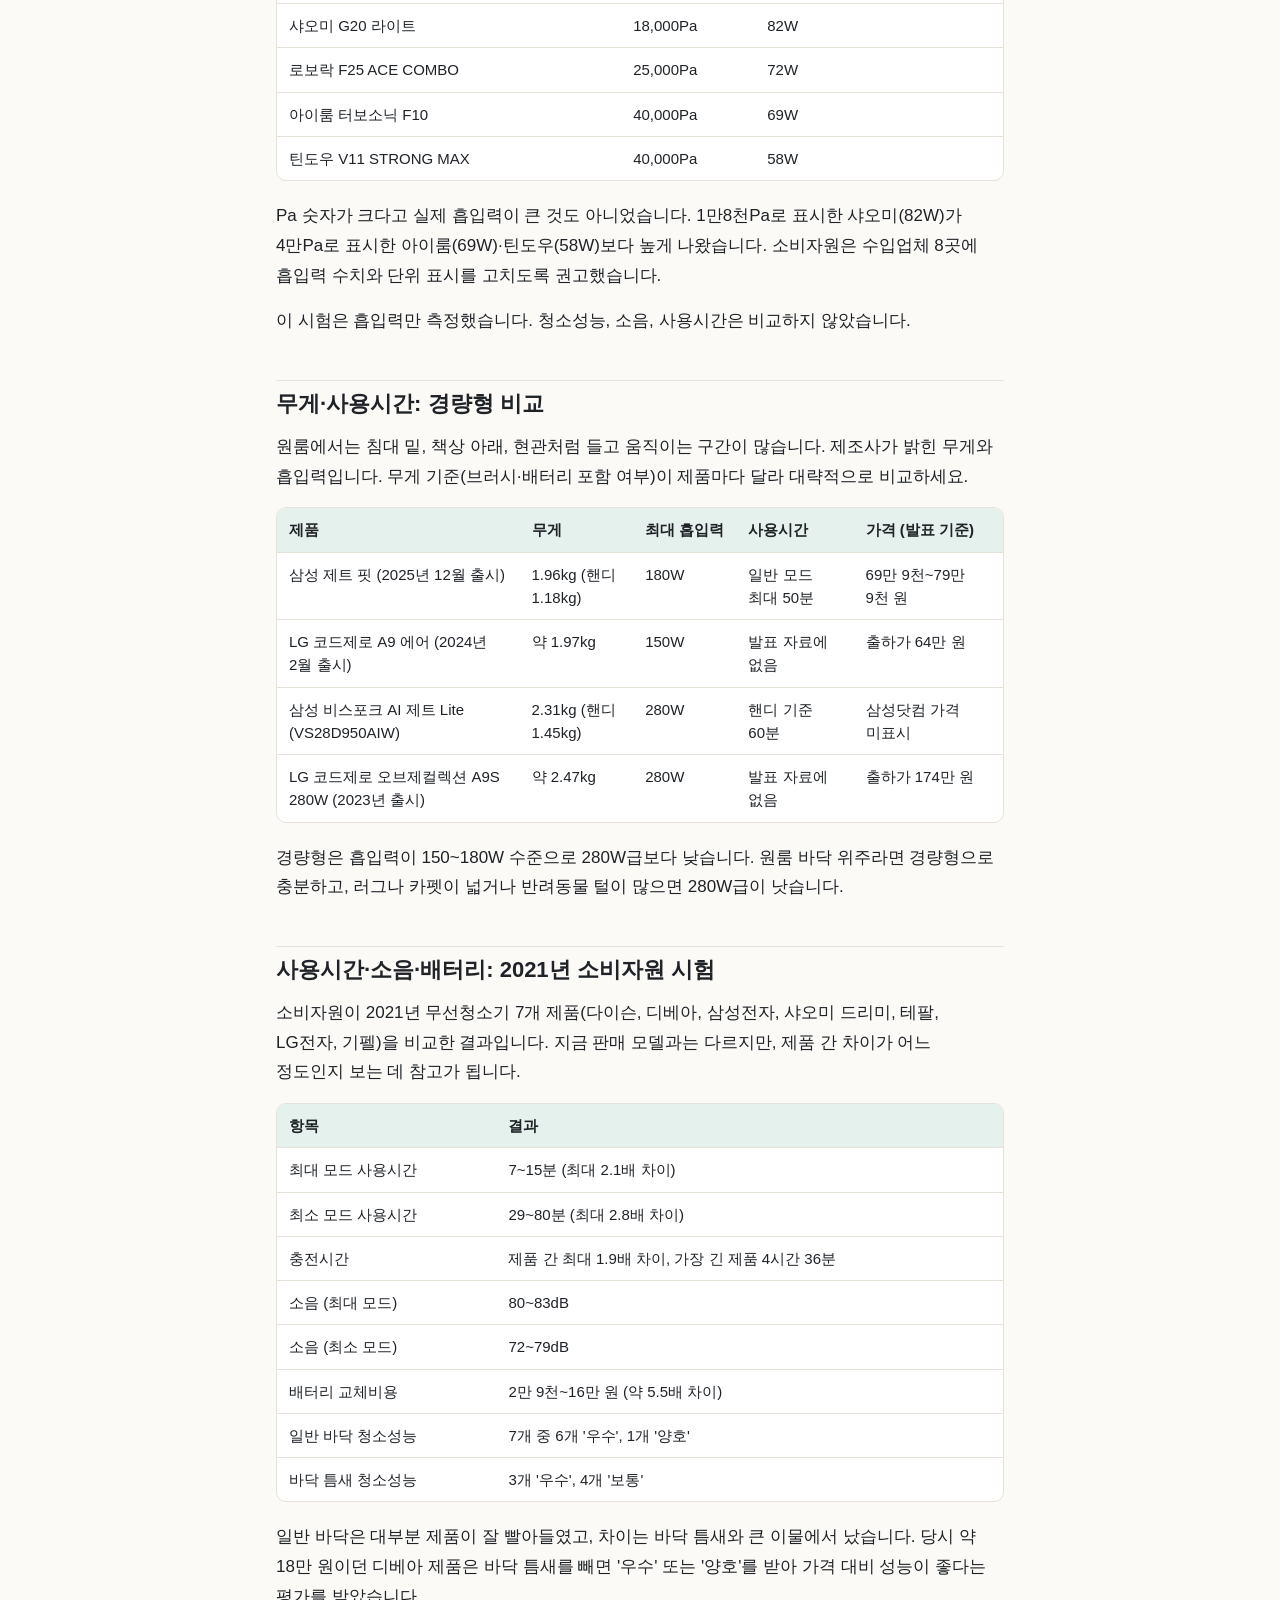
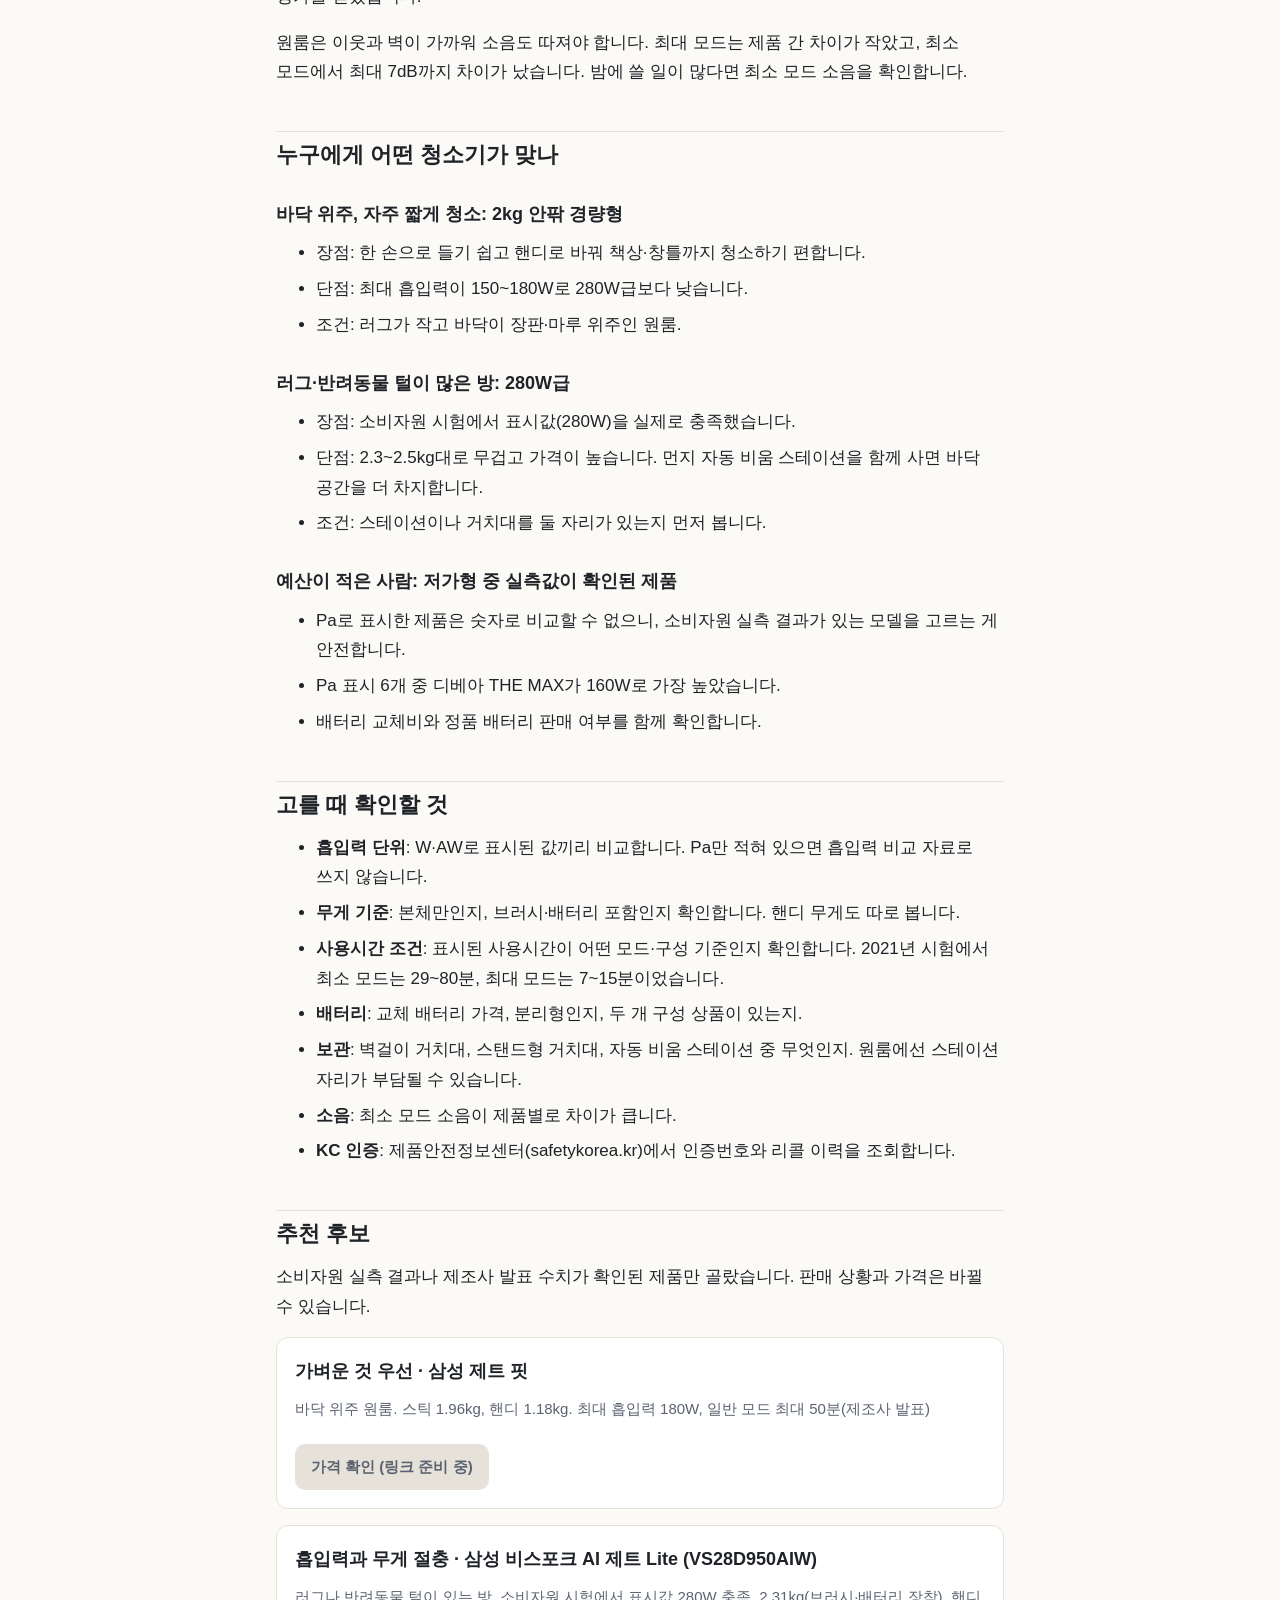
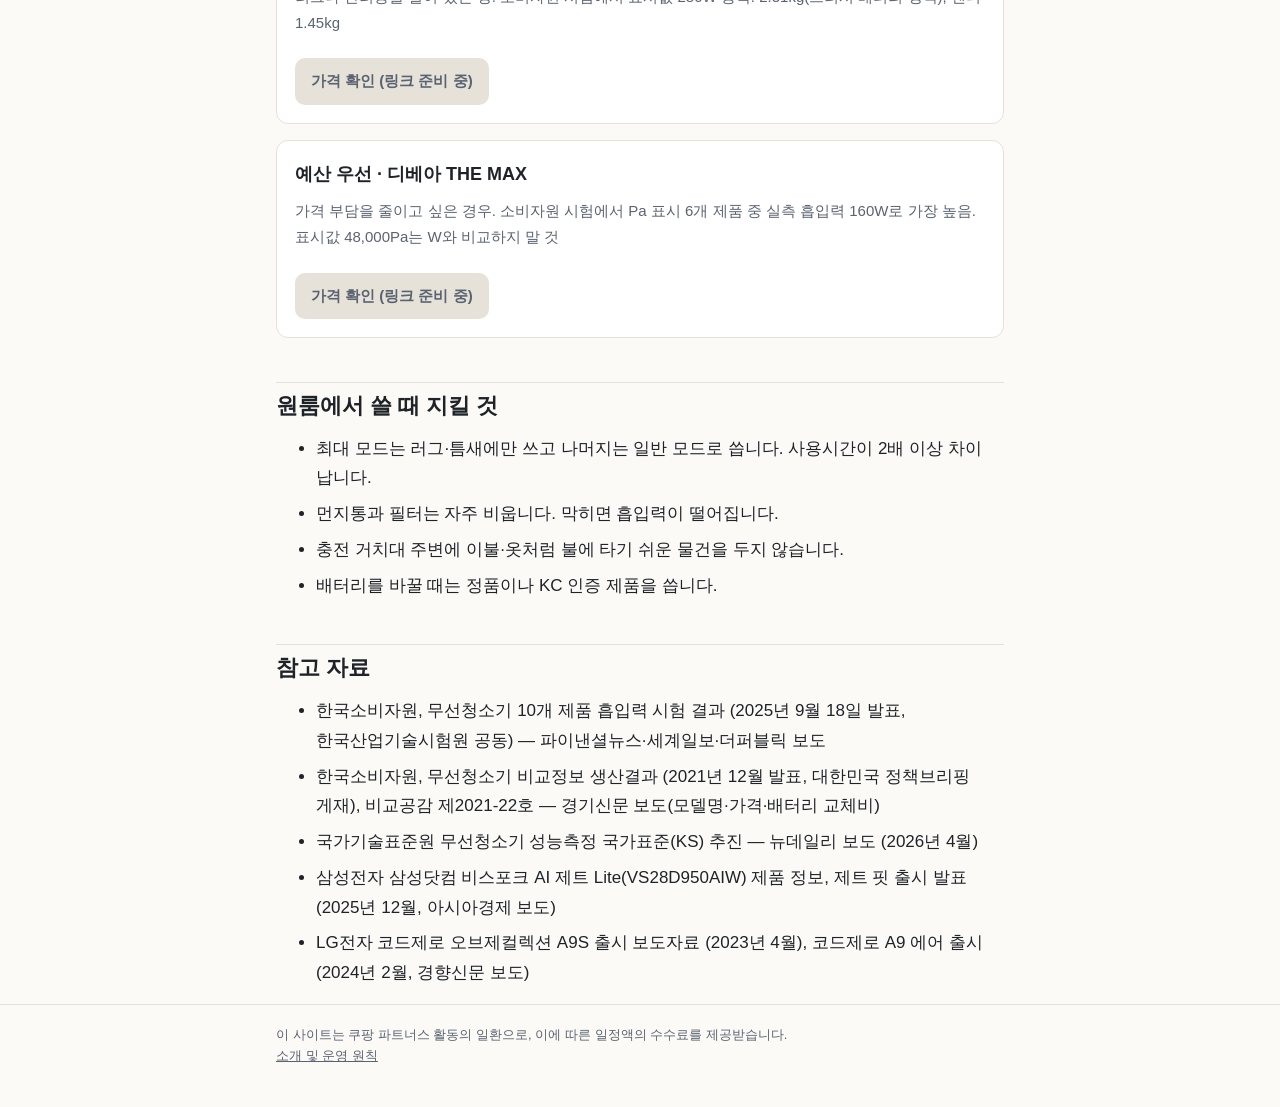
<file: posts/oneroom-cordless-vacuum.html>
<!doctype html>
<html lang="ko">
<head>
<meta charset="utf-8">
<meta name="viewport" content="width=device-width, initial-scale=1">
<title>원룸 무선청소기 추천: 흡입력 표시 읽는 법과 무게·가격대 비교 | 혼살가전</title>
<meta name="description" content="원룸·자취방용 무선청소기를 한국소비자원 10개 제품 흡입력 시험(2025년 9월)과 제조사 자료로 비교합니다. W·AW·Pa 단위 차이, 무게, 사용시간, 배터리 교체비, 고르는 기준.">
<link rel="stylesheet" href="/assets/style.css">
</head>
<body>
<header class="site">
  <div class="wrap">
    <a class="brand" href="/">혼살<span>가전</span></a>
    <nav class="site"><a href="/">전체 글</a><a href="/about.html">소개</a></nav>
  </div>
</header>

<main class="wrap">
  <article>
    <p class="disclosure">이 포스팅은 쿠팡 파트너스 활동의 일환으로, 이에 따른 일정액의 수수료를 제공받습니다.</p>

    <h1>원룸 무선청소기 추천: 흡입력 표시 읽는 법과 무게·가격대 비교</h1>
    <p class="meta">2026년 11월 작성 · 한국소비자원 무선청소기 10개 제품 흡입력 시험(2025년 9월 18일 발표), 무선청소기 7개 제품 비교(2021년 12월 발표), 제조사 발표 자료 참고</p>

    <div class="summary">
      <strong>먼저 결론</strong>
      <ul>
        <li>흡입력은 <b>W(와트)나 AW(에어와트)로 표시된 값</b>끼리만 비교합니다. Pa(파스칼)는 진공도라서 흡입력과 직접 비교할 수 없습니다.</li>
        <li>소비자원 시험에서 1만8천~4만8천Pa로 표시한 6개 제품의 실제 최대 흡입력은 <b>58~160W</b>였습니다. 280W로 표시한 삼성·LG·다이슨은 표시값을 충족했습니다.</li>
        <li>원룸은 바닥 면적이 작아 흡입력보다 <b>무게와 보관 공간</b>이 더 자주 불편해집니다. 2kg 안팎의 경량형이 다루기 편합니다.</li>
        <li>최대 모드 사용시간은 제품별로 <b>7~15분</b>(2021년 시험)이었습니다. 원룸이라도 최대 모드로만 쓰면 한 번에 끝내기 빠듯할 수 있습니다.</li>
        <li>배터리 교체비는 제품별로 <b>2만 9천~16만 원</b>으로 차이가 컸습니다. 살 때 교체 배터리 값도 함께 봅니다.</li>
      </ul>
    </div>

    <h2>흡입력 표시, W·AW·Pa 차이</h2>
    <p>무선청소기 상세페이지의 흡입력 숫자는 단위가 제각각입니다.</p>
    <ul>
      <li><b>W(와트)</b>: 국제표준(IEC) 방식의 흡입력. 공기 유량과 진공도를 곱한 값입니다. 삼성전자·LG전자가 이 단위를 씁니다.</li>
      <li><b>AW(에어와트)</b>: 다이슨 등이 쓰는 단위. 소비자원은 다이슨 제품의 시험 방법이 국제표준과 같아 W와 비교할 수 있다고 봤습니다.</li>
      <li><b>Pa(파스칼)</b>: 진공도. 흡입력의 한 요소일 뿐 공기 유량이 빠져 있습니다. 숫자가 커 보여도 W 값과 비교하면 안 됩니다.</li>
    </ul>
    <p>국가기술표준원은 국제표준을 반영한 무선청소기 성능측정 국가표준(KS)을 추진하고 있습니다. 2026년 4월 보도 기준으로는 아직 제정 전이고, 제정되더라도 흡입력 표기는 권고 사항이라 업체마다 단위가 다를 수 있습니다.</p>

    <h2>소비자원 시험: 표시값과 실제 흡입력</h2>
    <p>한국소비자원이 한국산업기술시험원과 함께 시판 무선청소기 10개 제품의 최대 흡입력을 국제표준 방식으로 측정한 결과입니다.</p>
    <div class="table-scroll">
      <table>
        <thead>
          <tr><th>제조사 · 제품</th><th>표시 흡입력</th><th>측정 최대 흡입력</th></tr>
        </thead>
        <tbody>
          <tr><td>삼성전자 비스포크 AI 제트 Lite</td><td>280W</td><td>280W 이상 (충족)</td></tr>
          <tr><td>LG전자 코드제로 오브제컬렉션 A9S</td><td>280W</td><td>280W 이상 (충족)</td></tr>
          <tr><td>다이슨 Gen5 디텍트 컴플리트</td><td>280AW</td><td>280W 이상 (충족)</td></tr>
          <tr><td>드리미 Z10 스테이션</td><td>150AW</td><td>121W (표시값의 약 80%)</td></tr>
          <tr><td>디베아 THE MAX</td><td>48,000Pa</td><td>160W</td></tr>
          <tr><td>아이닉 i50 디텍트</td><td>45,000Pa</td><td>87W</td></tr>
          <tr><td>샤오미 G20 라이트</td><td>18,000Pa</td><td>82W</td></tr>
          <tr><td>로보락 F25 ACE COMBO</td><td>25,000Pa</td><td>72W</td></tr>
          <tr><td>아이룸 터보소닉 F10</td><td>40,000Pa</td><td>69W</td></tr>
          <tr><td>틴도우 V11 STRONG MAX</td><td>40,000Pa</td><td>58W</td></tr>
        </tbody>
      </table>
    </div>
    <p>Pa 숫자가 크다고 실제 흡입력이 큰 것도 아니었습니다. 1만8천Pa로 표시한 샤오미(82W)가 4만Pa로 표시한 아이룸(69W)·틴도우(58W)보다 높게 나왔습니다. 소비자원은 수입업체 8곳에 흡입력 수치와 단위 표시를 고치도록 권고했습니다.</p>
    <p>이 시험은 흡입력만 측정했습니다. 청소성능, 소음, 사용시간은 비교하지 않았습니다.</p>

    <h2>무게·사용시간: 경량형 비교</h2>
    <p>원룸에서는 침대 밑, 책상 아래, 현관처럼 들고 움직이는 구간이 많습니다. 제조사가 밝힌 무게와 흡입력입니다. 무게 기준(브러시·배터리 포함 여부)이 제품마다 달라 대략적으로 비교하세요.</p>
    <div class="table-scroll">
      <table>
        <thead>
          <tr><th>제품</th><th>무게</th><th>최대 흡입력</th><th>사용시간</th><th>가격 (발표 기준)</th></tr>
        </thead>
        <tbody>
          <tr><td>삼성 제트 핏 (2025년 12월 출시)</td><td>1.96kg (핸디 1.18kg)</td><td>180W</td><td>일반 모드 최대 50분</td><td>69만 9천~79만 9천 원</td></tr>
          <tr><td>LG 코드제로 A9 에어 (2024년 2월 출시)</td><td>약 1.97kg</td><td>150W</td><td>발표 자료에 없음</td><td>출하가 64만 원</td></tr>
          <tr><td>삼성 비스포크 AI 제트 Lite (VS28D950AIW)</td><td>2.31kg (핸디 1.45kg)</td><td>280W</td><td>핸디 기준 60분</td><td>삼성닷컴 가격 미표시</td></tr>
          <tr><td>LG 코드제로 오브제컬렉션 A9S 280W (2023년 출시)</td><td>약 2.47kg</td><td>280W</td><td>발표 자료에 없음</td><td>출하가 174만 원</td></tr>
        </tbody>
      </table>
    </div>
    <p>경량형은 흡입력이 150~180W 수준으로 280W급보다 낮습니다. 원룸 바닥 위주라면 경량형으로 충분하고, 러그나 카펫이 넓거나 반려동물 털이 많으면 280W급이 낫습니다.</p>

    <h2>사용시간·소음·배터리: 2021년 소비자원 시험</h2>
    <p>소비자원이 2021년 무선청소기 7개 제품(다이슨, 디베아, 삼성전자, 샤오미 드리미, 테팔, LG전자, 기펠)을 비교한 결과입니다. 지금 판매 모델과는 다르지만, 제품 간 차이가 어느 정도인지 보는 데 참고가 됩니다.</p>
    <div class="table-scroll">
      <table>
        <thead>
          <tr><th>항목</th><th>결과</th></tr>
        </thead>
        <tbody>
          <tr><td>최대 모드 사용시간</td><td>7~15분 (최대 2.1배 차이)</td></tr>
          <tr><td>최소 모드 사용시간</td><td>29~80분 (최대 2.8배 차이)</td></tr>
          <tr><td>충전시간</td><td>제품 간 최대 1.9배 차이, 가장 긴 제품 4시간 36분</td></tr>
          <tr><td>소음 (최대 모드)</td><td>80~83dB</td></tr>
          <tr><td>소음 (최소 모드)</td><td>72~79dB</td></tr>
          <tr><td>배터리 교체비용</td><td>2만 9천~16만 원 (약 5.5배 차이)</td></tr>
          <tr><td>일반 바닥 청소성능</td><td>7개 중 6개 '우수', 1개 '양호'</td></tr>
          <tr><td>바닥 틈새 청소성능</td><td>3개 '우수', 4개 '보통'</td></tr>
        </tbody>
      </table>
    </div>
    <p>일반 바닥은 대부분 제품이 잘 빨아들였고, 차이는 바닥 틈새와 큰 이물에서 났습니다. 당시 약 18만 원이던 디베아 제품은 바닥 틈새를 빼면 '우수' 또는 '양호'를 받아 가격 대비 성능이 좋다는 평가를 받았습니다.</p>
    <p>원룸은 이웃과 벽이 가까워 소음도 따져야 합니다. 최대 모드는 제품 간 차이가 작았고, 최소 모드에서 최대 7dB까지 차이가 났습니다. 밤에 쓸 일이 많다면 최소 모드 소음을 확인합니다.</p>

    <h2>누구에게 어떤 청소기가 맞나</h2>

    <h3>바닥 위주, 자주 짧게 청소: 2kg 안팎 경량형</h3>
    <ul>
      <li>장점: 한 손으로 들기 쉽고 핸디로 바꿔 책상·창틀까지 청소하기 편합니다.</li>
      <li>단점: 최대 흡입력이 150~180W로 280W급보다 낮습니다.</li>
      <li>조건: 러그가 작고 바닥이 장판·마루 위주인 원룸.</li>
    </ul>

    <h3>러그·반려동물 털이 많은 방: 280W급</h3>
    <ul>
      <li>장점: 소비자원 시험에서 표시값(280W)을 실제로 충족했습니다.</li>
      <li>단점: 2.3~2.5kg대로 무겁고 가격이 높습니다. 먼지 자동 비움 스테이션을 함께 사면 바닥 공간을 더 차지합니다.</li>
      <li>조건: 스테이션이나 거치대를 둘 자리가 있는지 먼저 봅니다.</li>
    </ul>

    <h3>예산이 적은 사람: 저가형 중 실측값이 확인된 제품</h3>
    <ul>
      <li>Pa로 표시한 제품은 숫자로 비교할 수 없으니, 소비자원 실측 결과가 있는 모델을 고르는 게 안전합니다.</li>
      <li>Pa 표시 6개 중 디베아 THE MAX가 160W로 가장 높았습니다.</li>
      <li>배터리 교체비와 정품 배터리 판매 여부를 함께 확인합니다.</li>
    </ul>

    <h2>고를 때 확인할 것</h2>
    <ul>
      <li><b>흡입력 단위</b>: W·AW로 표시된 값끼리 비교합니다. Pa만 적혀 있으면 흡입력 비교 자료로 쓰지 않습니다.</li>
      <li><b>무게 기준</b>: 본체만인지, 브러시·배터리 포함인지 확인합니다. 핸디 무게도 따로 봅니다.</li>
      <li><b>사용시간 조건</b>: 표시된 사용시간이 어떤 모드·구성 기준인지 확인합니다. 2021년 시험에서 최소 모드는 29~80분, 최대 모드는 7~15분이었습니다.</li>
      <li><b>배터리</b>: 교체 배터리 가격, 분리형인지, 두 개 구성 상품이 있는지.</li>
      <li><b>보관</b>: 벽걸이 거치대, 스탠드형 거치대, 자동 비움 스테이션 중 무엇인지. 원룸에선 스테이션 자리가 부담될 수 있습니다.</li>
      <li><b>소음</b>: 최소 모드 소음이 제품별로 차이가 큽니다.</li>
      <li><b>KC 인증</b>: 제품안전정보센터(safetykorea.kr)에서 인증번호와 리콜 이력을 조회합니다.</li>
    </ul>

    <h2>추천 후보</h2>
    <p>소비자원 실측 결과나 제조사 발표 수치가 확인된 제품만 골랐습니다. 판매 상황과 가격은 바뀔 수 있습니다.</p>
    <div class="pick">
      <h3>가벼운 것 우선 · 삼성 제트 핏</h3>
      <p class="for">바닥 위주 원룸. 스틱 1.96kg, 핸디 1.18kg. 최대 흡입력 180W, 일반 모드 최대 50분(제조사 발표)</p>
      <a class="btn pending" href="#" rel="sponsored nofollow">가격 확인 (링크 준비 중)</a>
    </div>
    <div class="pick">
      <h3>흡입력과 무게 절충 · 삼성 비스포크 AI 제트 Lite (VS28D950AIW)</h3>
      <p class="for">러그나 반려동물 털이 있는 방. 소비자원 시험에서 표시값 280W 충족. 2.31kg(브러시·배터리 장착), 핸디 1.45kg</p>
      <a class="btn pending" href="#" rel="sponsored nofollow">가격 확인 (링크 준비 중)</a>
    </div>
    <div class="pick">
      <h3>예산 우선 · 디베아 THE MAX</h3>
      <p class="for">가격 부담을 줄이고 싶은 경우. 소비자원 시험에서 Pa 표시 6개 제품 중 실측 흡입력 160W로 가장 높음. 표시값 48,000Pa는 W와 비교하지 말 것</p>
      <a class="btn pending" href="#" rel="sponsored nofollow">가격 확인 (링크 준비 중)</a>
    </div>

    <h2>원룸에서 쓸 때 지킬 것</h2>
    <ul>
      <li>최대 모드는 러그·틈새에만 쓰고 나머지는 일반 모드로 씁니다. 사용시간이 2배 이상 차이 납니다.</li>
      <li>먼지통과 필터는 자주 비웁니다. 막히면 흡입력이 떨어집니다.</li>
      <li>충전 거치대 주변에 이불·옷처럼 불에 타기 쉬운 물건을 두지 않습니다.</li>
      <li>배터리를 바꿀 때는 정품이나 KC 인증 제품을 씁니다.</li>
    </ul>

    <h2>참고 자료</h2>
    <ul>
      <li>한국소비자원, 무선청소기 10개 제품 흡입력 시험 결과 (2025년 9월 18일 발표, 한국산업기술시험원 공동) — 파이낸셜뉴스·세계일보·더퍼블릭 보도</li>
      <li>한국소비자원, 무선청소기 비교정보 생산결과 (2021년 12월 발표, 대한민국 정책브리핑 게재), 비교공감 제2021-22호 — 경기신문 보도(모델명·가격·배터리 교체비)</li>
      <li>국가기술표준원 무선청소기 성능측정 국가표준(KS) 추진 — 뉴데일리 보도 (2026년 4월)</li>
      <li>삼성전자 삼성닷컴 비스포크 AI 제트 Lite(VS28D950AIW) 제품 정보, 제트 핏 출시 발표 (2025년 12월, 아시아경제 보도)</li>
      <li>LG전자 코드제로 오브제컬렉션 A9S 출시 보도자료 (2023년 4월), 코드제로 A9 에어 출시 (2024년 2월, 경향신문 보도)</li>
    </ul>
  </article>
</main>

<footer class="site">
  <div class="wrap">
    이 사이트는 쿠팡 파트너스 활동의 일환으로, 이에 따른 일정액의 수수료를 제공받습니다.<br>
    <a href="/about.html">소개 및 운영 원칙</a>
  </div>
</footer>
</body>
</html>
</file>
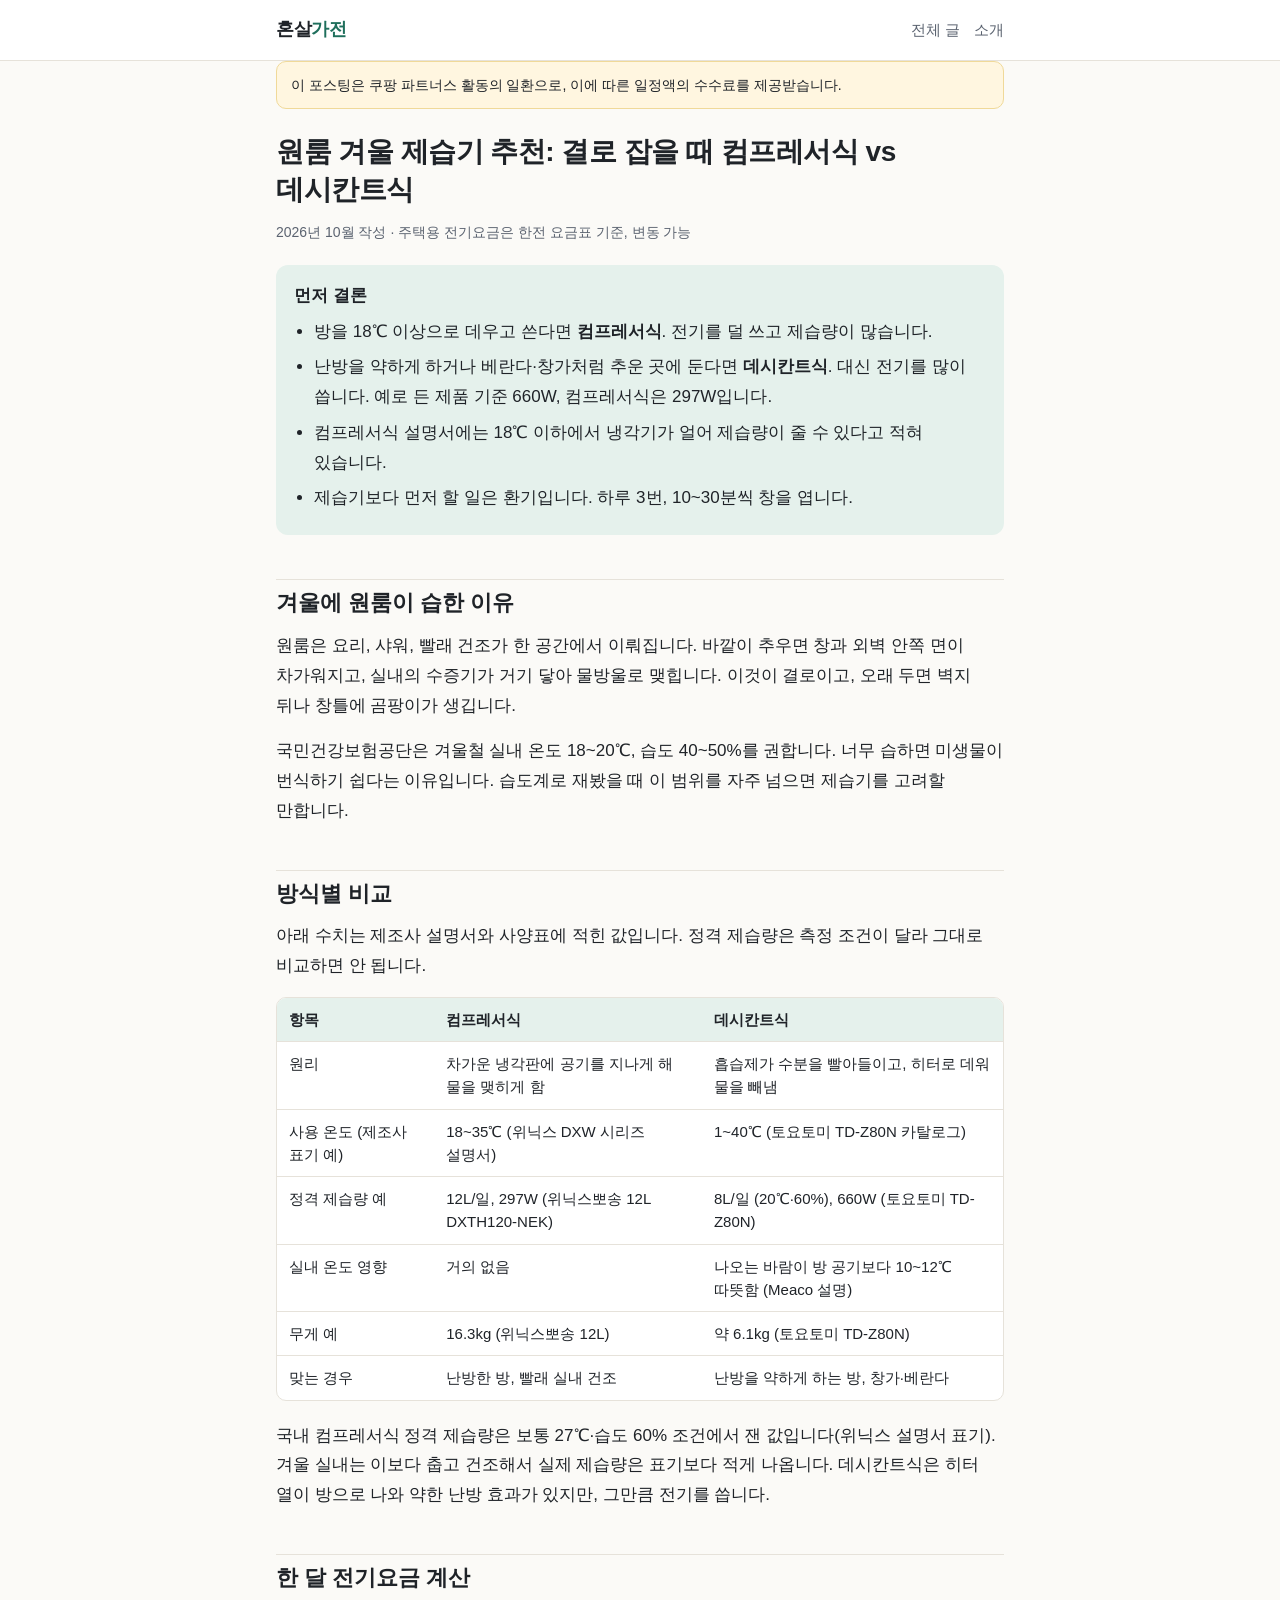
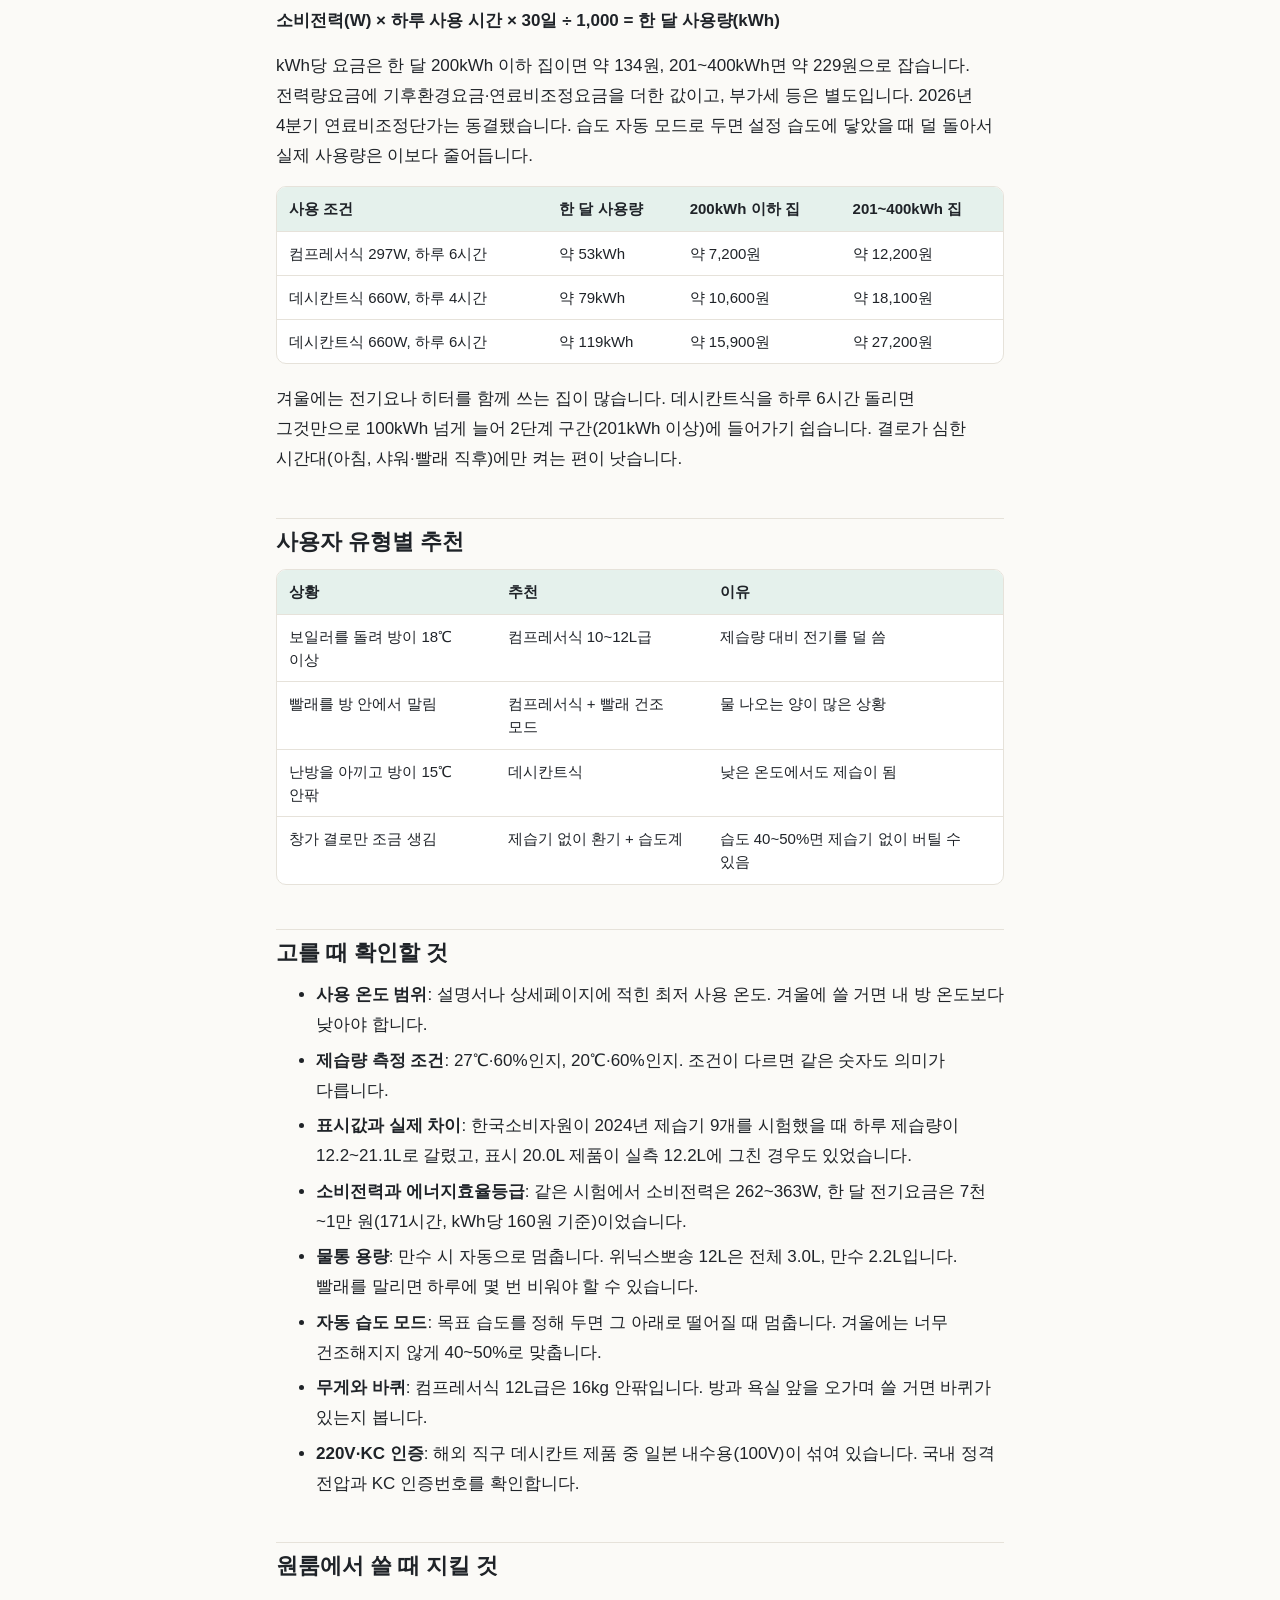
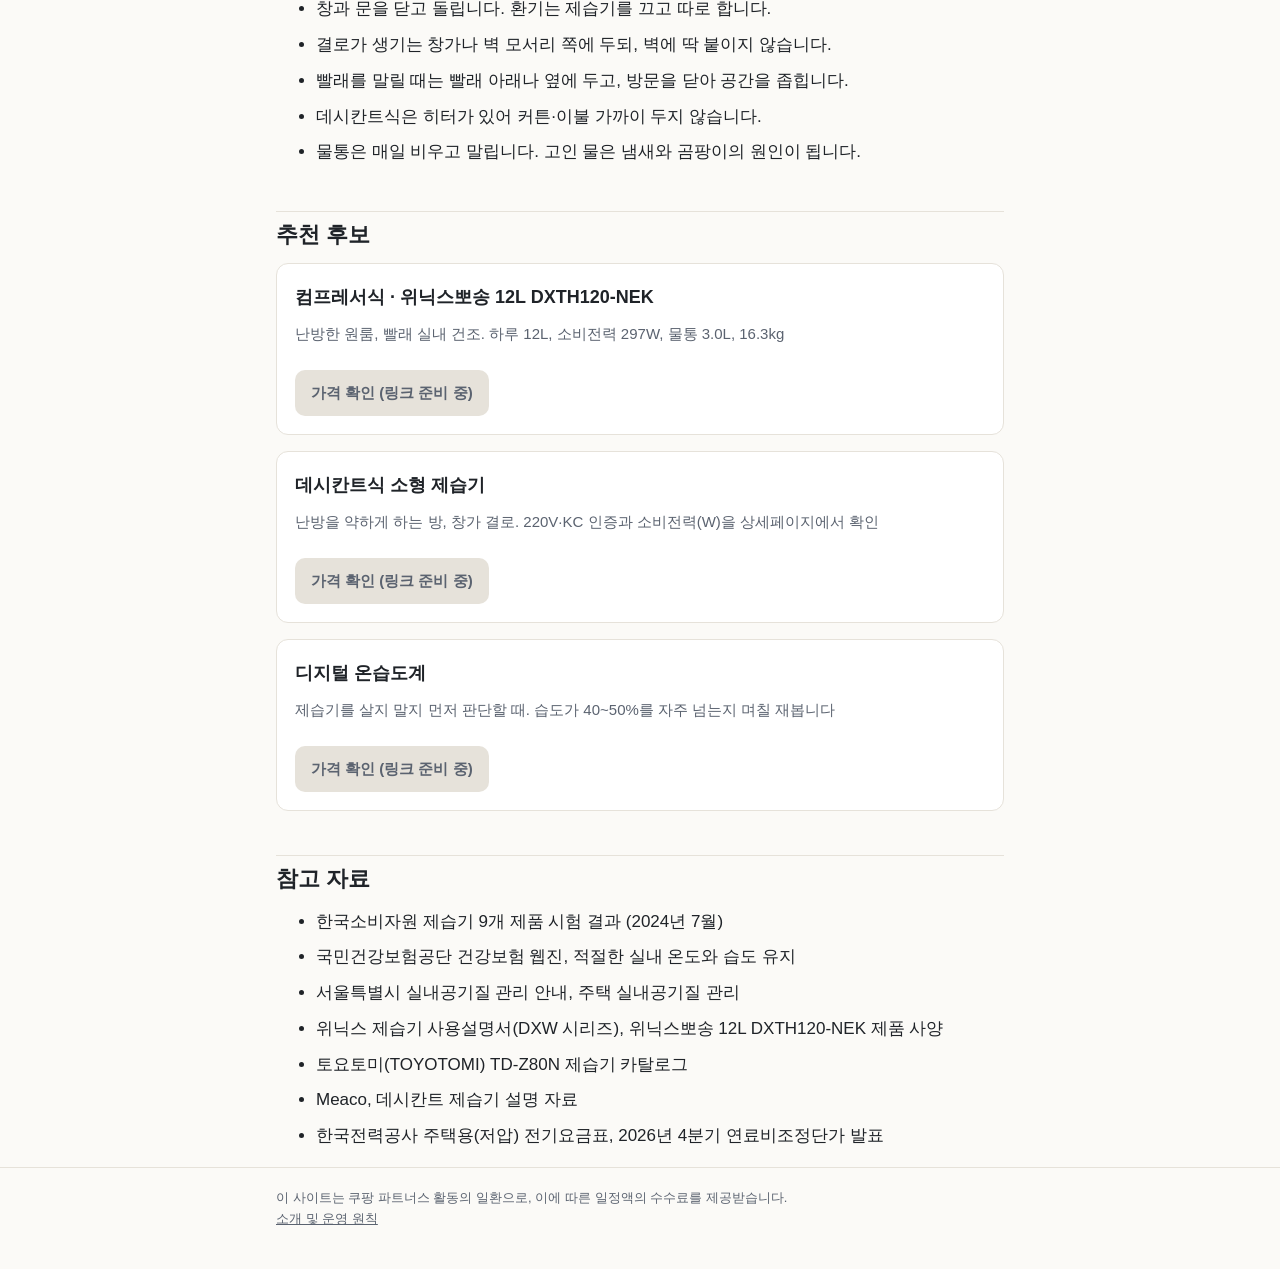
<file: posts/oneroom-dehumidifier-winter.html>
<!doctype html>
<html lang="ko">
<head>
<meta charset="utf-8">
<meta name="viewport" content="width=device-width, initial-scale=1">
<title>원룸 겨울 제습기 추천: 결로 잡을 때 컴프레서식 vs 데시칸트식 | 혼살가전</title>
<meta name="description" content="겨울 원룸 결로와 실내 빨래 건조에 맞는 제습기를 컴프레서식과 데시칸트식으로 나눠 비교합니다. 사용 온도 범위, 소비전력, 한 달 전기요금 계산.">
<link rel="stylesheet" href="/assets/style.css">
</head>
<body>
<header class="site">
  <div class="wrap">
    <a class="brand" href="/">혼살<span>가전</span></a>
    <nav class="site"><a href="/">전체 글</a><a href="/about.html">소개</a></nav>
  </div>
</header>

<main class="wrap">
  <article>
    <p class="disclosure">이 포스팅은 쿠팡 파트너스 활동의 일환으로, 이에 따른 일정액의 수수료를 제공받습니다.</p>

    <h1>원룸 겨울 제습기 추천: 결로 잡을 때 컴프레서식 vs 데시칸트식</h1>
    <p class="meta">2026년 10월 작성 · 주택용 전기요금은 한전 요금표 기준, 변동 가능</p>

    <div class="summary">
      <strong>먼저 결론</strong>
      <ul>
        <li>방을 18℃ 이상으로 데우고 쓴다면 <b>컴프레서식</b>. 전기를 덜 쓰고 제습량이 많습니다.</li>
        <li>난방을 약하게 하거나 베란다·창가처럼 추운 곳에 둔다면 <b>데시칸트식</b>. 대신 전기를 많이 씁니다. 예로 든 제품 기준 660W, 컴프레서식은 297W입니다.</li>
        <li>컴프레서식 설명서에는 18℃ 이하에서 냉각기가 얼어 제습량이 줄 수 있다고 적혀 있습니다.</li>
        <li>제습기보다 먼저 할 일은 환기입니다. 하루 3번, 10~30분씩 창을 엽니다.</li>
      </ul>
    </div>

    <h2>겨울에 원룸이 습한 이유</h2>
    <p>원룸은 요리, 샤워, 빨래 건조가 한 공간에서 이뤄집니다. 바깥이 추우면 창과 외벽 안쪽 면이 차가워지고, 실내의 수증기가 거기 닿아 물방울로 맺힙니다. 이것이 결로이고, 오래 두면 벽지 뒤나 창틀에 곰팡이가 생깁니다.</p>
    <p>국민건강보험공단은 겨울철 실내 온도 18~20℃, 습도 40~50%를 권합니다. 너무 습하면 미생물이 번식하기 쉽다는 이유입니다. 습도계로 재봤을 때 이 범위를 자주 넘으면 제습기를 고려할 만합니다.</p>

    <h2>방식별 비교</h2>
    <p>아래 수치는 제조사 설명서와 사양표에 적힌 값입니다. 정격 제습량은 측정 조건이 달라 그대로 비교하면 안 됩니다.</p>
    <div class="table-scroll">
      <table>
        <thead>
          <tr><th>항목</th><th>컴프레서식</th><th>데시칸트식</th></tr>
        </thead>
        <tbody>
          <tr><td>원리</td><td>차가운 냉각판에 공기를 지나게 해 물을 맺히게 함</td><td>흡습제가 수분을 빨아들이고, 히터로 데워 물을 빼냄</td></tr>
          <tr><td>사용 온도 (제조사 표기 예)</td><td>18~35℃ (위닉스 DXW 시리즈 설명서)</td><td>1~40℃ (토요토미 TD-Z80N 카탈로그)</td></tr>
          <tr><td>정격 제습량 예</td><td>12L/일, 297W (위닉스뽀송 12L DXTH120-NEK)</td><td>8L/일 (20℃·60%), 660W (토요토미 TD-Z80N)</td></tr>
          <tr><td>실내 온도 영향</td><td>거의 없음</td><td>나오는 바람이 방 공기보다 10~12℃ 따뜻함 (Meaco 설명)</td></tr>
          <tr><td>무게 예</td><td>16.3kg (위닉스뽀송 12L)</td><td>약 6.1kg (토요토미 TD-Z80N)</td></tr>
          <tr><td>맞는 경우</td><td>난방한 방, 빨래 실내 건조</td><td>난방을 약하게 하는 방, 창가·베란다</td></tr>
        </tbody>
      </table>
    </div>
    <p>국내 컴프레서식 정격 제습량은 보통 27℃·습도 60% 조건에서 잰 값입니다(위닉스 설명서 표기). 겨울 실내는 이보다 춥고 건조해서 실제 제습량은 표기보다 적게 나옵니다. 데시칸트식은 히터 열이 방으로 나와 약한 난방 효과가 있지만, 그만큼 전기를 씁니다.</p>

    <h2>한 달 전기요금 계산</h2>
    <p><b>소비전력(W) × 하루 사용 시간 × 30일 ÷ 1,000 = 한 달 사용량(kWh)</b></p>
    <p>kWh당 요금은 한 달 200kWh 이하 집이면 약 134원, 201~400kWh면 약 229원으로 잡습니다. 전력량요금에 기후환경요금·연료비조정요금을 더한 값이고, 부가세 등은 별도입니다. 2026년 4분기 연료비조정단가는 동결됐습니다. 습도 자동 모드로 두면 설정 습도에 닿았을 때 덜 돌아서 실제 사용량은 이보다 줄어듭니다.</p>
    <div class="table-scroll">
      <table>
        <thead>
          <tr><th>사용 조건</th><th>한 달 사용량</th><th>200kWh 이하 집</th><th>201~400kWh 집</th></tr>
        </thead>
        <tbody>
          <tr><td>컴프레서식 297W, 하루 6시간</td><td>약 53kWh</td><td>약 7,200원</td><td>약 12,200원</td></tr>
          <tr><td>데시칸트식 660W, 하루 4시간</td><td>약 79kWh</td><td>약 10,600원</td><td>약 18,100원</td></tr>
          <tr><td>데시칸트식 660W, 하루 6시간</td><td>약 119kWh</td><td>약 15,900원</td><td>약 27,200원</td></tr>
        </tbody>
      </table>
    </div>
    <p>겨울에는 전기요나 히터를 함께 쓰는 집이 많습니다. 데시칸트식을 하루 6시간 돌리면 그것만으로 100kWh 넘게 늘어 2단계 구간(201kWh 이상)에 들어가기 쉽습니다. 결로가 심한 시간대(아침, 샤워·빨래 직후)에만 켜는 편이 낫습니다.</p>

    <h2>사용자 유형별 추천</h2>
    <div class="table-scroll">
      <table>
        <thead>
          <tr><th>상황</th><th>추천</th><th>이유</th></tr>
        </thead>
        <tbody>
          <tr><td>보일러를 돌려 방이 18℃ 이상</td><td>컴프레서식 10~12L급</td><td>제습량 대비 전기를 덜 씀</td></tr>
          <tr><td>빨래를 방 안에서 말림</td><td>컴프레서식 + 빨래 건조 모드</td><td>물 나오는 양이 많은 상황</td></tr>
          <tr><td>난방을 아끼고 방이 15℃ 안팎</td><td>데시칸트식</td><td>낮은 온도에서도 제습이 됨</td></tr>
          <tr><td>창가 결로만 조금 생김</td><td>제습기 없이 환기 + 습도계</td><td>습도 40~50%면 제습기 없이 버틸 수 있음</td></tr>
        </tbody>
      </table>
    </div>

    <h2>고를 때 확인할 것</h2>
    <ul>
      <li><b>사용 온도 범위</b>: 설명서나 상세페이지에 적힌 최저 사용 온도. 겨울에 쓸 거면 내 방 온도보다 낮아야 합니다.</li>
      <li><b>제습량 측정 조건</b>: 27℃·60%인지, 20℃·60%인지. 조건이 다르면 같은 숫자도 의미가 다릅니다.</li>
      <li><b>표시값과 실제 차이</b>: 한국소비자원이 2024년 제습기 9개를 시험했을 때 하루 제습량이 12.2~21.1L로 갈렸고, 표시 20.0L 제품이 실측 12.2L에 그친 경우도 있었습니다.</li>
      <li><b>소비전력과 에너지효율등급</b>: 같은 시험에서 소비전력은 262~363W, 한 달 전기요금은 7천~1만 원(171시간, kWh당 160원 기준)이었습니다.</li>
      <li><b>물통 용량</b>: 만수 시 자동으로 멈춥니다. 위닉스뽀송 12L은 전체 3.0L, 만수 2.2L입니다. 빨래를 말리면 하루에 몇 번 비워야 할 수 있습니다.</li>
      <li><b>자동 습도 모드</b>: 목표 습도를 정해 두면 그 아래로 떨어질 때 멈춥니다. 겨울에는 너무 건조해지지 않게 40~50%로 맞춥니다.</li>
      <li><b>무게와 바퀴</b>: 컴프레서식 12L급은 16kg 안팎입니다. 방과 욕실 앞을 오가며 쓸 거면 바퀴가 있는지 봅니다.</li>
      <li><b>220V·KC 인증</b>: 해외 직구 데시칸트 제품 중 일본 내수용(100V)이 섞여 있습니다. 국내 정격 전압과 KC 인증번호를 확인합니다.</li>
    </ul>

    <h2>원룸에서 쓸 때 지킬 것</h2>
    <ul>
      <li>창과 문을 닫고 돌립니다. 환기는 제습기를 끄고 따로 합니다.</li>
      <li>결로가 생기는 창가나 벽 모서리 쪽에 두되, 벽에 딱 붙이지 않습니다.</li>
      <li>빨래를 말릴 때는 빨래 아래나 옆에 두고, 방문을 닫아 공간을 좁힙니다.</li>
      <li>데시칸트식은 히터가 있어 커튼·이불 가까이 두지 않습니다.</li>
      <li>물통은 매일 비우고 말립니다. 고인 물은 냄새와 곰팡이의 원인이 됩니다.</li>
    </ul>

    <h2>추천 후보</h2>
    <div class="pick">
      <h3>컴프레서식 · 위닉스뽀송 12L DXTH120-NEK</h3>
      <p class="for">난방한 원룸, 빨래 실내 건조. 하루 12L, 소비전력 297W, 물통 3.0L, 16.3kg</p>
      <a class="btn pending" href="#" rel="sponsored nofollow">가격 확인 (링크 준비 중)</a>
    </div>
    <div class="pick">
      <h3>데시칸트식 소형 제습기</h3>
      <p class="for">난방을 약하게 하는 방, 창가 결로. 220V·KC 인증과 소비전력(W)을 상세페이지에서 확인</p>
      <a class="btn pending" href="#" rel="sponsored nofollow">가격 확인 (링크 준비 중)</a>
    </div>
    <div class="pick">
      <h3>디지털 온습도계</h3>
      <p class="for">제습기를 살지 말지 먼저 판단할 때. 습도가 40~50%를 자주 넘는지 며칠 재봅니다</p>
      <a class="btn pending" href="#" rel="sponsored nofollow">가격 확인 (링크 준비 중)</a>
    </div>

    <h2>참고 자료</h2>
    <ul>
      <li>한국소비자원 제습기 9개 제품 시험 결과 (2024년 7월)</li>
      <li>국민건강보험공단 건강보험 웹진, 적절한 실내 온도와 습도 유지</li>
      <li>서울특별시 실내공기질 관리 안내, 주택 실내공기질 관리</li>
      <li>위닉스 제습기 사용설명서(DXW 시리즈), 위닉스뽀송 12L DXTH120-NEK 제품 사양</li>
      <li>토요토미(TOYOTOMI) TD-Z80N 제습기 카탈로그</li>
      <li>Meaco, 데시칸트 제습기 설명 자료</li>
      <li>한국전력공사 주택용(저압) 전기요금표, 2026년 4분기 연료비조정단가 발표</li>
    </ul>
  </article>
</main>

<footer class="site">
  <div class="wrap">
    이 사이트는 쿠팡 파트너스 활동의 일환으로, 이에 따른 일정액의 수수료를 제공받습니다.<br>
    <a href="/about.html">소개 및 운영 원칙</a>
  </div>
</footer>
</body>
</html>
</file>
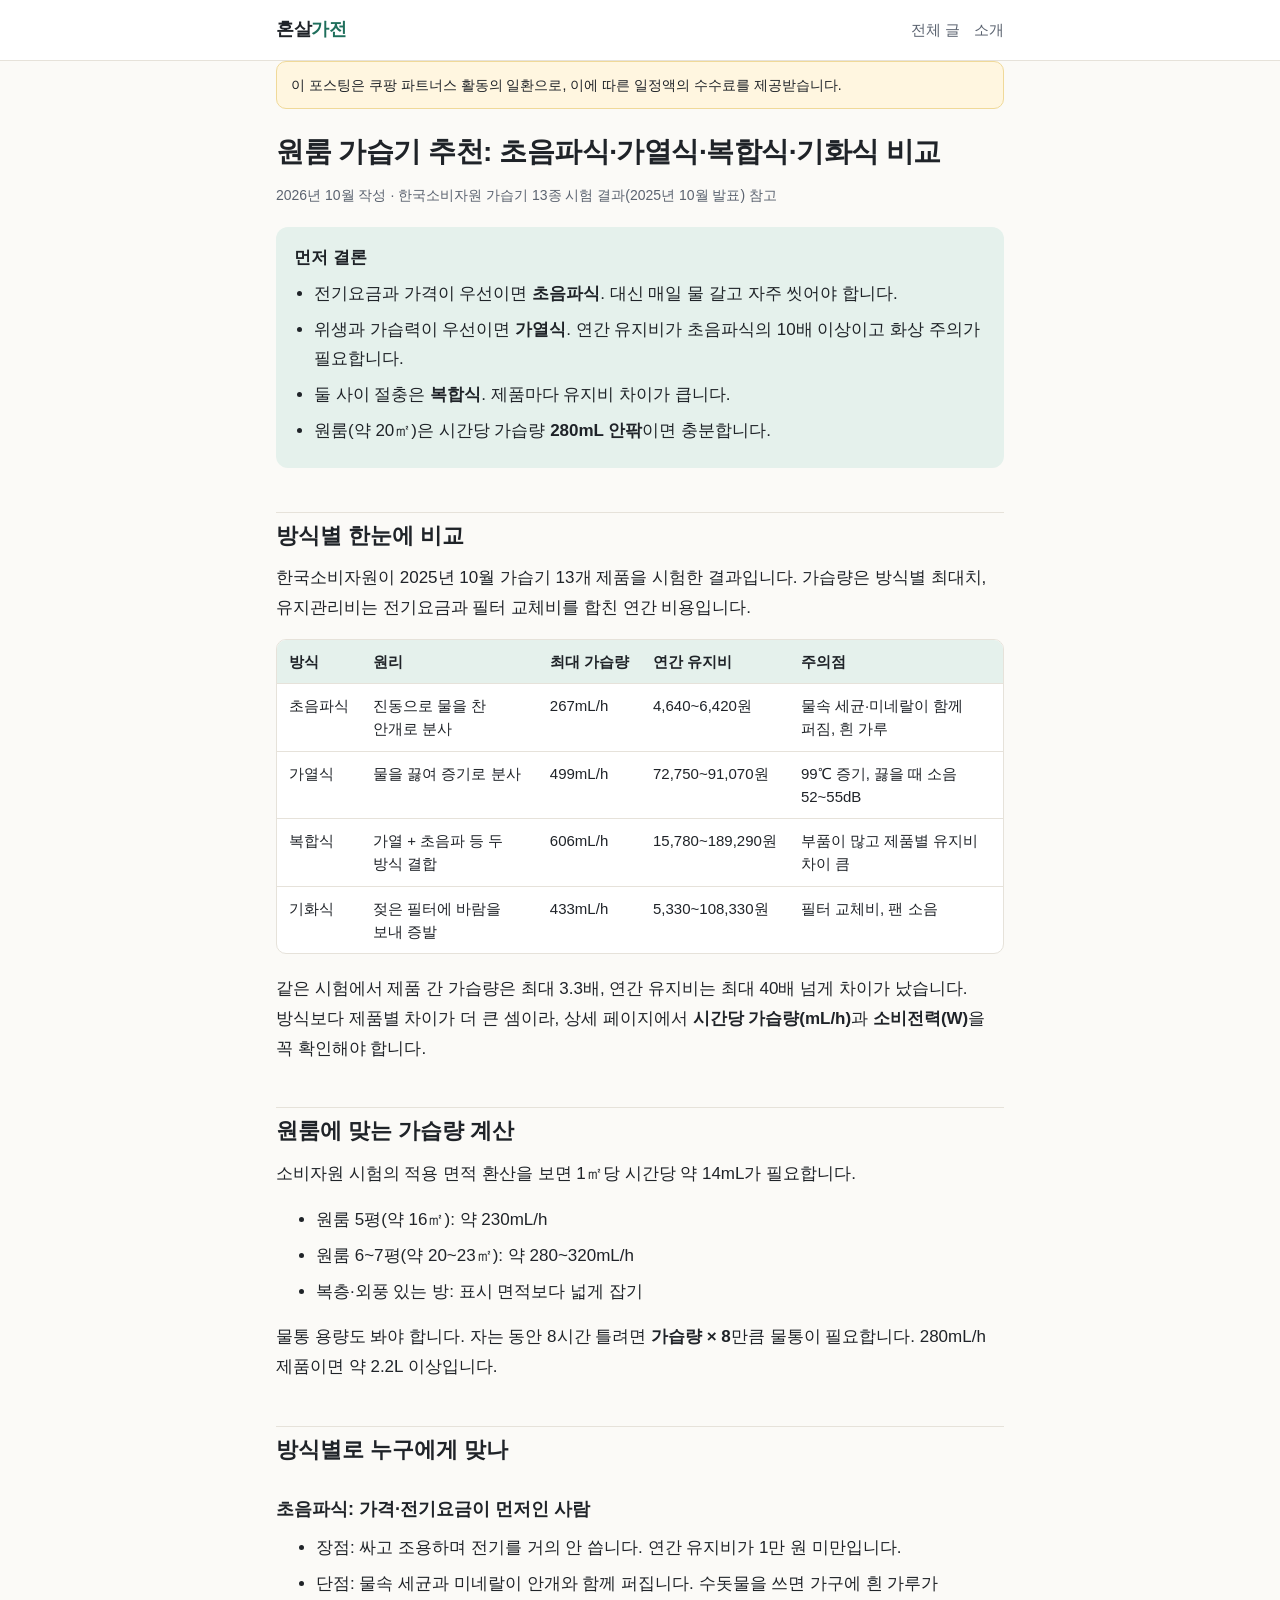
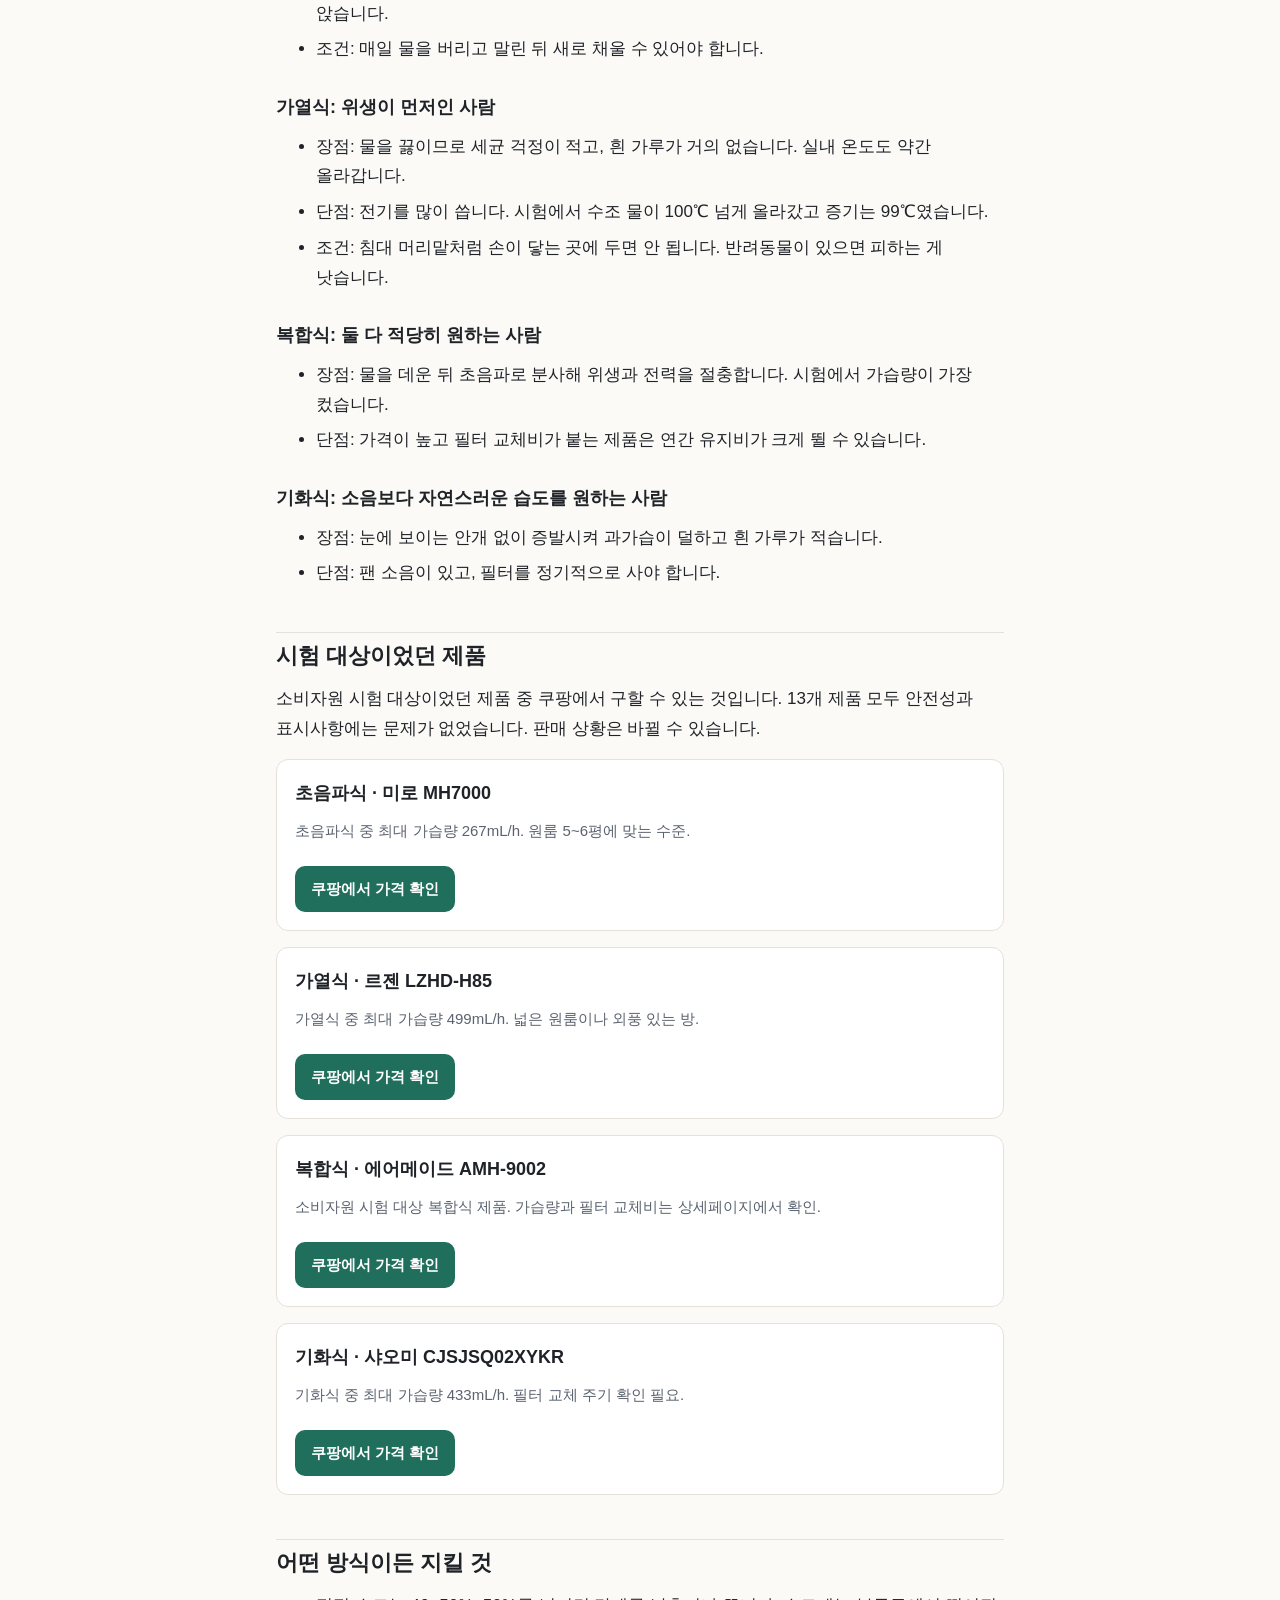
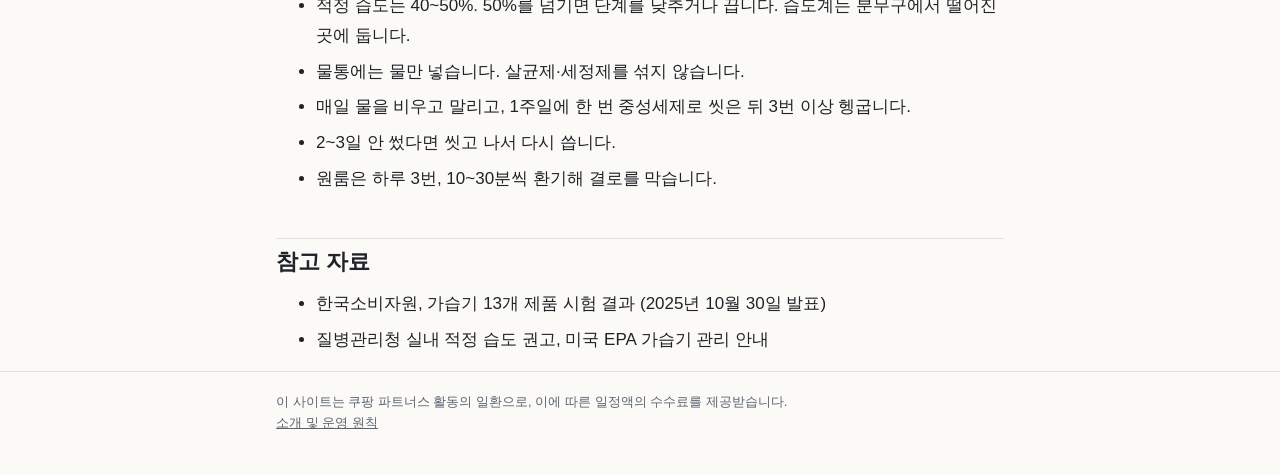
<file: posts/oneroom-humidifier.html>
<!doctype html>
<html lang="ko">
<head>
<meta charset="utf-8">
<meta name="viewport" content="width=device-width, initial-scale=1">
<title>원룸 가습기 추천: 초음파식·가열식·복합식·기화식 비교 | 혼살가전</title>
<meta name="description" content="원룸·자취방 가습기를 방식별로 비교합니다. 한국소비자원 시험 결과로 본 가습량, 소음, 연간 유지비와 방 크기별 고르는 기준.">
<link rel="stylesheet" href="/assets/style.css">
</head>
<body>
<header class="site">
  <div class="wrap">
    <a class="brand" href="/">혼살<span>가전</span></a>
    <nav class="site"><a href="/">전체 글</a><a href="/about.html">소개</a></nav>
  </div>
</header>

<main class="wrap">
  <article>
    <p class="disclosure">이 포스팅은 쿠팡 파트너스 활동의 일환으로, 이에 따른 일정액의 수수료를 제공받습니다.</p>

    <h1>원룸 가습기 추천: 초음파식·가열식·복합식·기화식 비교</h1>
    <p class="meta">2026년 10월 작성 · 한국소비자원 가습기 13종 시험 결과(2025년 10월 발표) 참고</p>

    <div class="summary">
      <strong>먼저 결론</strong>
      <ul>
        <li>전기요금과 가격이 우선이면 <b>초음파식</b>. 대신 매일 물 갈고 자주 씻어야 합니다.</li>
        <li>위생과 가습력이 우선이면 <b>가열식</b>. 연간 유지비가 초음파식의 10배 이상이고 화상 주의가 필요합니다.</li>
        <li>둘 사이 절충은 <b>복합식</b>. 제품마다 유지비 차이가 큽니다.</li>
        <li>원룸(약 20㎡)은 시간당 가습량 <b>280mL 안팎</b>이면 충분합니다.</li>
      </ul>
    </div>

    <h2>방식별 한눈에 비교</h2>
    <p>한국소비자원이 2025년 10월 가습기 13개 제품을 시험한 결과입니다. 가습량은 방식별 최대치, 유지관리비는 전기요금과 필터 교체비를 합친 연간 비용입니다.</p>
    <div class="table-scroll">
      <table>
        <thead>
          <tr><th>방식</th><th>원리</th><th>최대 가습량</th><th>연간 유지비</th><th>주의점</th></tr>
        </thead>
        <tbody>
          <tr><td>초음파식</td><td>진동으로 물을 찬 안개로 분사</td><td>267mL/h</td><td>4,640~6,420원</td><td>물속 세균·미네랄이 함께 퍼짐, 흰 가루</td></tr>
          <tr><td>가열식</td><td>물을 끓여 증기로 분사</td><td>499mL/h</td><td>72,750~91,070원</td><td>99℃ 증기, 끓을 때 소음 52~55dB</td></tr>
          <tr><td>복합식</td><td>가열 + 초음파 등 두 방식 결합</td><td>606mL/h</td><td>15,780~189,290원</td><td>부품이 많고 제품별 유지비 차이 큼</td></tr>
          <tr><td>기화식</td><td>젖은 필터에 바람을 보내 증발</td><td>433mL/h</td><td>5,330~108,330원</td><td>필터 교체비, 팬 소음</td></tr>
        </tbody>
      </table>
    </div>
    <p>같은 시험에서 제품 간 가습량은 최대 3.3배, 연간 유지비는 최대 40배 넘게 차이가 났습니다. 방식보다 제품별 차이가 더 큰 셈이라, 상세 페이지에서 <b>시간당 가습량(mL/h)</b>과 <b>소비전력(W)</b>을 꼭 확인해야 합니다.</p>

    <h2>원룸에 맞는 가습량 계산</h2>
    <p>소비자원 시험의 적용 면적 환산을 보면 1㎡당 시간당 약 14mL가 필요합니다.</p>
    <ul>
      <li>원룸 5평(약 16㎡): 약 230mL/h</li>
      <li>원룸 6~7평(약 20~23㎡): 약 280~320mL/h</li>
      <li>복층·외풍 있는 방: 표시 면적보다 넓게 잡기</li>
    </ul>
    <p>물통 용량도 봐야 합니다. 자는 동안 8시간 틀려면 <b>가습량 × 8</b>만큼 물통이 필요합니다. 280mL/h 제품이면 약 2.2L 이상입니다.</p>

    <h2>방식별로 누구에게 맞나</h2>

    <h3>초음파식: 가격·전기요금이 먼저인 사람</h3>
    <ul>
      <li>장점: 싸고 조용하며 전기를 거의 안 씁니다. 연간 유지비가 1만 원 미만입니다.</li>
      <li>단점: 물속 세균과 미네랄이 안개와 함께 퍼집니다. 수돗물을 쓰면 가구에 흰 가루가 앉습니다.</li>
      <li>조건: 매일 물을 버리고 말린 뒤 새로 채울 수 있어야 합니다.</li>
    </ul>

    <h3>가열식: 위생이 먼저인 사람</h3>
    <ul>
      <li>장점: 물을 끓이므로 세균 걱정이 적고, 흰 가루가 거의 없습니다. 실내 온도도 약간 올라갑니다.</li>
      <li>단점: 전기를 많이 씁니다. 시험에서 수조 물이 100℃ 넘게 올라갔고 증기는 99℃였습니다.</li>
      <li>조건: 침대 머리맡처럼 손이 닿는 곳에 두면 안 됩니다. 반려동물이 있으면 피하는 게 낫습니다.</li>
    </ul>

    <h3>복합식: 둘 다 적당히 원하는 사람</h3>
    <ul>
      <li>장점: 물을 데운 뒤 초음파로 분사해 위생과 전력을 절충합니다. 시험에서 가습량이 가장 컸습니다.</li>
      <li>단점: 가격이 높고 필터 교체비가 붙는 제품은 연간 유지비가 크게 뛸 수 있습니다.</li>
    </ul>

    <h3>기화식: 소음보다 자연스러운 습도를 원하는 사람</h3>
    <ul>
      <li>장점: 눈에 보이는 안개 없이 증발시켜 과가습이 덜하고 흰 가루가 적습니다.</li>
      <li>단점: 팬 소음이 있고, 필터를 정기적으로 사야 합니다.</li>
    </ul>

    <h2>시험 대상이었던 제품</h2>
    <p>소비자원 시험 대상이었던 제품 중 쿠팡에서 구할 수 있는 것입니다. 13개 제품 모두 안전성과 표시사항에는 문제가 없었습니다. 판매 상황은 바뀔 수 있습니다.</p>

    <div class="pick">
      <h3>초음파식 · 미로 MH7000</h3>
      <p class="for">초음파식 중 최대 가습량 267mL/h. 원룸 5~6평에 맞는 수준.</p>
      <a class="btn" href="https://link.coupang.com/a/hUYwNh19k4" target="_blank" rel="sponsored nofollow noopener">쿠팡에서 가격 확인</a>
    </div>
    <div class="pick">
      <h3>가열식 · 르젠 LZHD-H85</h3>
      <p class="for">가열식 중 최대 가습량 499mL/h. 넓은 원룸이나 외풍 있는 방.</p>
      <a class="btn" href="https://link.coupang.com/a/hUYyrddOEK" target="_blank" rel="sponsored nofollow noopener">쿠팡에서 가격 확인</a>
    </div>
    <div class="pick">
      <h3>복합식 · 에어메이드 AMH-9002</h3>
      <p class="for">소비자원 시험 대상 복합식 제품. 가습량과 필터 교체비는 상세페이지에서 확인.</p>
      <a class="btn" href="https://link.coupang.com/a/hUYDq0JUyq" target="_blank" rel="sponsored nofollow noopener">쿠팡에서 가격 확인</a>
    </div>
    <div class="pick">
      <h3>기화식 · 샤오미 CJSJSQ02XYKR</h3>
      <p class="for">기화식 중 최대 가습량 433mL/h. 필터 교체 주기 확인 필요.</p>
      <a class="btn" href="https://link.coupang.com/a/hUYAhuYNHw" target="_blank" rel="sponsored nofollow noopener">쿠팡에서 가격 확인</a>
    </div>

    <h2>어떤 방식이든 지킬 것</h2>
    <ul>
      <li>적정 습도는 40~50%. 50%를 넘기면 단계를 낮추거나 끕니다. 습도계는 분무구에서 떨어진 곳에 둡니다.</li>
      <li>물통에는 물만 넣습니다. 살균제·세정제를 섞지 않습니다.</li>
      <li>매일 물을 비우고 말리고, 1주일에 한 번 중성세제로 씻은 뒤 3번 이상 헹굽니다.</li>
      <li>2~3일 안 썼다면 씻고 나서 다시 씁니다.</li>
      <li>원룸은 하루 3번, 10~30분씩 환기해 결로를 막습니다.</li>
    </ul>

    <h2>참고 자료</h2>
    <ul>
      <li>한국소비자원, 가습기 13개 제품 시험 결과 (2025년 10월 30일 발표)</li>
      <li>질병관리청 실내 적정 습도 권고, 미국 EPA 가습기 관리 안내</li>
    </ul>
  </article>
</main>

<footer class="site">
  <div class="wrap">
    이 사이트는 쿠팡 파트너스 활동의 일환으로, 이에 따른 일정액의 수수료를 제공받습니다.<br>
    <a href="/about.html">소개 및 운영 원칙</a>
  </div>
</footer>
</body>
</html>
</file>
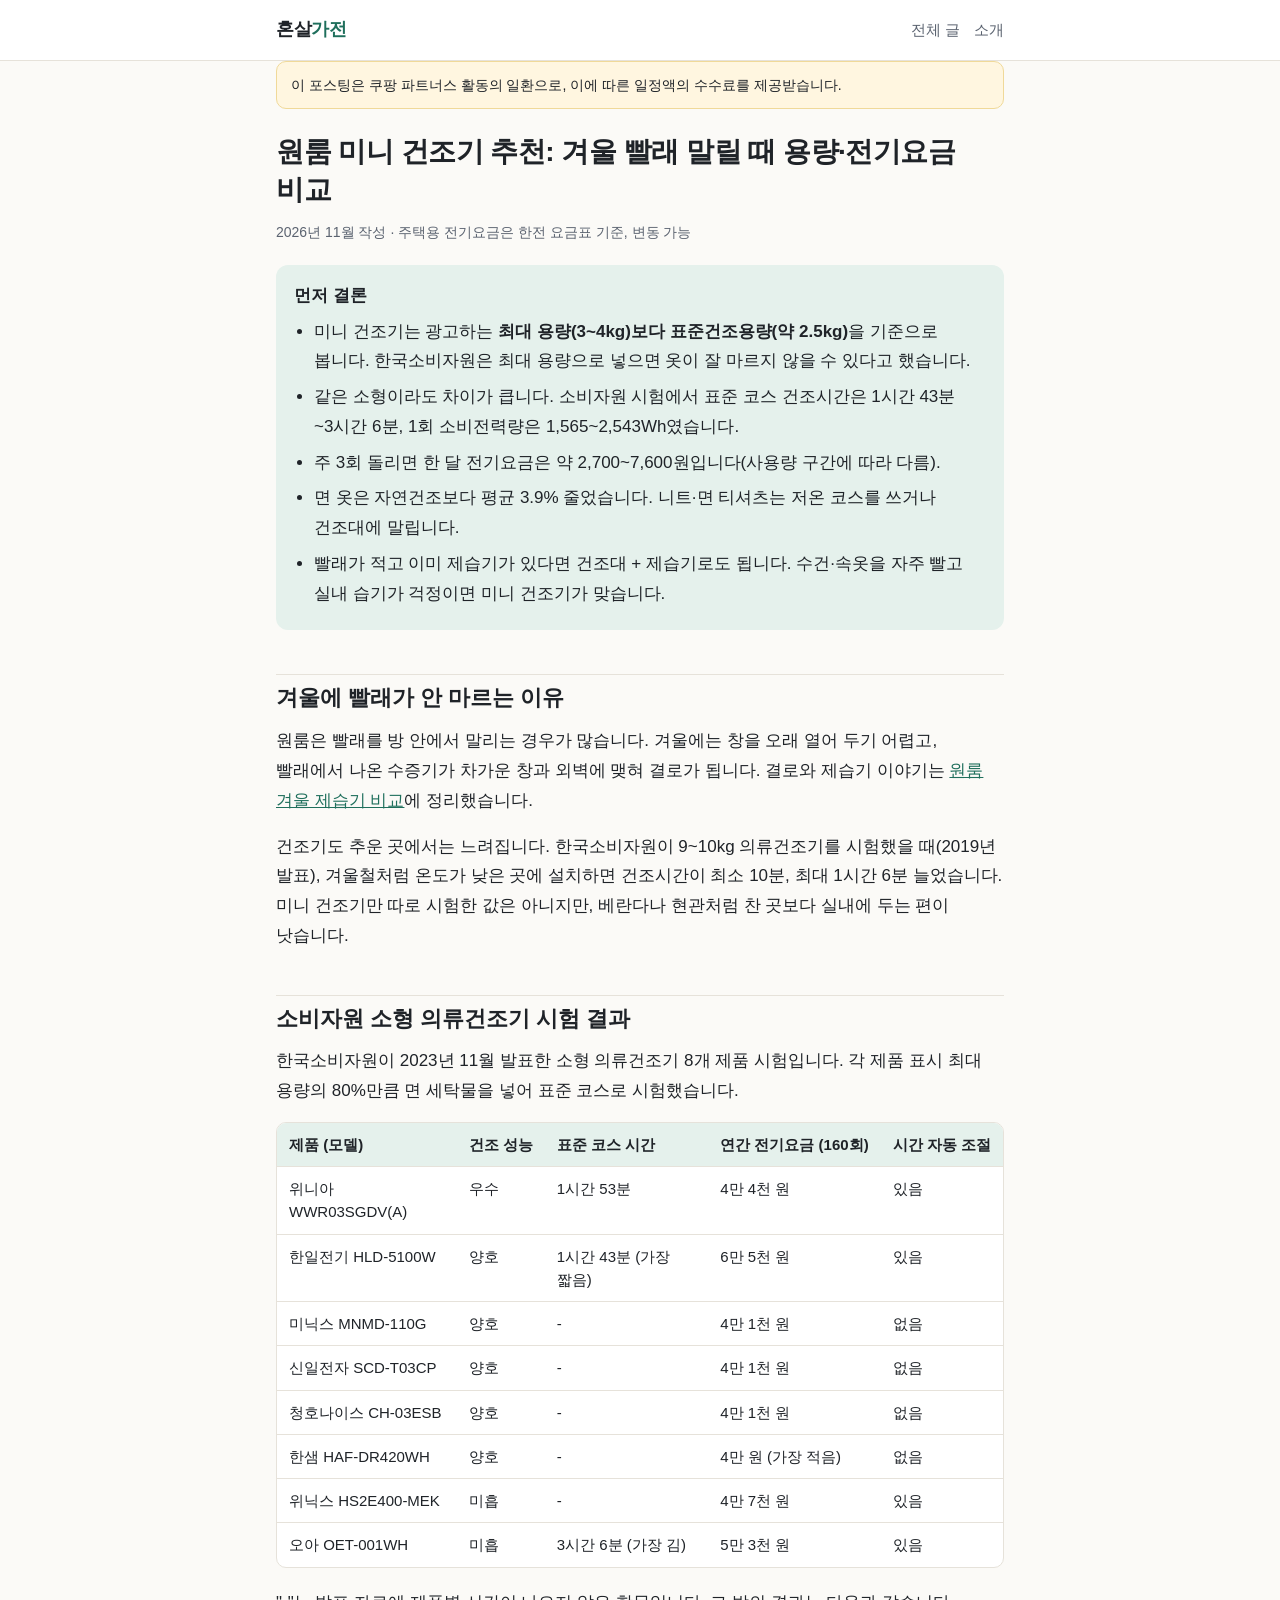
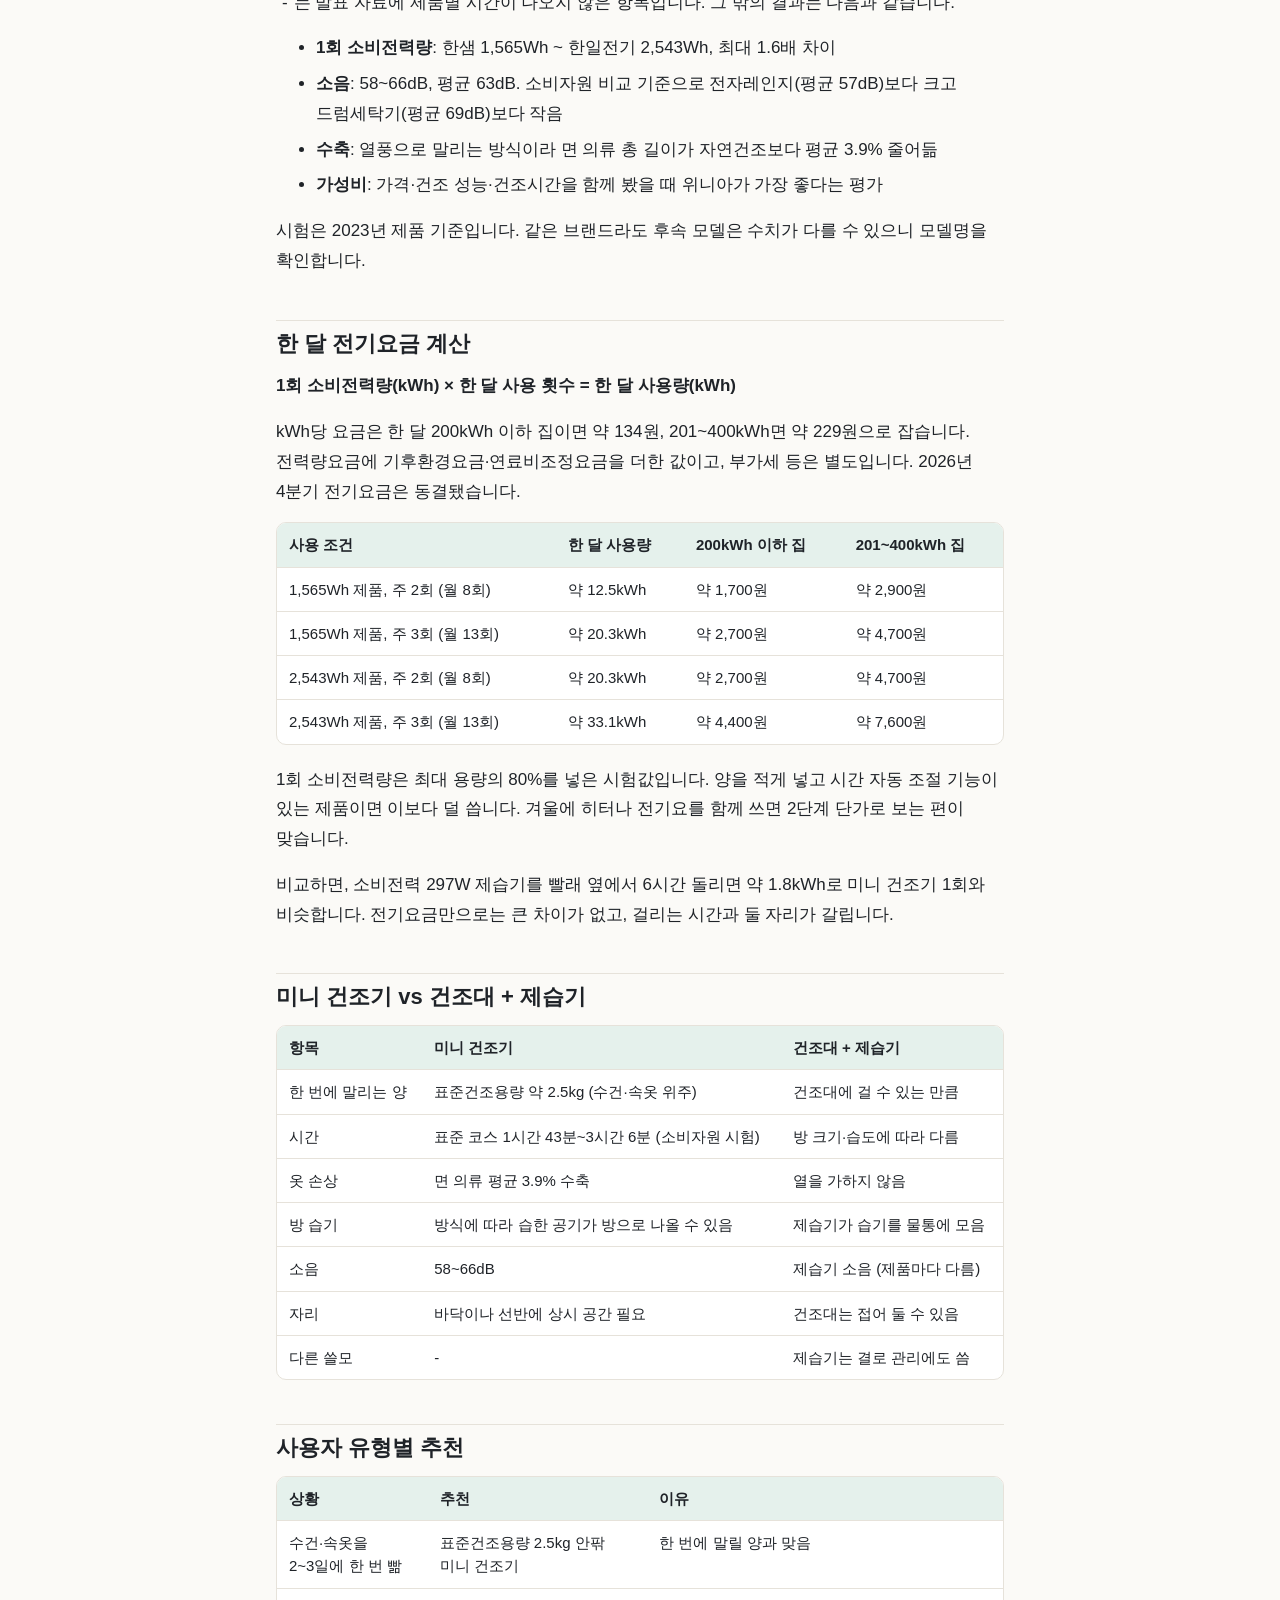
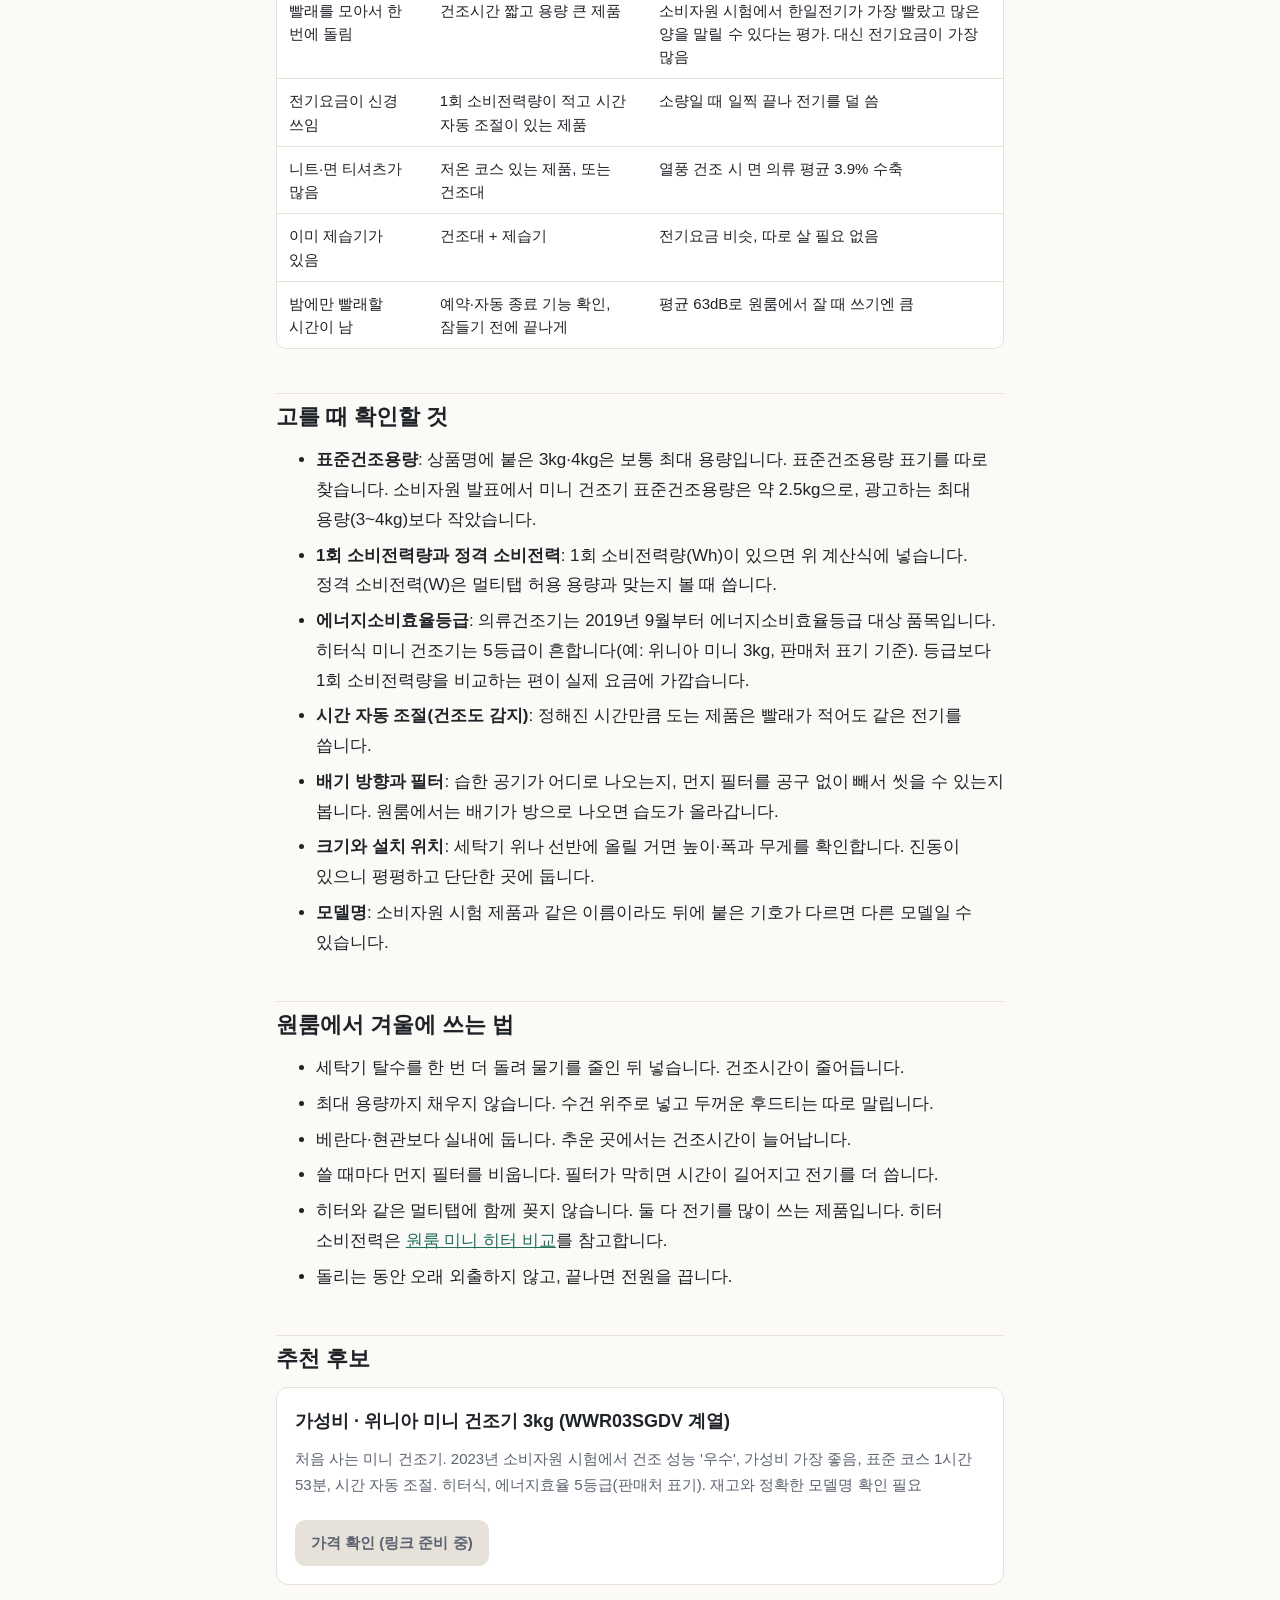
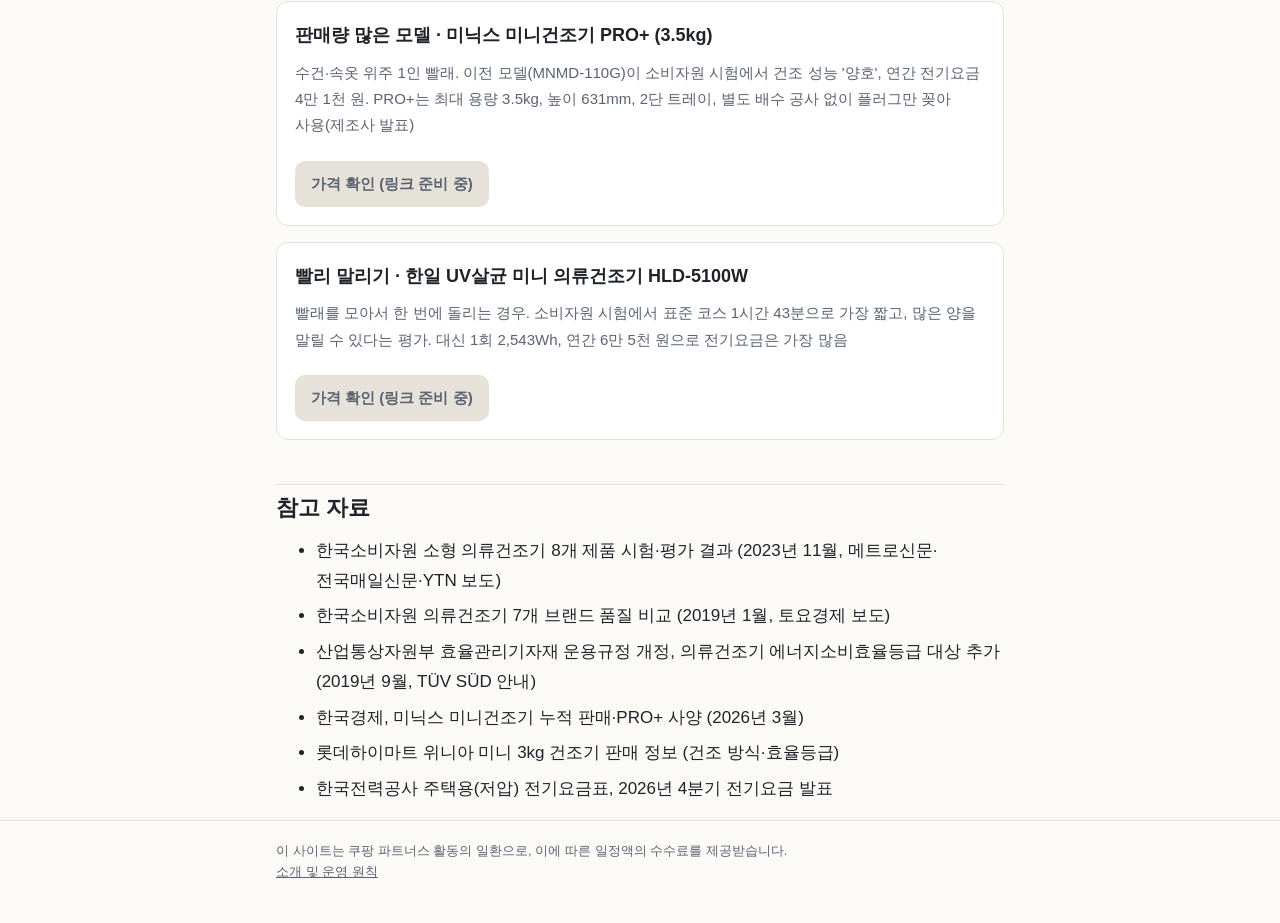
<file: posts/oneroom-mini-dryer.html>
<!doctype html>
<html lang="ko">
<head>
<meta charset="utf-8">
<meta name="viewport" content="width=device-width, initial-scale=1">
<title>원룸 미니 건조기 추천: 겨울 빨래 말릴 때 용량·전기요금 비교 | 혼살가전</title>
<meta name="description" content="자취방 겨울 빨래용 소형 의류건조기 고르는 기준. 한국소비자원 8개 제품 시험으로 본 건조시간·전기요금·소음 차이, 표준건조용량 확인법, 제습기와 비교.">
<link rel="stylesheet" href="/assets/style.css">
</head>
<body>
<header class="site">
  <div class="wrap">
    <a class="brand" href="/">혼살<span>가전</span></a>
    <nav class="site"><a href="/">전체 글</a><a href="/about.html">소개</a></nav>
  </div>
</header>

<main class="wrap">
  <article>
    <p class="disclosure">이 포스팅은 쿠팡 파트너스 활동의 일환으로, 이에 따른 일정액의 수수료를 제공받습니다.</p>

    <h1>원룸 미니 건조기 추천: 겨울 빨래 말릴 때 용량·전기요금 비교</h1>
    <p class="meta">2026년 11월 작성 · 주택용 전기요금은 한전 요금표 기준, 변동 가능</p>

    <div class="summary">
      <strong>먼저 결론</strong>
      <ul>
        <li>미니 건조기는 광고하는 <b>최대 용량(3~4kg)보다 표준건조용량(약 2.5kg)</b>을 기준으로 봅니다. 한국소비자원은 최대 용량으로 넣으면 옷이 잘 마르지 않을 수 있다고 했습니다.</li>
        <li>같은 소형이라도 차이가 큽니다. 소비자원 시험에서 표준 코스 건조시간은 1시간 43분~3시간 6분, 1회 소비전력량은 1,565~2,543Wh였습니다.</li>
        <li>주 3회 돌리면 한 달 전기요금은 약 2,700~7,600원입니다(사용량 구간에 따라 다름).</li>
        <li>면 옷은 자연건조보다 평균 3.9% 줄었습니다. 니트·면 티셔츠는 저온 코스를 쓰거나 건조대에 말립니다.</li>
        <li>빨래가 적고 이미 제습기가 있다면 건조대 + 제습기로도 됩니다. 수건·속옷을 자주 빨고 실내 습기가 걱정이면 미니 건조기가 맞습니다.</li>
      </ul>
    </div>

    <h2>겨울에 빨래가 안 마르는 이유</h2>
    <p>원룸은 빨래를 방 안에서 말리는 경우가 많습니다. 겨울에는 창을 오래 열어 두기 어렵고, 빨래에서 나온 수증기가 차가운 창과 외벽에 맺혀 결로가 됩니다. 결로와 제습기 이야기는 <a href="/posts/oneroom-dehumidifier-winter.html">원룸 겨울 제습기 비교</a>에 정리했습니다.</p>
    <p>건조기도 추운 곳에서는 느려집니다. 한국소비자원이 9~10kg 의류건조기를 시험했을 때(2019년 발표), 겨울철처럼 온도가 낮은 곳에 설치하면 건조시간이 최소 10분, 최대 1시간 6분 늘었습니다. 미니 건조기만 따로 시험한 값은 아니지만, 베란다나 현관처럼 찬 곳보다 실내에 두는 편이 낫습니다.</p>

    <h2>소비자원 소형 의류건조기 시험 결과</h2>
    <p>한국소비자원이 2023년 11월 발표한 소형 의류건조기 8개 제품 시험입니다. 각 제품 표시 최대 용량의 80%만큼 면 세탁물을 넣어 표준 코스로 시험했습니다.</p>
    <div class="table-scroll">
      <table>
        <thead>
          <tr><th>제품 (모델)</th><th>건조 성능</th><th>표준 코스 시간</th><th>연간 전기요금 (160회)</th><th>시간 자동 조절</th></tr>
        </thead>
        <tbody>
          <tr><td>위니아 WWR03SGDV(A)</td><td>우수</td><td>1시간 53분</td><td>4만 4천 원</td><td>있음</td></tr>
          <tr><td>한일전기 HLD-5100W</td><td>양호</td><td>1시간 43분 (가장 짧음)</td><td>6만 5천 원</td><td>있음</td></tr>
          <tr><td>미닉스 MNMD-110G</td><td>양호</td><td>-</td><td>4만 1천 원</td><td>없음</td></tr>
          <tr><td>신일전자 SCD-T03CP</td><td>양호</td><td>-</td><td>4만 1천 원</td><td>없음</td></tr>
          <tr><td>청호나이스 CH-03ESB</td><td>양호</td><td>-</td><td>4만 1천 원</td><td>없음</td></tr>
          <tr><td>한샘 HAF-DR420WH</td><td>양호</td><td>-</td><td>4만 원 (가장 적음)</td><td>없음</td></tr>
          <tr><td>위닉스 HS2E400-MEK</td><td>미흡</td><td>-</td><td>4만 7천 원</td><td>있음</td></tr>
          <tr><td>오아 OET-001WH</td><td>미흡</td><td>3시간 6분 (가장 김)</td><td>5만 3천 원</td><td>있음</td></tr>
        </tbody>
      </table>
    </div>
    <p>"-"는 발표 자료에 제품별 시간이 나오지 않은 항목입니다. 그 밖의 결과는 다음과 같습니다.</p>
    <ul>
      <li><b>1회 소비전력량</b>: 한샘 1,565Wh ~ 한일전기 2,543Wh, 최대 1.6배 차이</li>
      <li><b>소음</b>: 58~66dB, 평균 63dB. 소비자원 비교 기준으로 전자레인지(평균 57dB)보다 크고 드럼세탁기(평균 69dB)보다 작음</li>
      <li><b>수축</b>: 열풍으로 말리는 방식이라 면 의류 총 길이가 자연건조보다 평균 3.9% 줄어듦</li>
      <li><b>가성비</b>: 가격·건조 성능·건조시간을 함께 봤을 때 위니아가 가장 좋다는 평가</li>
    </ul>
    <p>시험은 2023년 제품 기준입니다. 같은 브랜드라도 후속 모델은 수치가 다를 수 있으니 모델명을 확인합니다.</p>

    <h2>한 달 전기요금 계산</h2>
    <p><b>1회 소비전력량(kWh) × 한 달 사용 횟수 = 한 달 사용량(kWh)</b></p>
    <p>kWh당 요금은 한 달 200kWh 이하 집이면 약 134원, 201~400kWh면 약 229원으로 잡습니다. 전력량요금에 기후환경요금·연료비조정요금을 더한 값이고, 부가세 등은 별도입니다. 2026년 4분기 전기요금은 동결됐습니다.</p>
    <div class="table-scroll">
      <table>
        <thead>
          <tr><th>사용 조건</th><th>한 달 사용량</th><th>200kWh 이하 집</th><th>201~400kWh 집</th></tr>
        </thead>
        <tbody>
          <tr><td>1,565Wh 제품, 주 2회 (월 8회)</td><td>약 12.5kWh</td><td>약 1,700원</td><td>약 2,900원</td></tr>
          <tr><td>1,565Wh 제품, 주 3회 (월 13회)</td><td>약 20.3kWh</td><td>약 2,700원</td><td>약 4,700원</td></tr>
          <tr><td>2,543Wh 제품, 주 2회 (월 8회)</td><td>약 20.3kWh</td><td>약 2,700원</td><td>약 4,700원</td></tr>
          <tr><td>2,543Wh 제품, 주 3회 (월 13회)</td><td>약 33.1kWh</td><td>약 4,400원</td><td>약 7,600원</td></tr>
        </tbody>
      </table>
    </div>
    <p>1회 소비전력량은 최대 용량의 80%를 넣은 시험값입니다. 양을 적게 넣고 시간 자동 조절 기능이 있는 제품이면 이보다 덜 씁니다. 겨울에 히터나 전기요를 함께 쓰면 2단계 단가로 보는 편이 맞습니다.</p>
    <p>비교하면, 소비전력 297W 제습기를 빨래 옆에서 6시간 돌리면 약 1.8kWh로 미니 건조기 1회와 비슷합니다. 전기요금만으로는 큰 차이가 없고, 걸리는 시간과 둘 자리가 갈립니다.</p>

    <h2>미니 건조기 vs 건조대 + 제습기</h2>
    <div class="table-scroll">
      <table>
        <thead>
          <tr><th>항목</th><th>미니 건조기</th><th>건조대 + 제습기</th></tr>
        </thead>
        <tbody>
          <tr><td>한 번에 말리는 양</td><td>표준건조용량 약 2.5kg (수건·속옷 위주)</td><td>건조대에 걸 수 있는 만큼</td></tr>
          <tr><td>시간</td><td>표준 코스 1시간 43분~3시간 6분 (소비자원 시험)</td><td>방 크기·습도에 따라 다름</td></tr>
          <tr><td>옷 손상</td><td>면 의류 평균 3.9% 수축</td><td>열을 가하지 않음</td></tr>
          <tr><td>방 습기</td><td>방식에 따라 습한 공기가 방으로 나올 수 있음</td><td>제습기가 습기를 물통에 모음</td></tr>
          <tr><td>소음</td><td>58~66dB</td><td>제습기 소음 (제품마다 다름)</td></tr>
          <tr><td>자리</td><td>바닥이나 선반에 상시 공간 필요</td><td>건조대는 접어 둘 수 있음</td></tr>
          <tr><td>다른 쓸모</td><td>-</td><td>제습기는 결로 관리에도 씀</td></tr>
        </tbody>
      </table>
    </div>

    <h2>사용자 유형별 추천</h2>
    <div class="table-scroll">
      <table>
        <thead>
          <tr><th>상황</th><th>추천</th><th>이유</th></tr>
        </thead>
        <tbody>
          <tr><td>수건·속옷을 2~3일에 한 번 빪</td><td>표준건조용량 2.5kg 안팎 미니 건조기</td><td>한 번에 말릴 양과 맞음</td></tr>
          <tr><td>빨래를 모아서 한 번에 돌림</td><td>건조시간 짧고 용량 큰 제품</td><td>소비자원 시험에서 한일전기가 가장 빨랐고 많은 양을 말릴 수 있다는 평가. 대신 전기요금이 가장 많음</td></tr>
          <tr><td>전기요금이 신경 쓰임</td><td>1회 소비전력량이 적고 시간 자동 조절이 있는 제품</td><td>소량일 때 일찍 끝나 전기를 덜 씀</td></tr>
          <tr><td>니트·면 티셔츠가 많음</td><td>저온 코스 있는 제품, 또는 건조대</td><td>열풍 건조 시 면 의류 평균 3.9% 수축</td></tr>
          <tr><td>이미 제습기가 있음</td><td>건조대 + 제습기</td><td>전기요금 비슷, 따로 살 필요 없음</td></tr>
          <tr><td>밤에만 빨래할 시간이 남</td><td>예약·자동 종료 기능 확인, 잠들기 전에 끝나게</td><td>평균 63dB로 원룸에서 잘 때 쓰기엔 큼</td></tr>
        </tbody>
      </table>
    </div>

    <h2>고를 때 확인할 것</h2>
    <ul>
      <li><b>표준건조용량</b>: 상품명에 붙은 3kg·4kg은 보통 최대 용량입니다. 표준건조용량 표기를 따로 찾습니다. 소비자원 발표에서 미니 건조기 표준건조용량은 약 2.5kg으로, 광고하는 최대 용량(3~4kg)보다 작았습니다.</li>
      <li><b>1회 소비전력량과 정격 소비전력</b>: 1회 소비전력량(Wh)이 있으면 위 계산식에 넣습니다. 정격 소비전력(W)은 멀티탭 허용 용량과 맞는지 볼 때 씁니다.</li>
      <li><b>에너지소비효율등급</b>: 의류건조기는 2019년 9월부터 에너지소비효율등급 대상 품목입니다. 히터식 미니 건조기는 5등급이 흔합니다(예: 위니아 미니 3kg, 판매처 표기 기준). 등급보다 1회 소비전력량을 비교하는 편이 실제 요금에 가깝습니다.</li>
      <li><b>시간 자동 조절(건조도 감지)</b>: 정해진 시간만큼 도는 제품은 빨래가 적어도 같은 전기를 씁니다.</li>
      <li><b>배기 방향과 필터</b>: 습한 공기가 어디로 나오는지, 먼지 필터를 공구 없이 빼서 씻을 수 있는지 봅니다. 원룸에서는 배기가 방으로 나오면 습도가 올라갑니다.</li>
      <li><b>크기와 설치 위치</b>: 세탁기 위나 선반에 올릴 거면 높이·폭과 무게를 확인합니다. 진동이 있으니 평평하고 단단한 곳에 둡니다.</li>
      <li><b>모델명</b>: 소비자원 시험 제품과 같은 이름이라도 뒤에 붙은 기호가 다르면 다른 모델일 수 있습니다.</li>
    </ul>

    <h2>원룸에서 겨울에 쓰는 법</h2>
    <ul>
      <li>세탁기 탈수를 한 번 더 돌려 물기를 줄인 뒤 넣습니다. 건조시간이 줄어듭니다.</li>
      <li>최대 용량까지 채우지 않습니다. 수건 위주로 넣고 두꺼운 후드티는 따로 말립니다.</li>
      <li>베란다·현관보다 실내에 둡니다. 추운 곳에서는 건조시간이 늘어납니다.</li>
      <li>쓸 때마다 먼지 필터를 비웁니다. 필터가 막히면 시간이 길어지고 전기를 더 씁니다.</li>
      <li>히터와 같은 멀티탭에 함께 꽂지 않습니다. 둘 다 전기를 많이 쓰는 제품입니다. 히터 소비전력은 <a href="/posts/oneroom-mini-heater.html">원룸 미니 히터 비교</a>를 참고합니다.</li>
      <li>돌리는 동안 오래 외출하지 않고, 끝나면 전원을 끕니다.</li>
    </ul>

    <h2>추천 후보</h2>
    <div class="pick">
      <h3>가성비 · 위니아 미니 건조기 3kg (WWR03SGDV 계열)</h3>
      <p class="for">처음 사는 미니 건조기. 2023년 소비자원 시험에서 건조 성능 '우수', 가성비 가장 좋음, 표준 코스 1시간 53분, 시간 자동 조절. 히터식, 에너지효율 5등급(판매처 표기). 재고와 정확한 모델명 확인 필요</p>
      <a class="btn pending" href="#" rel="sponsored nofollow">가격 확인 (링크 준비 중)</a>
    </div>
    <div class="pick">
      <h3>판매량 많은 모델 · 미닉스 미니건조기 PRO+ (3.5kg)</h3>
      <p class="for">수건·속옷 위주 1인 빨래. 이전 모델(MNMD-110G)이 소비자원 시험에서 건조 성능 '양호', 연간 전기요금 4만 1천 원. PRO+는 최대 용량 3.5kg, 높이 631mm, 2단 트레이, 별도 배수 공사 없이 플러그만 꽂아 사용(제조사 발표)</p>
      <a class="btn pending" href="#" rel="sponsored nofollow">가격 확인 (링크 준비 중)</a>
    </div>
    <div class="pick">
      <h3>빨리 말리기 · 한일 UV살균 미니 의류건조기 HLD-5100W</h3>
      <p class="for">빨래를 모아서 한 번에 돌리는 경우. 소비자원 시험에서 표준 코스 1시간 43분으로 가장 짧고, 많은 양을 말릴 수 있다는 평가. 대신 1회 2,543Wh, 연간 6만 5천 원으로 전기요금은 가장 많음</p>
      <a class="btn pending" href="#" rel="sponsored nofollow">가격 확인 (링크 준비 중)</a>
    </div>

    <h2>참고 자료</h2>
    <ul>
      <li>한국소비자원 소형 의류건조기 8개 제품 시험·평가 결과 (2023년 11월, 메트로신문·전국매일신문·YTN 보도)</li>
      <li>한국소비자원 의류건조기 7개 브랜드 품질 비교 (2019년 1월, 토요경제 보도)</li>
      <li>산업통상자원부 효율관리기자재 운용규정 개정, 의류건조기 에너지소비효율등급 대상 추가 (2019년 9월, TÜV SÜD 안내)</li>
      <li>한국경제, 미닉스 미니건조기 누적 판매·PRO+ 사양 (2026년 3월)</li>
      <li>롯데하이마트 위니아 미니 3kg 건조기 판매 정보 (건조 방식·효율등급)</li>
      <li>한국전력공사 주택용(저압) 전기요금표, 2026년 4분기 전기요금 발표</li>
    </ul>
  </article>
</main>

<footer class="site">
  <div class="wrap">
    이 사이트는 쿠팡 파트너스 활동의 일환으로, 이에 따른 일정액의 수수료를 제공받습니다.<br>
    <a href="/about.html">소개 및 운영 원칙</a>
  </div>
</footer>
</body>
</html>
</file>
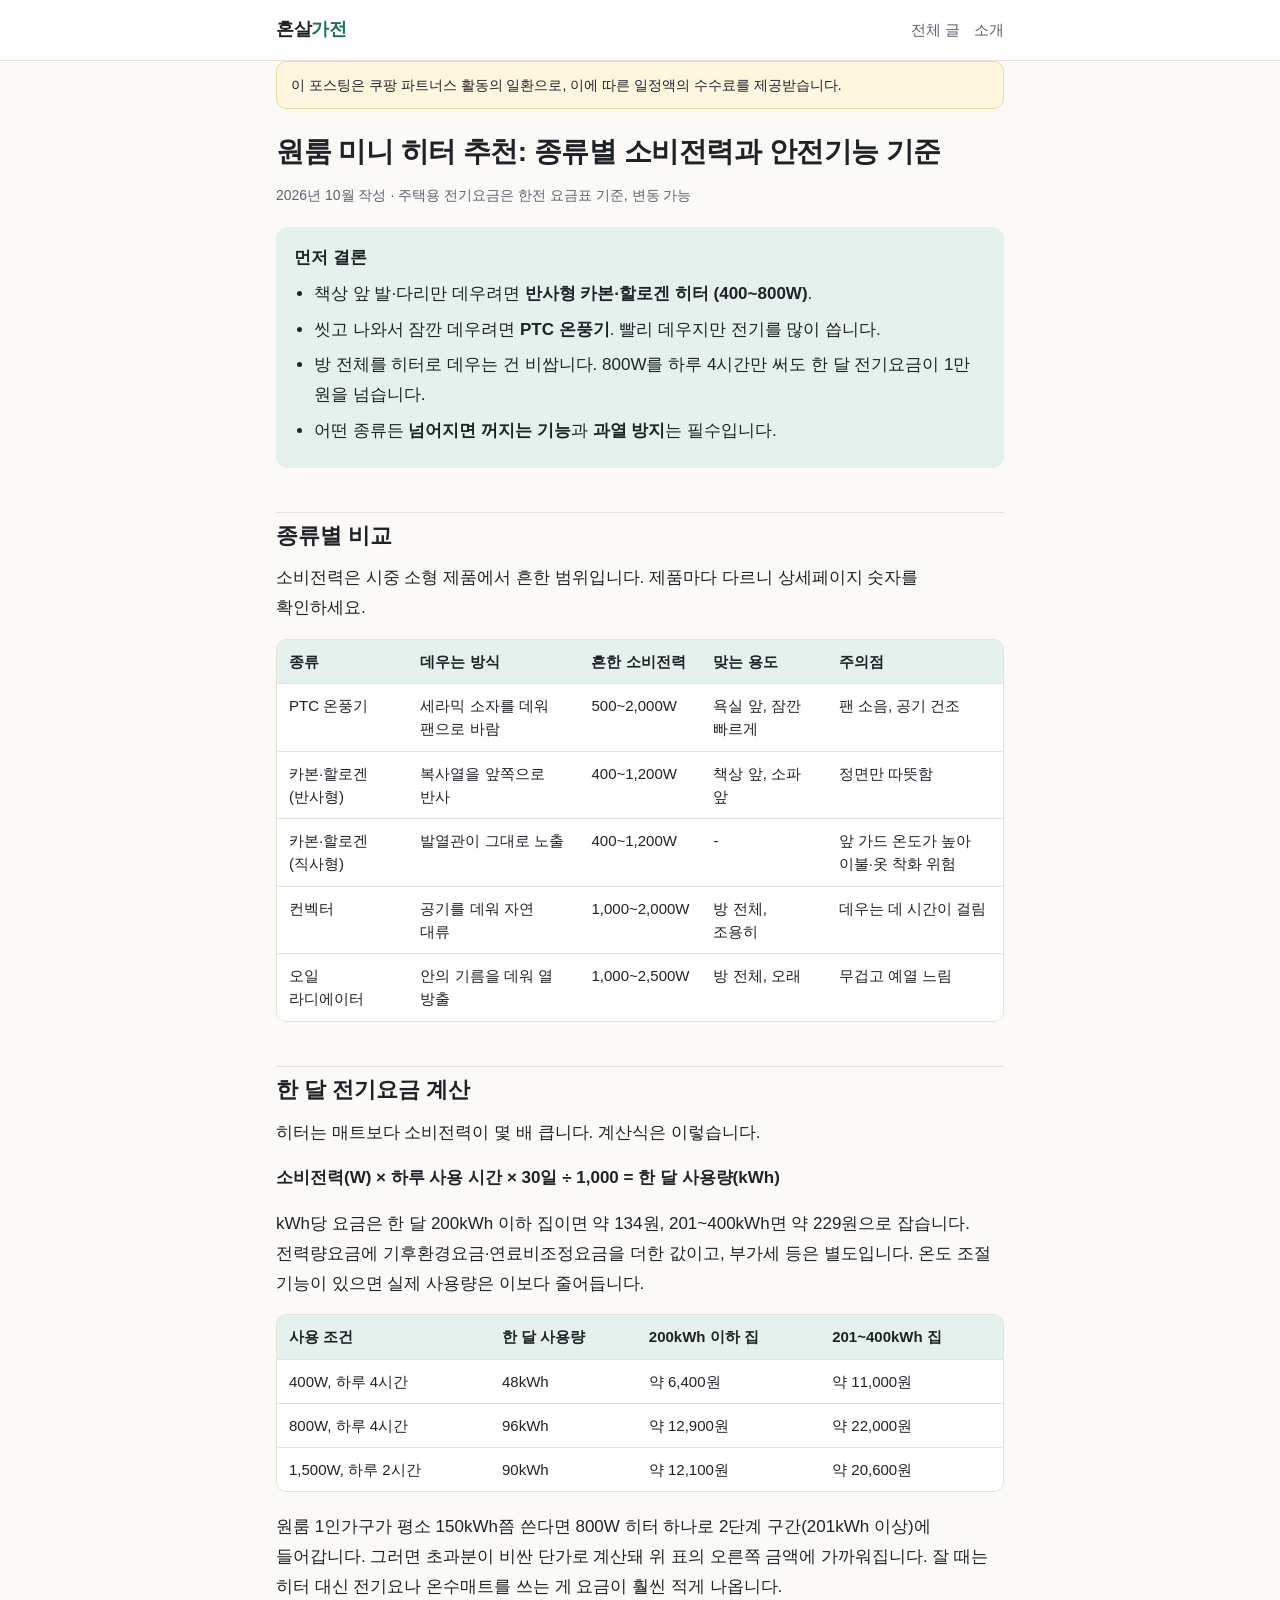
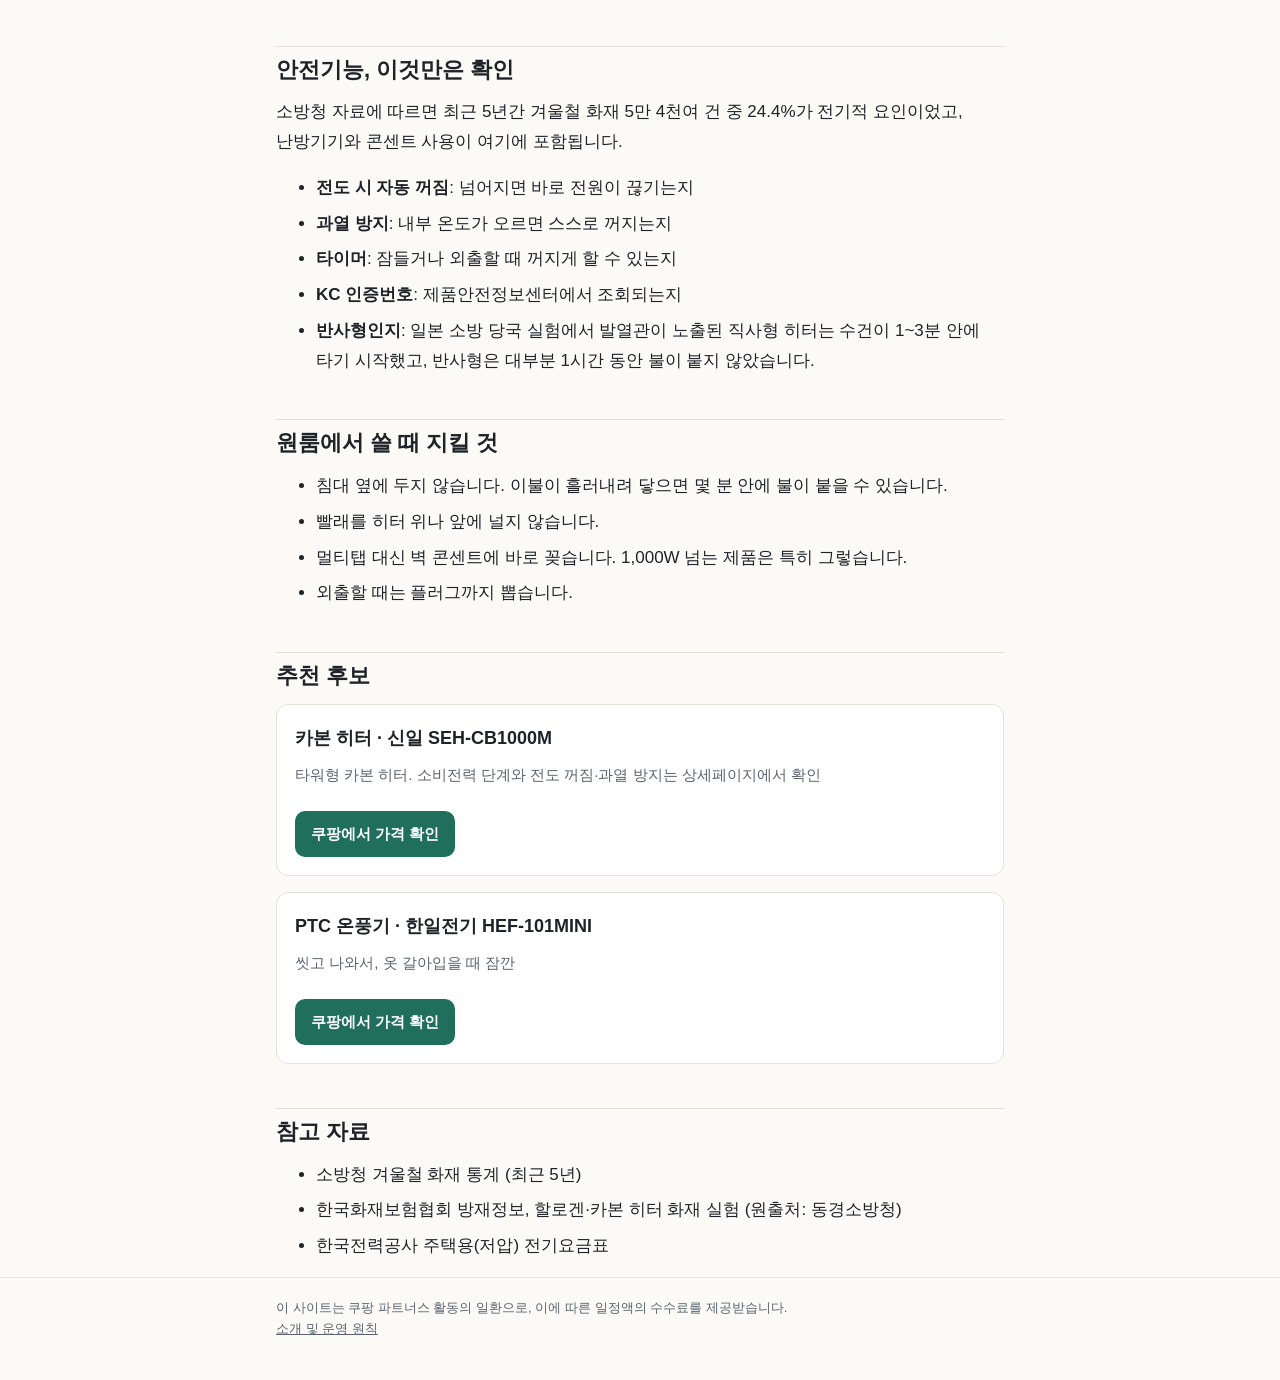
<file: posts/oneroom-mini-heater.html>
<!doctype html>
<html lang="ko">
<head>
<meta charset="utf-8">
<meta name="viewport" content="width=device-width, initial-scale=1">
<title>원룸 미니 히터 추천: 종류별 소비전력과 안전기능 기준 | 혼살가전</title>
<meta name="description" content="자취방 미니 히터를 PTC 온풍기, 카본·할로겐, 컨벡터, 라디에이터로 나눠 비교합니다. 한 달 전기요금 계산과 화재 예방 기준.">
<link rel="stylesheet" href="/assets/style.css">
</head>
<body>
<header class="site">
  <div class="wrap">
    <a class="brand" href="/">혼살<span>가전</span></a>
    <nav class="site"><a href="/">전체 글</a><a href="/about.html">소개</a></nav>
  </div>
</header>

<main class="wrap">
  <article>
    <p class="disclosure">이 포스팅은 쿠팡 파트너스 활동의 일환으로, 이에 따른 일정액의 수수료를 제공받습니다.</p>

    <h1>원룸 미니 히터 추천: 종류별 소비전력과 안전기능 기준</h1>
    <p class="meta">2026년 10월 작성 · 주택용 전기요금은 한전 요금표 기준, 변동 가능</p>

    <div class="summary">
      <strong>먼저 결론</strong>
      <ul>
        <li>책상 앞 발·다리만 데우려면 <b>반사형 카본·할로겐 히터 (400~800W)</b>.</li>
        <li>씻고 나와서 잠깐 데우려면 <b>PTC 온풍기</b>. 빨리 데우지만 전기를 많이 씁니다.</li>
        <li>방 전체를 히터로 데우는 건 비쌉니다. 800W를 하루 4시간만 써도 한 달 전기요금이 1만 원을 넘습니다.</li>
        <li>어떤 종류든 <b>넘어지면 꺼지는 기능</b>과 <b>과열 방지</b>는 필수입니다.</li>
      </ul>
    </div>

    <h2>종류별 비교</h2>
    <p>소비전력은 시중 소형 제품에서 흔한 범위입니다. 제품마다 다르니 상세페이지 숫자를 확인하세요.</p>
    <div class="table-scroll">
      <table>
        <thead>
          <tr><th>종류</th><th>데우는 방식</th><th>흔한 소비전력</th><th>맞는 용도</th><th>주의점</th></tr>
        </thead>
        <tbody>
          <tr><td>PTC 온풍기</td><td>세라믹 소자를 데워 팬으로 바람</td><td>500~2,000W</td><td>욕실 앞, 잠깐 빠르게</td><td>팬 소음, 공기 건조</td></tr>
          <tr><td>카본·할로겐 (반사형)</td><td>복사열을 앞쪽으로 반사</td><td>400~1,200W</td><td>책상 앞, 소파 앞</td><td>정면만 따뜻함</td></tr>
          <tr><td>카본·할로겐 (직사형)</td><td>발열관이 그대로 노출</td><td>400~1,200W</td><td>-</td><td>앞 가드 온도가 높아 이불·옷 착화 위험</td></tr>
          <tr><td>컨벡터</td><td>공기를 데워 자연 대류</td><td>1,000~2,000W</td><td>방 전체, 조용히</td><td>데우는 데 시간이 걸림</td></tr>
          <tr><td>오일 라디에이터</td><td>안의 기름을 데워 열 방출</td><td>1,000~2,500W</td><td>방 전체, 오래</td><td>무겁고 예열 느림</td></tr>
        </tbody>
      </table>
    </div>

    <h2>한 달 전기요금 계산</h2>
    <p>히터는 매트보다 소비전력이 몇 배 큽니다. 계산식은 이렇습니다.</p>
    <p><b>소비전력(W) × 하루 사용 시간 × 30일 ÷ 1,000 = 한 달 사용량(kWh)</b></p>
    <p>kWh당 요금은 한 달 200kWh 이하 집이면 약 134원, 201~400kWh면 약 229원으로 잡습니다. 전력량요금에 기후환경요금·연료비조정요금을 더한 값이고, 부가세 등은 별도입니다. 온도 조절 기능이 있으면 실제 사용량은 이보다 줄어듭니다.</p>
    <div class="table-scroll">
      <table>
        <thead>
          <tr><th>사용 조건</th><th>한 달 사용량</th><th>200kWh 이하 집</th><th>201~400kWh 집</th></tr>
        </thead>
        <tbody>
          <tr><td>400W, 하루 4시간</td><td>48kWh</td><td>약 6,400원</td><td>약 11,000원</td></tr>
          <tr><td>800W, 하루 4시간</td><td>96kWh</td><td>약 12,900원</td><td>약 22,000원</td></tr>
          <tr><td>1,500W, 하루 2시간</td><td>90kWh</td><td>약 12,100원</td><td>약 20,600원</td></tr>
        </tbody>
      </table>
    </div>
    <p>원룸 1인가구가 평소 150kWh쯤 쓴다면 800W 히터 하나로 2단계 구간(201kWh 이상)에 들어갑니다. 그러면 초과분이 비싼 단가로 계산돼 위 표의 오른쪽 금액에 가까워집니다. 잘 때는 히터 대신 전기요나 온수매트를 쓰는 게 요금이 훨씬 적게 나옵니다.</p>

    <h2>안전기능, 이것만은 확인</h2>
    <p>소방청 자료에 따르면 최근 5년간 겨울철 화재 5만 4천여 건 중 24.4%가 전기적 요인이었고, 난방기기와 콘센트 사용이 여기에 포함됩니다.</p>
    <ul>
      <li><b>전도 시 자동 꺼짐</b>: 넘어지면 바로 전원이 끊기는지</li>
      <li><b>과열 방지</b>: 내부 온도가 오르면 스스로 꺼지는지</li>
      <li><b>타이머</b>: 잠들거나 외출할 때 꺼지게 할 수 있는지</li>
      <li><b>KC 인증번호</b>: 제품안전정보센터에서 조회되는지</li>
      <li><b>반사형인지</b>: 일본 소방 당국 실험에서 발열관이 노출된 직사형 히터는 수건이 1~3분 안에 타기 시작했고, 반사형은 대부분 1시간 동안 불이 붙지 않았습니다.</li>
    </ul>

    <h2>원룸에서 쓸 때 지킬 것</h2>
    <ul>
      <li>침대 옆에 두지 않습니다. 이불이 흘러내려 닿으면 몇 분 안에 불이 붙을 수 있습니다.</li>
      <li>빨래를 히터 위나 앞에 널지 않습니다.</li>
      <li>멀티탭 대신 벽 콘센트에 바로 꽂습니다. 1,000W 넘는 제품은 특히 그렇습니다.</li>
      <li>외출할 때는 플러그까지 뽑습니다.</li>
    </ul>

    <h2>추천 후보</h2>
    <div class="pick">
      <h3>카본 히터 · 신일 SEH-CB1000M</h3>
      <p class="for">타워형 카본 히터. 소비전력 단계와 전도 꺼짐·과열 방지는 상세페이지에서 확인</p>
      <a class="btn" href="https://link.coupang.com/a/hUYICTwBki" target="_blank" rel="sponsored nofollow noopener">쿠팡에서 가격 확인</a>
    </div>
    <div class="pick">
      <h3>PTC 온풍기 · 한일전기 HEF-101MINI</h3>
      <p class="for">씻고 나와서, 옷 갈아입을 때 잠깐</p>
      <a class="btn" href="https://link.coupang.com/a/hUYI8H4nsG" target="_blank" rel="sponsored nofollow noopener">쿠팡에서 가격 확인</a>
    </div>

    <h2>참고 자료</h2>
    <ul>
      <li>소방청 겨울철 화재 통계 (최근 5년)</li>
      <li>한국화재보험협회 방재정보, 할로겐·카본 히터 화재 실험 (원출처: 동경소방청)</li>
      <li>한국전력공사 주택용(저압) 전기요금표</li>
    </ul>
  </article>
</main>

<footer class="site">
  <div class="wrap">
    이 사이트는 쿠팡 파트너스 활동의 일환으로, 이에 따른 일정액의 수수료를 제공받습니다.<br>
    <a href="/about.html">소개 및 운영 원칙</a>
  </div>
</footer>
</body>
</html>
</file>
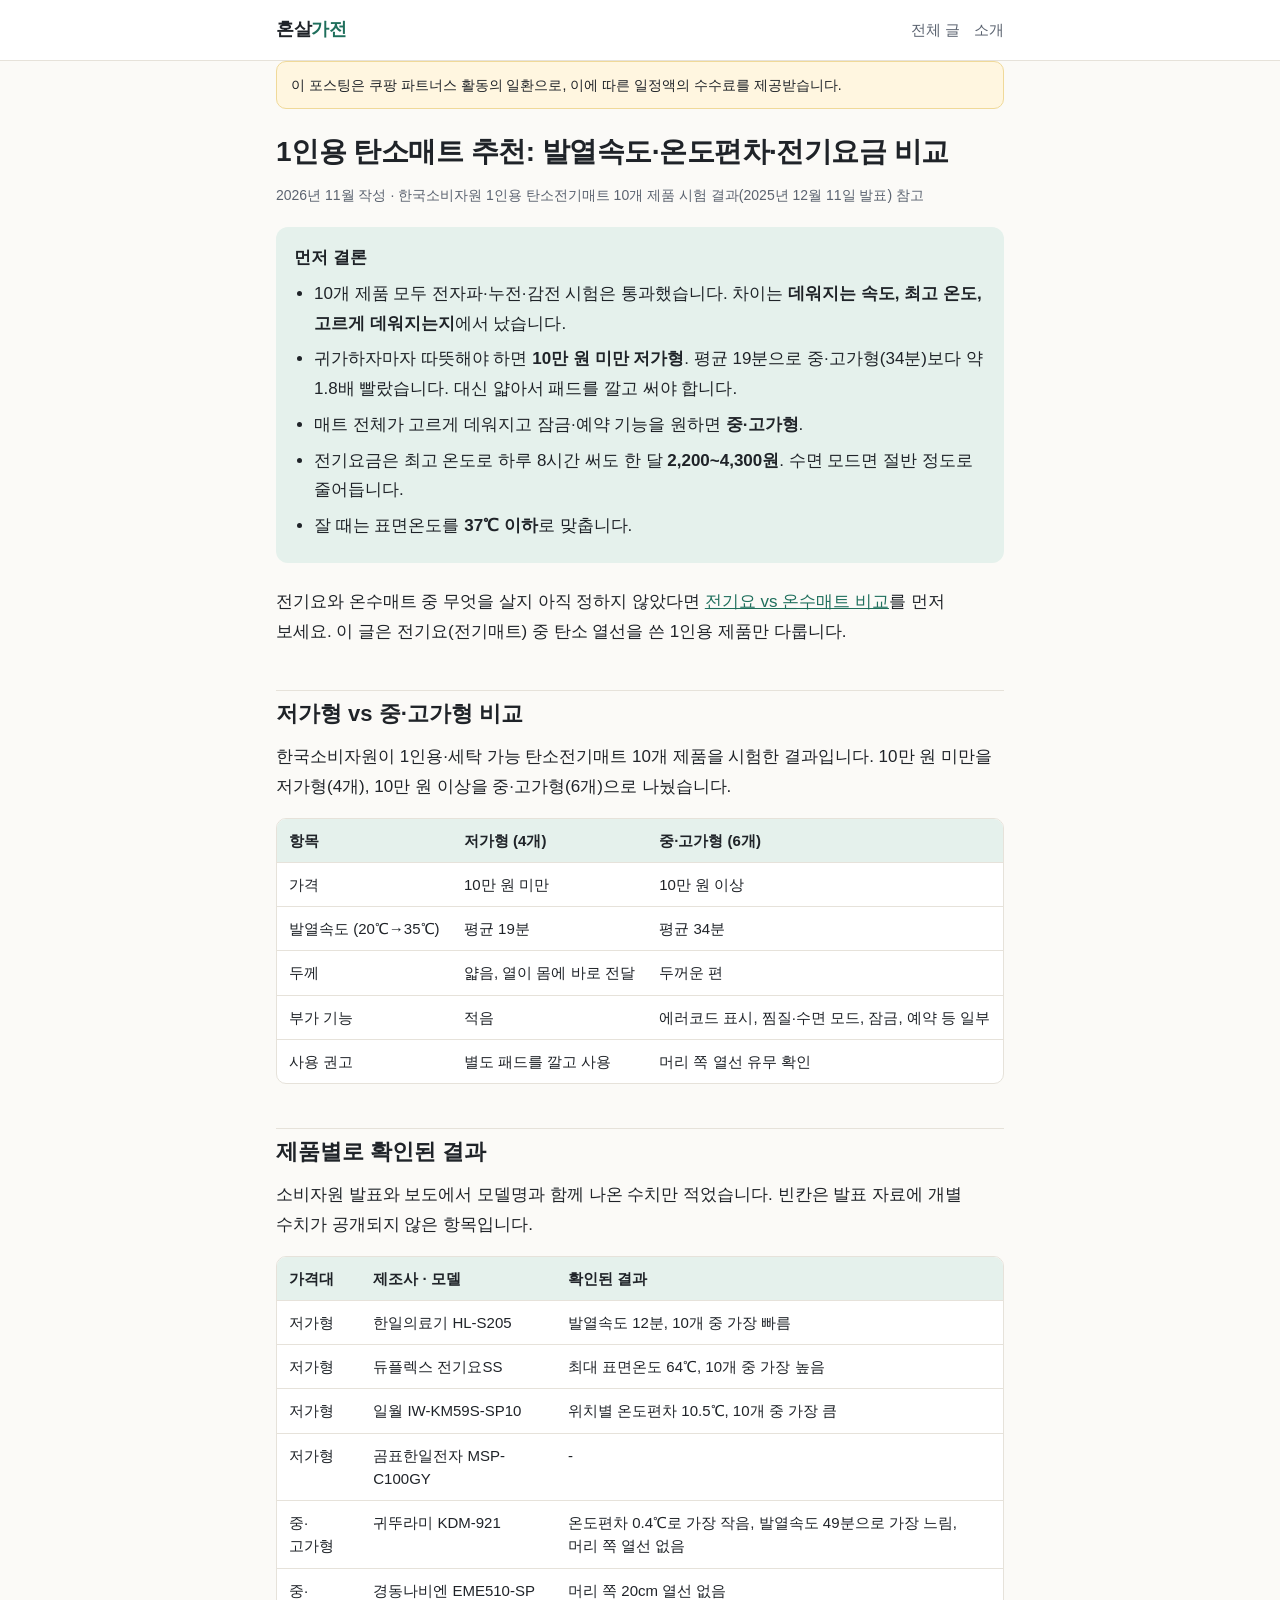
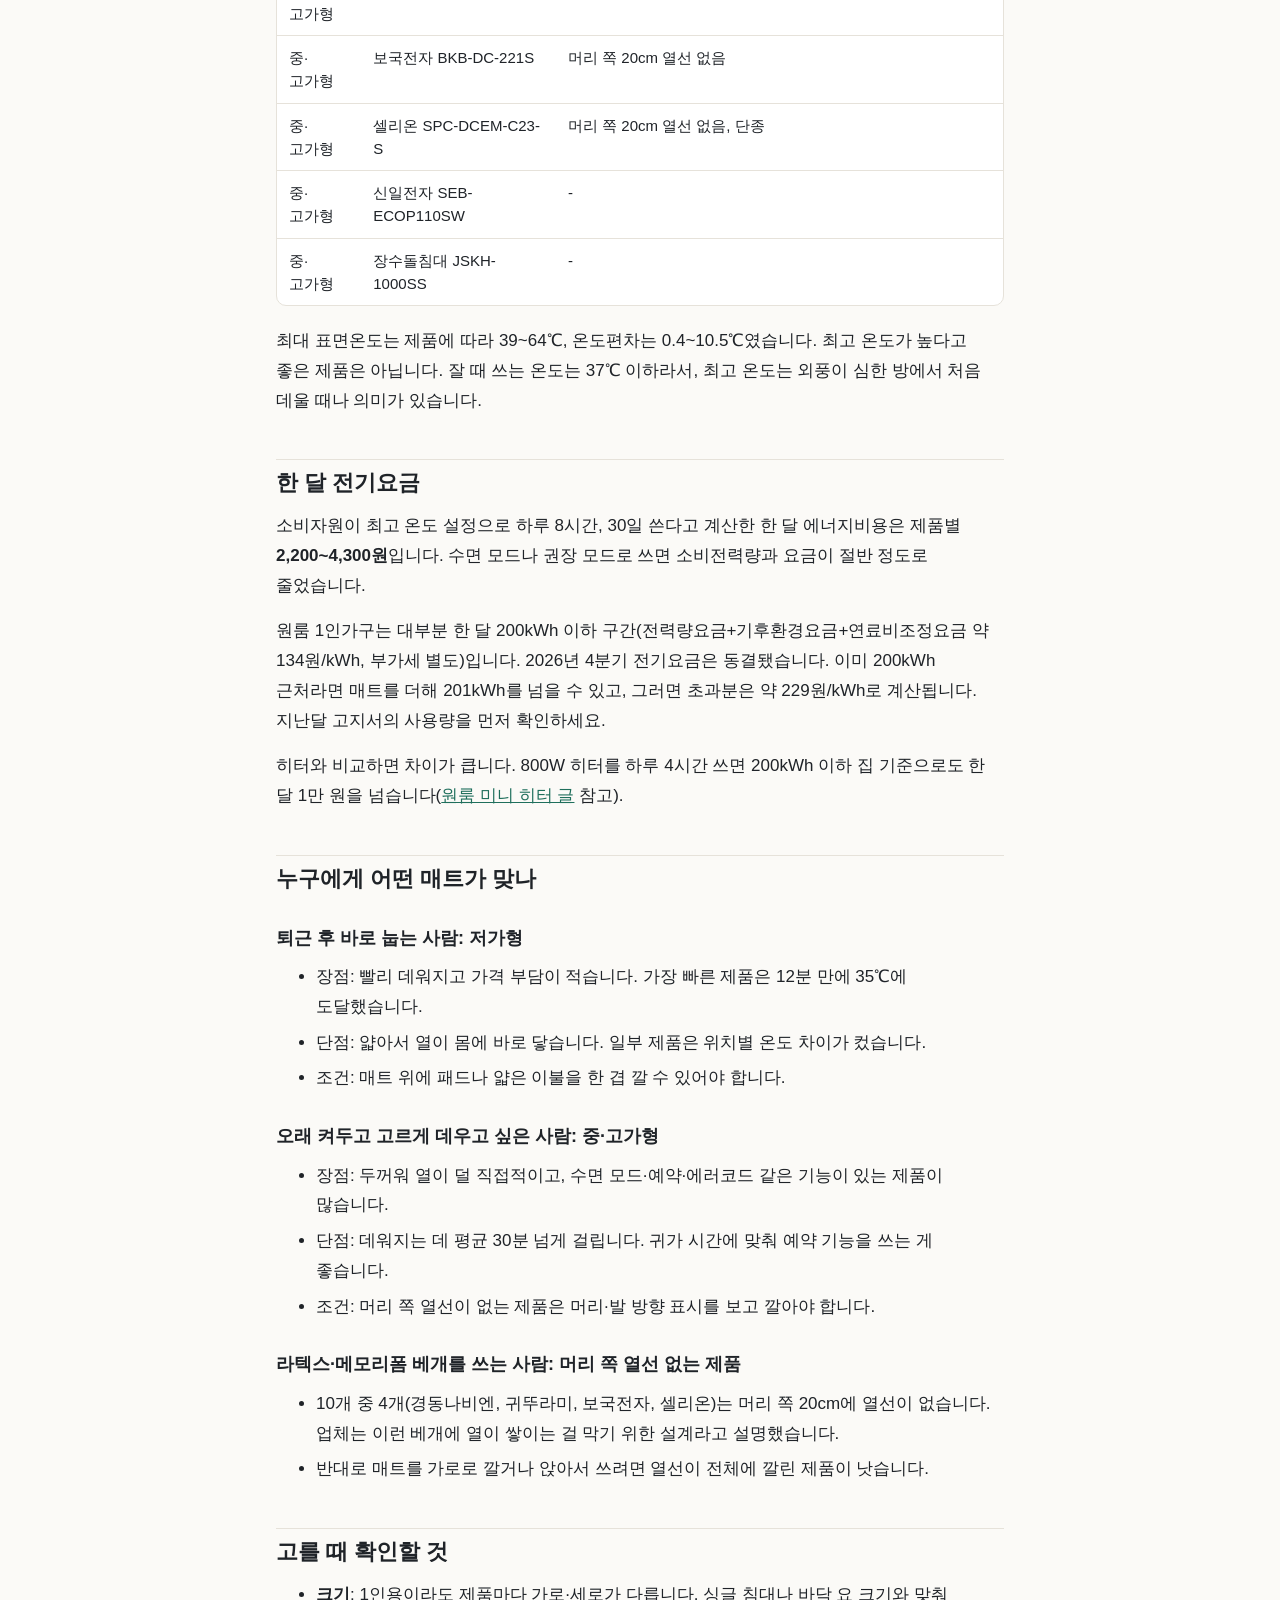
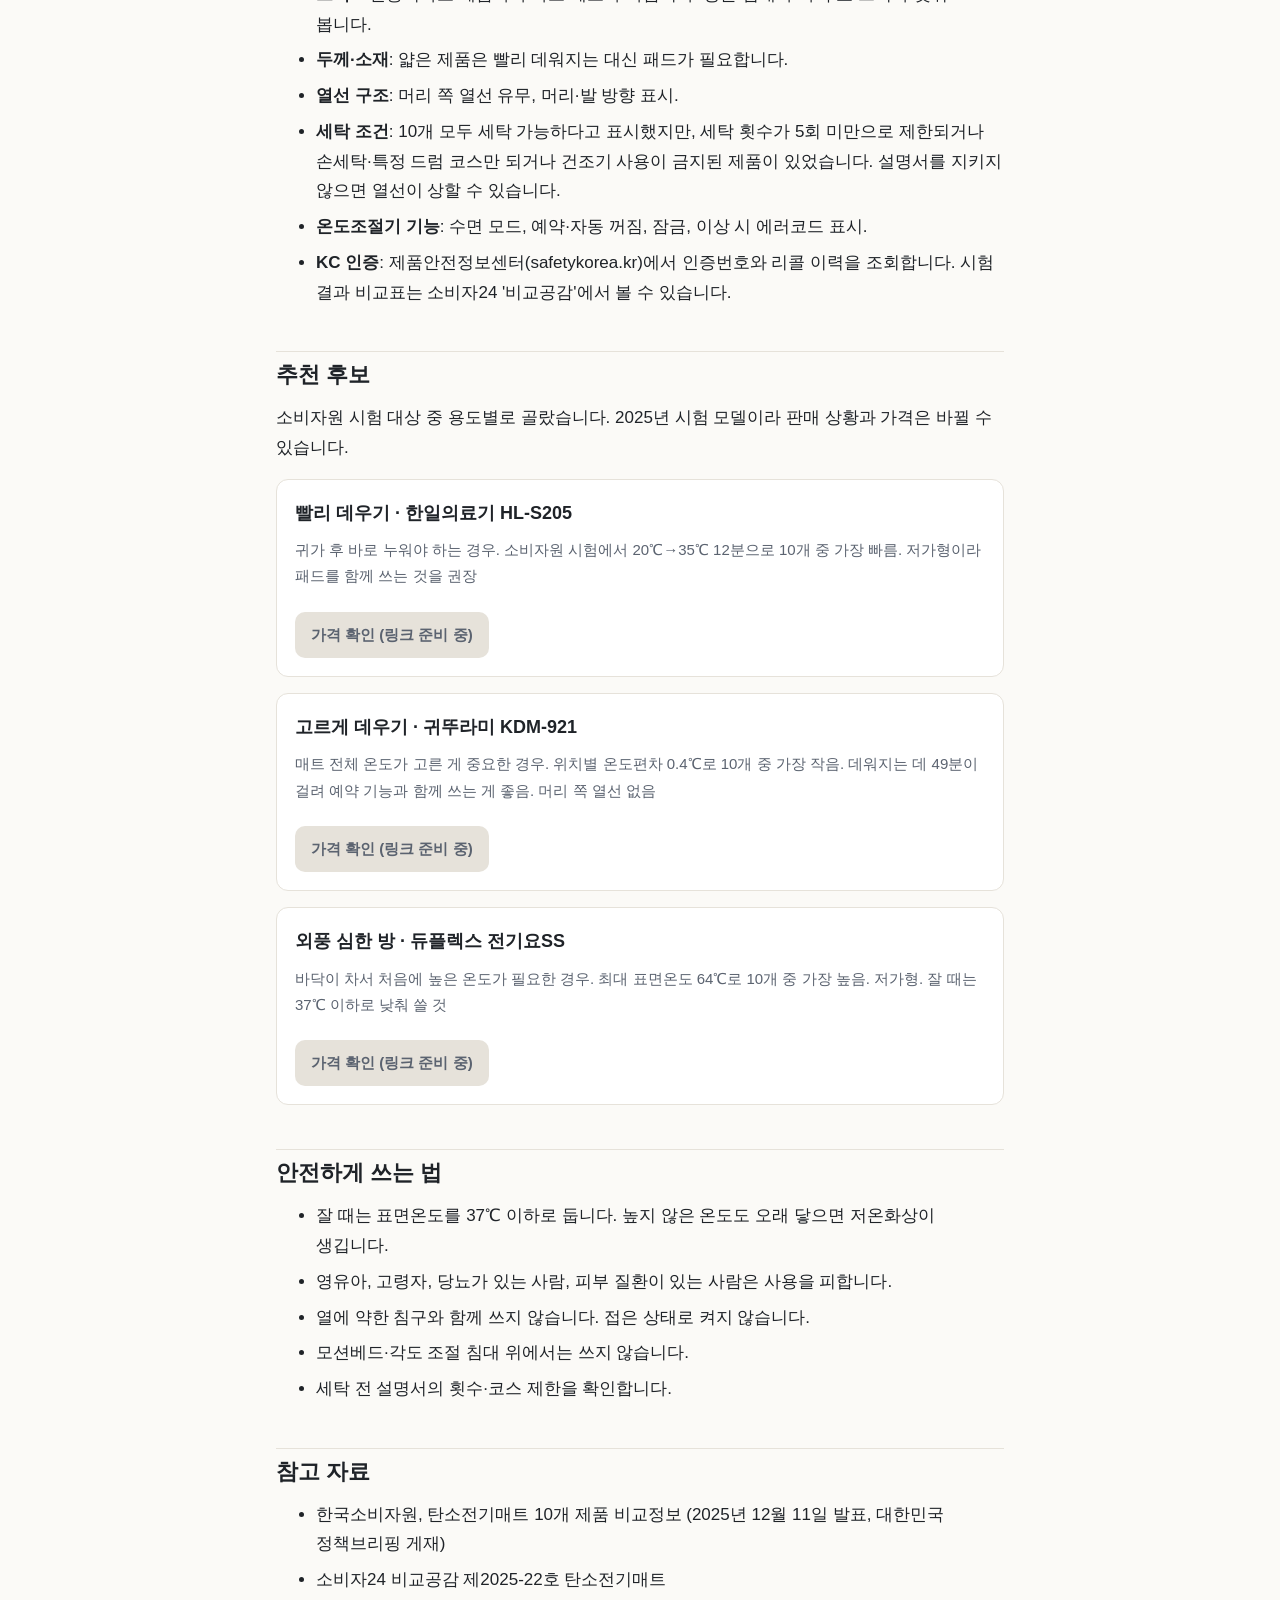
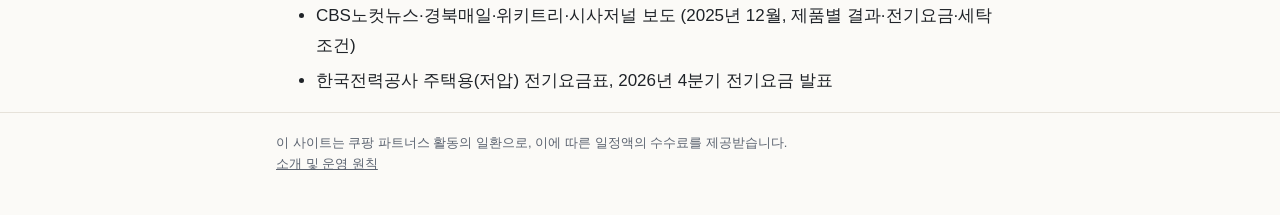
<file: posts/single-carbon-mat.html>
<!doctype html>
<html lang="ko">
<head>
<meta charset="utf-8">
<meta name="viewport" content="width=device-width, initial-scale=1">
<title>1인용 탄소매트 추천: 발열속도·온도편차·전기요금 비교 | 혼살가전</title>
<meta name="description" content="1인용 세탁 가능 탄소(카본) 전기매트를 한국소비자원 10개 제품 시험 결과로 비교합니다. 저가형과 중·고가형의 발열속도, 최대 표면온도, 온도편차, 한 달 전기요금, 고르는 기준.">
<link rel="stylesheet" href="/assets/style.css">
</head>
<body>
<header class="site">
  <div class="wrap">
    <a class="brand" href="/">혼살<span>가전</span></a>
    <nav class="site"><a href="/">전체 글</a><a href="/about.html">소개</a></nav>
  </div>
</header>

<main class="wrap">
  <article>
    <p class="disclosure">이 포스팅은 쿠팡 파트너스 활동의 일환으로, 이에 따른 일정액의 수수료를 제공받습니다.</p>

    <h1>1인용 탄소매트 추천: 발열속도·온도편차·전기요금 비교</h1>
    <p class="meta">2026년 11월 작성 · 한국소비자원 1인용 탄소전기매트 10개 제품 시험 결과(2025년 12월 11일 발표) 참고</p>

    <div class="summary">
      <strong>먼저 결론</strong>
      <ul>
        <li>10개 제품 모두 전자파·누전·감전 시험은 통과했습니다. 차이는 <b>데워지는 속도, 최고 온도, 고르게 데워지는지</b>에서 났습니다.</li>
        <li>귀가하자마자 따뜻해야 하면 <b>10만 원 미만 저가형</b>. 평균 19분으로 중·고가형(34분)보다 약 1.8배 빨랐습니다. 대신 얇아서 패드를 깔고 써야 합니다.</li>
        <li>매트 전체가 고르게 데워지고 잠금·예약 기능을 원하면 <b>중·고가형</b>.</li>
        <li>전기요금은 최고 온도로 하루 8시간 써도 한 달 <b>2,200~4,300원</b>. 수면 모드면 절반 정도로 줄어듭니다.</li>
        <li>잘 때는 표면온도를 <b>37℃ 이하</b>로 맞춥니다.</li>
      </ul>
    </div>

    <p>전기요와 온수매트 중 무엇을 살지 아직 정하지 않았다면 <a href="/posts/electric-blanket-vs-water-mat.html">전기요 vs 온수매트 비교</a>를 먼저 보세요. 이 글은 전기요(전기매트) 중 탄소 열선을 쓴 1인용 제품만 다룹니다.</p>

    <h2>저가형 vs 중·고가형 비교</h2>
    <p>한국소비자원이 1인용·세탁 가능 탄소전기매트 10개 제품을 시험한 결과입니다. 10만 원 미만을 저가형(4개), 10만 원 이상을 중·고가형(6개)으로 나눴습니다.</p>
    <div class="table-scroll">
      <table>
        <thead>
          <tr><th>항목</th><th>저가형 (4개)</th><th>중·고가형 (6개)</th></tr>
        </thead>
        <tbody>
          <tr><td>가격</td><td>10만 원 미만</td><td>10만 원 이상</td></tr>
          <tr><td>발열속도 (20℃→35℃)</td><td>평균 19분</td><td>평균 34분</td></tr>
          <tr><td>두께</td><td>얇음, 열이 몸에 바로 전달</td><td>두꺼운 편</td></tr>
          <tr><td>부가 기능</td><td>적음</td><td>에러코드 표시, 찜질·수면 모드, 잠금, 예약 등 일부</td></tr>
          <tr><td>사용 권고</td><td>별도 패드를 깔고 사용</td><td>머리 쪽 열선 유무 확인</td></tr>
        </tbody>
      </table>
    </div>

    <h2>제품별로 확인된 결과</h2>
    <p>소비자원 발표와 보도에서 모델명과 함께 나온 수치만 적었습니다. 빈칸은 발표 자료에 개별 수치가 공개되지 않은 항목입니다.</p>
    <div class="table-scroll">
      <table>
        <thead>
          <tr><th>가격대</th><th>제조사 · 모델</th><th>확인된 결과</th></tr>
        </thead>
        <tbody>
          <tr><td>저가형</td><td>한일의료기 HL-S205</td><td>발열속도 12분, 10개 중 가장 빠름</td></tr>
          <tr><td>저가형</td><td>듀플렉스 전기요SS</td><td>최대 표면온도 64℃, 10개 중 가장 높음</td></tr>
          <tr><td>저가형</td><td>일월 IW-KM59S-SP10</td><td>위치별 온도편차 10.5℃, 10개 중 가장 큼</td></tr>
          <tr><td>저가형</td><td>곰표한일전자 MSP-C100GY</td><td>-</td></tr>
          <tr><td>중·고가형</td><td>귀뚜라미 KDM-921</td><td>온도편차 0.4℃로 가장 작음, 발열속도 49분으로 가장 느림, 머리 쪽 열선 없음</td></tr>
          <tr><td>중·고가형</td><td>경동나비엔 EME510-SP</td><td>머리 쪽 20cm 열선 없음</td></tr>
          <tr><td>중·고가형</td><td>보국전자 BKB-DC-221S</td><td>머리 쪽 20cm 열선 없음</td></tr>
          <tr><td>중·고가형</td><td>셀리온 SPC-DCEM-C23-S</td><td>머리 쪽 20cm 열선 없음, 단종</td></tr>
          <tr><td>중·고가형</td><td>신일전자 SEB-ECOP110SW</td><td>-</td></tr>
          <tr><td>중·고가형</td><td>장수돌침대 JSKH-1000SS</td><td>-</td></tr>
        </tbody>
      </table>
    </div>
    <p>최대 표면온도는 제품에 따라 39~64℃, 온도편차는 0.4~10.5℃였습니다. 최고 온도가 높다고 좋은 제품은 아닙니다. 잘 때 쓰는 온도는 37℃ 이하라서, 최고 온도는 외풍이 심한 방에서 처음 데울 때나 의미가 있습니다.</p>

    <h2>한 달 전기요금</h2>
    <p>소비자원이 최고 온도 설정으로 하루 8시간, 30일 쓴다고 계산한 한 달 에너지비용은 제품별 <b>2,200~4,300원</b>입니다. 수면 모드나 권장 모드로 쓰면 소비전력량과 요금이 절반 정도로 줄었습니다.</p>
    <p>원룸 1인가구는 대부분 한 달 200kWh 이하 구간(전력량요금+기후환경요금+연료비조정요금 약 134원/kWh, 부가세 별도)입니다. 2026년 4분기 전기요금은 동결됐습니다. 이미 200kWh 근처라면 매트를 더해 201kWh를 넘을 수 있고, 그러면 초과분은 약 229원/kWh로 계산됩니다. 지난달 고지서의 사용량을 먼저 확인하세요.</p>
    <p>히터와 비교하면 차이가 큽니다. 800W 히터를 하루 4시간 쓰면 200kWh 이하 집 기준으로도 한 달 1만 원을 넘습니다(<a href="/posts/oneroom-mini-heater.html">원룸 미니 히터 글</a> 참고).</p>

    <h2>누구에게 어떤 매트가 맞나</h2>

    <h3>퇴근 후 바로 눕는 사람: 저가형</h3>
    <ul>
      <li>장점: 빨리 데워지고 가격 부담이 적습니다. 가장 빠른 제품은 12분 만에 35℃에 도달했습니다.</li>
      <li>단점: 얇아서 열이 몸에 바로 닿습니다. 일부 제품은 위치별 온도 차이가 컸습니다.</li>
      <li>조건: 매트 위에 패드나 얇은 이불을 한 겹 깔 수 있어야 합니다.</li>
    </ul>

    <h3>오래 켜두고 고르게 데우고 싶은 사람: 중·고가형</h3>
    <ul>
      <li>장점: 두꺼워 열이 덜 직접적이고, 수면 모드·예약·에러코드 같은 기능이 있는 제품이 많습니다.</li>
      <li>단점: 데워지는 데 평균 30분 넘게 걸립니다. 귀가 시간에 맞춰 예약 기능을 쓰는 게 좋습니다.</li>
      <li>조건: 머리 쪽 열선이 없는 제품은 머리·발 방향 표시를 보고 깔아야 합니다.</li>
    </ul>

    <h3>라텍스·메모리폼 베개를 쓰는 사람: 머리 쪽 열선 없는 제품</h3>
    <ul>
      <li>10개 중 4개(경동나비엔, 귀뚜라미, 보국전자, 셀리온)는 머리 쪽 20cm에 열선이 없습니다. 업체는 이런 베개에 열이 쌓이는 걸 막기 위한 설계라고 설명했습니다.</li>
      <li>반대로 매트를 가로로 깔거나 앉아서 쓰려면 열선이 전체에 깔린 제품이 낫습니다.</li>
    </ul>

    <h2>고를 때 확인할 것</h2>
    <ul>
      <li><b>크기</b>: 1인용이라도 제품마다 가로·세로가 다릅니다. 싱글 침대나 바닥 요 크기와 맞춰 봅니다.</li>
      <li><b>두께·소재</b>: 얇은 제품은 빨리 데워지는 대신 패드가 필요합니다.</li>
      <li><b>열선 구조</b>: 머리 쪽 열선 유무, 머리·발 방향 표시.</li>
      <li><b>세탁 조건</b>: 10개 모두 세탁 가능하다고 표시했지만, 세탁 횟수가 5회 미만으로 제한되거나 손세탁·특정 드럼 코스만 되거나 건조기 사용이 금지된 제품이 있었습니다. 설명서를 지키지 않으면 열선이 상할 수 있습니다.</li>
      <li><b>온도조절기 기능</b>: 수면 모드, 예약·자동 꺼짐, 잠금, 이상 시 에러코드 표시.</li>
      <li><b>KC 인증</b>: 제품안전정보센터(safetykorea.kr)에서 인증번호와 리콜 이력을 조회합니다. 시험 결과 비교표는 소비자24 '비교공감'에서 볼 수 있습니다.</li>
    </ul>

    <h2>추천 후보</h2>
    <p>소비자원 시험 대상 중 용도별로 골랐습니다. 2025년 시험 모델이라 판매 상황과 가격은 바뀔 수 있습니다.</p>
    <div class="pick">
      <h3>빨리 데우기 · 한일의료기 HL-S205</h3>
      <p class="for">귀가 후 바로 누워야 하는 경우. 소비자원 시험에서 20℃→35℃ 12분으로 10개 중 가장 빠름. 저가형이라 패드를 함께 쓰는 것을 권장</p>
      <a class="btn pending" href="#" rel="sponsored nofollow">가격 확인 (링크 준비 중)</a>
    </div>
    <div class="pick">
      <h3>고르게 데우기 · 귀뚜라미 KDM-921</h3>
      <p class="for">매트 전체 온도가 고른 게 중요한 경우. 위치별 온도편차 0.4℃로 10개 중 가장 작음. 데워지는 데 49분이 걸려 예약 기능과 함께 쓰는 게 좋음. 머리 쪽 열선 없음</p>
      <a class="btn pending" href="#" rel="sponsored nofollow">가격 확인 (링크 준비 중)</a>
    </div>
    <div class="pick">
      <h3>외풍 심한 방 · 듀플렉스 전기요SS</h3>
      <p class="for">바닥이 차서 처음에 높은 온도가 필요한 경우. 최대 표면온도 64℃로 10개 중 가장 높음. 저가형. 잘 때는 37℃ 이하로 낮춰 쓸 것</p>
      <a class="btn pending" href="#" rel="sponsored nofollow">가격 확인 (링크 준비 중)</a>
    </div>

    <h2>안전하게 쓰는 법</h2>
    <ul>
      <li>잘 때는 표면온도를 37℃ 이하로 둡니다. 높지 않은 온도도 오래 닿으면 저온화상이 생깁니다.</li>
      <li>영유아, 고령자, 당뇨가 있는 사람, 피부 질환이 있는 사람은 사용을 피합니다.</li>
      <li>열에 약한 침구와 함께 쓰지 않습니다. 접은 상태로 켜지 않습니다.</li>
      <li>모션베드·각도 조절 침대 위에서는 쓰지 않습니다.</li>
      <li>세탁 전 설명서의 횟수·코스 제한을 확인합니다.</li>
    </ul>

    <h2>참고 자료</h2>
    <ul>
      <li>한국소비자원, 탄소전기매트 10개 제품 비교정보 (2025년 12월 11일 발표, 대한민국 정책브리핑 게재)</li>
      <li>소비자24 비교공감 제2025-22호 탄소전기매트</li>
      <li>CBS노컷뉴스·경북매일·위키트리·시사저널 보도 (2025년 12월, 제품별 결과·전기요금·세탁 조건)</li>
      <li>한국전력공사 주택용(저압) 전기요금표, 2026년 4분기 전기요금 발표</li>
    </ul>
  </article>
</main>

<footer class="site">
  <div class="wrap">
    이 사이트는 쿠팡 파트너스 활동의 일환으로, 이에 따른 일정액의 수수료를 제공받습니다.<br>
    <a href="/about.html">소개 및 운영 원칙</a>
  </div>
</footer>
</body>
</html>
</file>
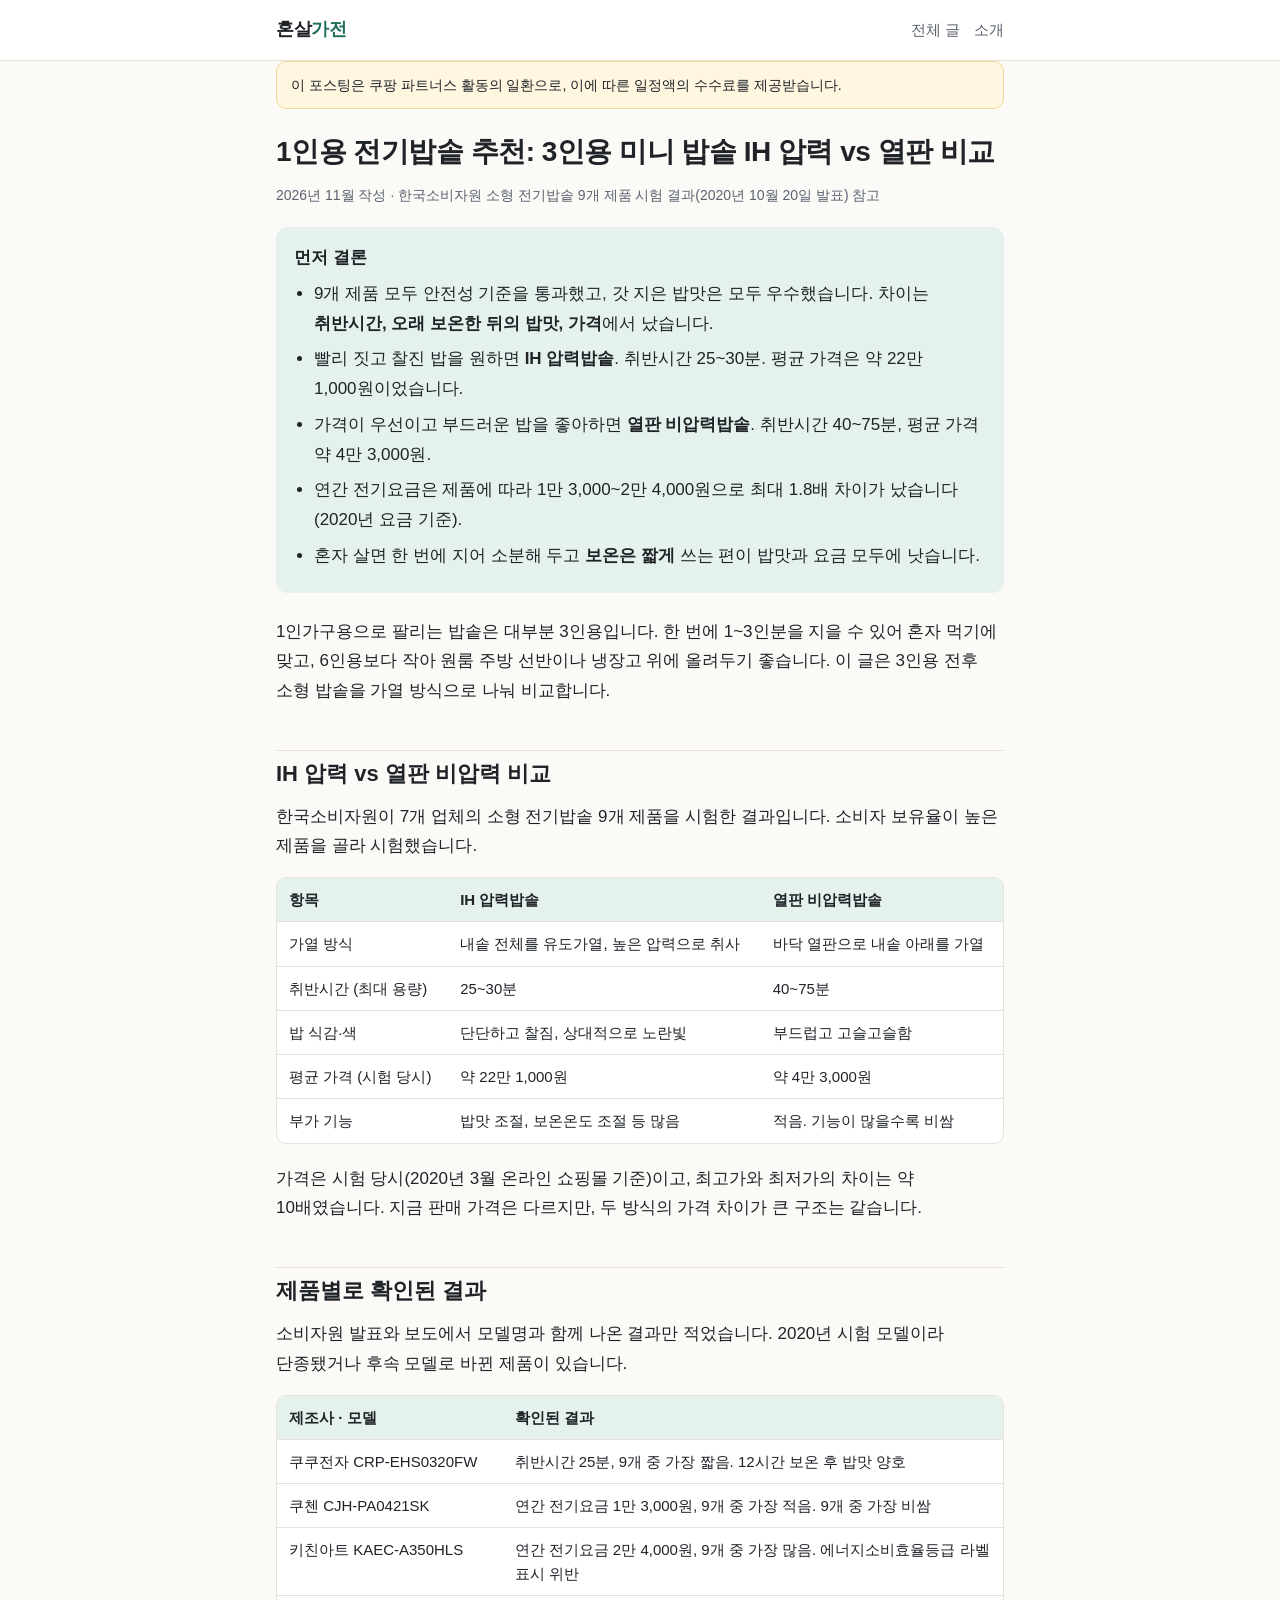
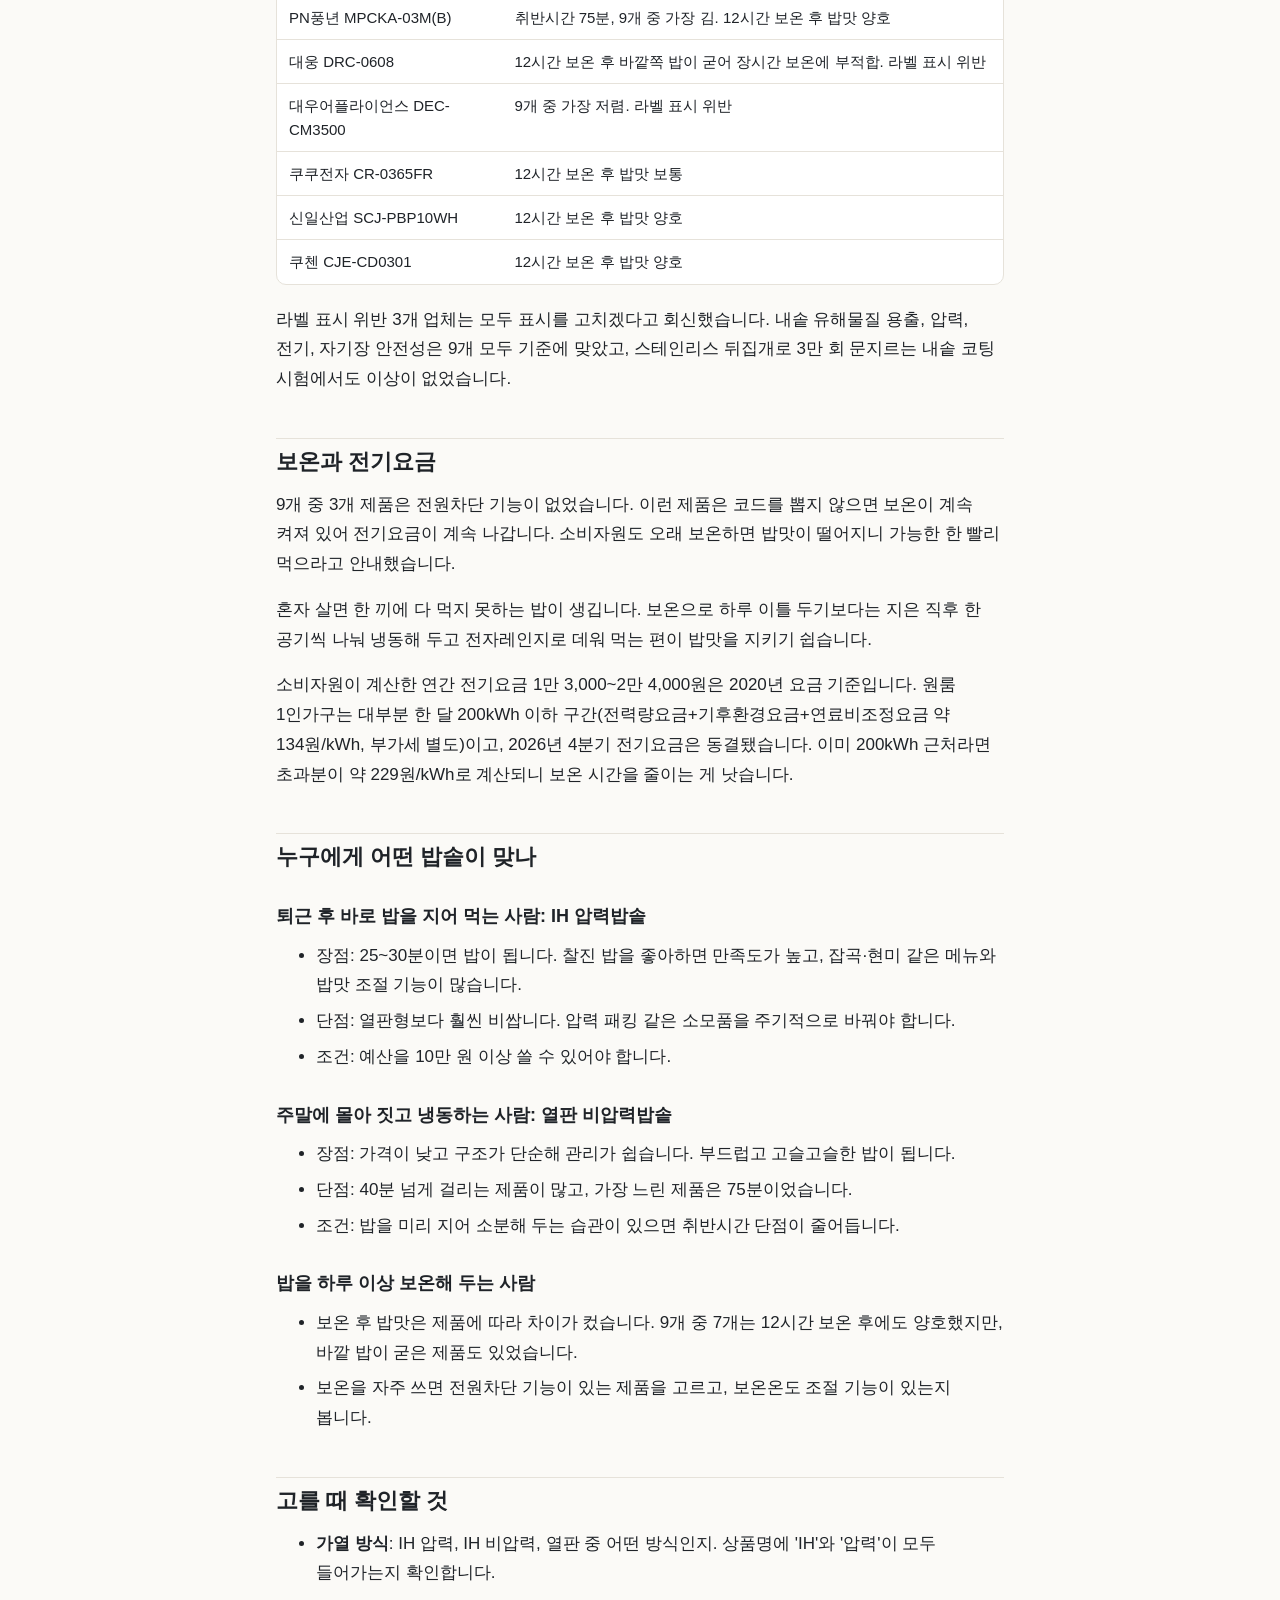
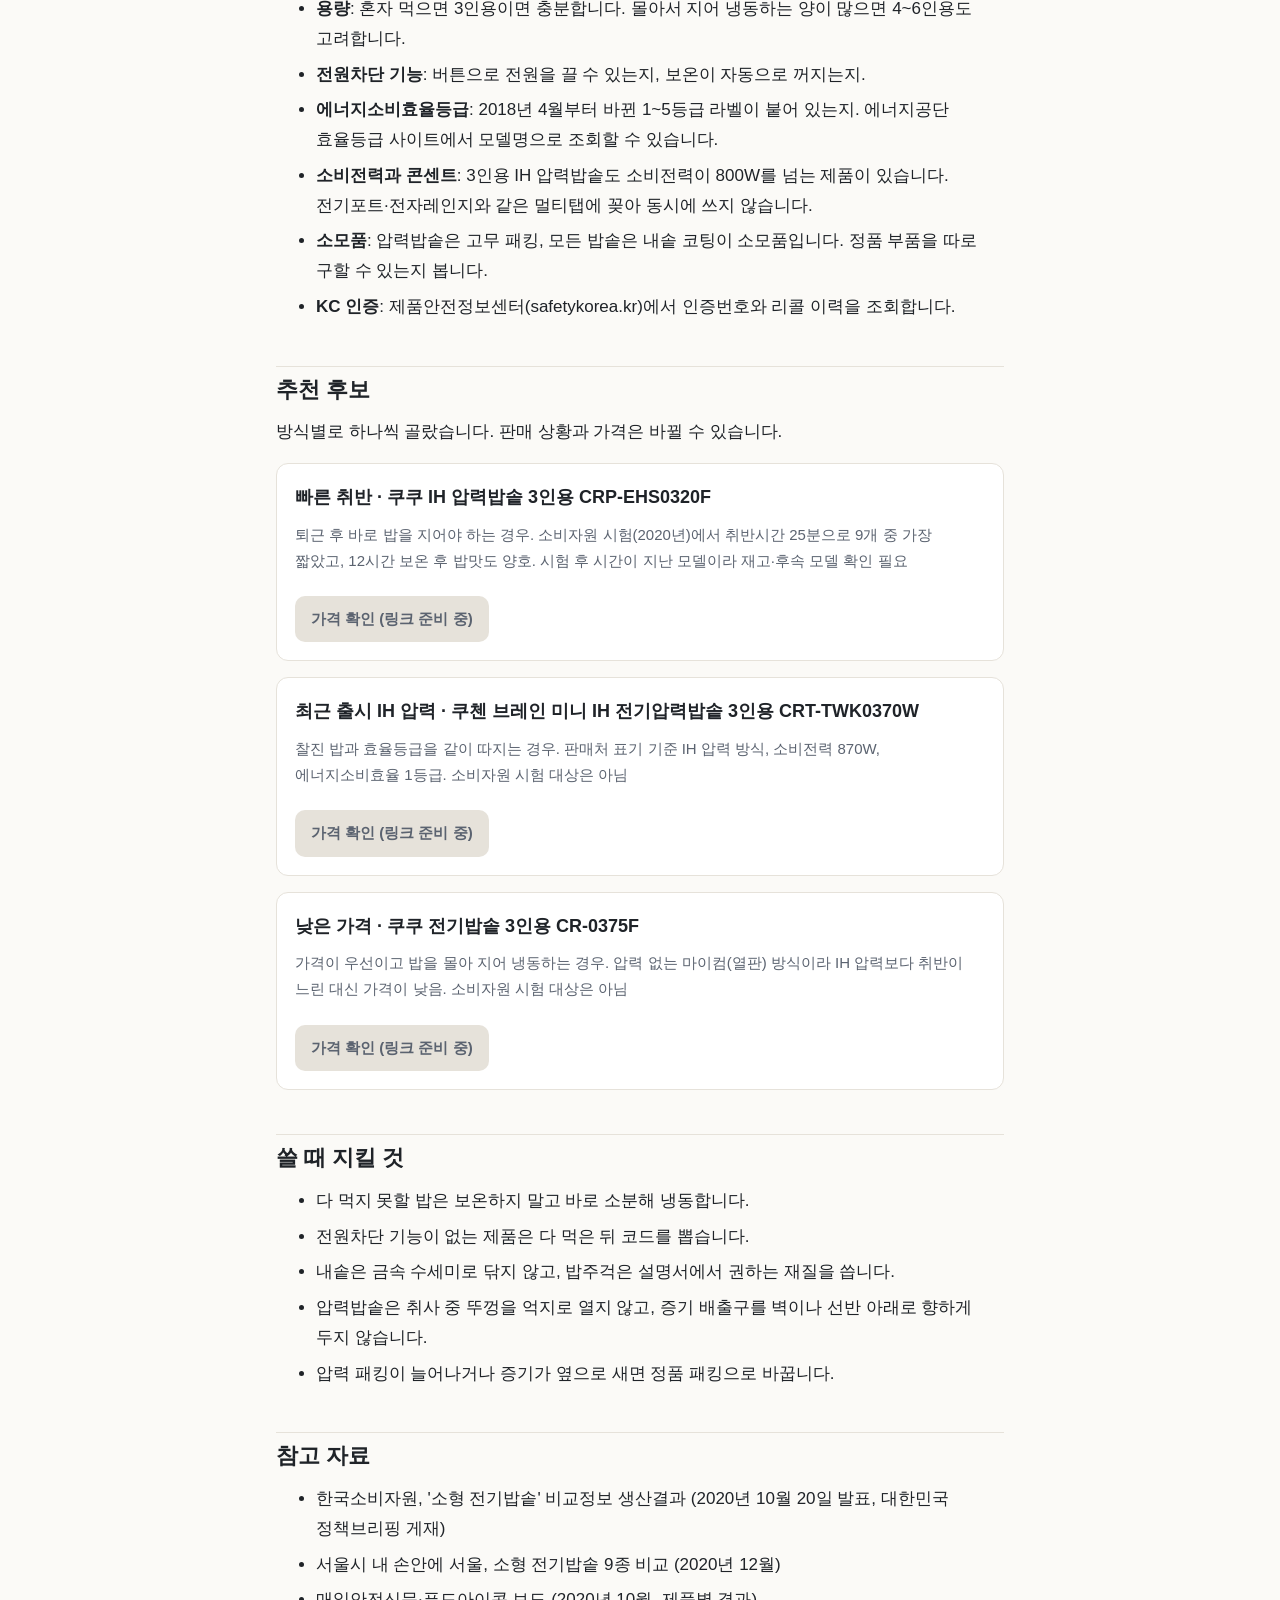
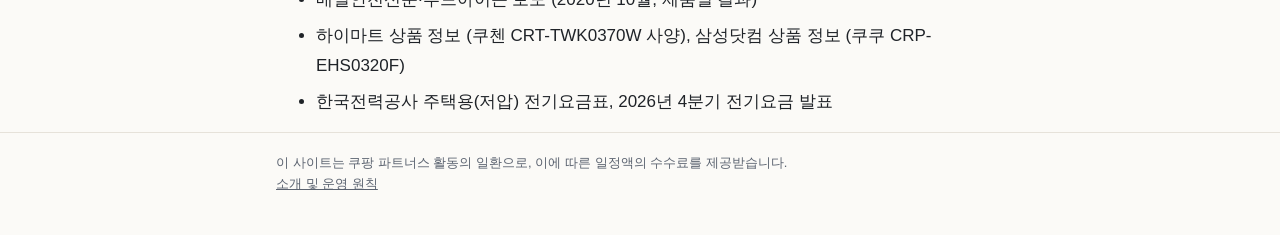
<file: posts/single-rice-cooker.html>
<!doctype html>
<html lang="ko">
<head>
<meta charset="utf-8">
<meta name="viewport" content="width=device-width, initial-scale=1">
<title>1인용 전기밥솥 추천: 3인용 미니 밥솥 IH 압력 vs 열판 비교 | 혼살가전</title>
<meta name="description" content="자취·1인가구용 3인용 미니 전기밥솥을 IH 압력밥솥과 열판 비압력밥솥으로 나눠 비교합니다. 한국소비자원 소형 전기밥솥 9개 제품 시험으로 본 취반시간, 보온 후 밥맛, 가격, 연간 전기요금, 고르는 기준.">
<link rel="stylesheet" href="/assets/style.css">
</head>
<body>
<header class="site">
  <div class="wrap">
    <a class="brand" href="/">혼살<span>가전</span></a>
    <nav class="site"><a href="/">전체 글</a><a href="/about.html">소개</a></nav>
  </div>
</header>

<main class="wrap">
  <article>
    <p class="disclosure">이 포스팅은 쿠팡 파트너스 활동의 일환으로, 이에 따른 일정액의 수수료를 제공받습니다.</p>

    <h1>1인용 전기밥솥 추천: 3인용 미니 밥솥 IH 압력 vs 열판 비교</h1>
    <p class="meta">2026년 11월 작성 · 한국소비자원 소형 전기밥솥 9개 제품 시험 결과(2020년 10월 20일 발표) 참고</p>

    <div class="summary">
      <strong>먼저 결론</strong>
      <ul>
        <li>9개 제품 모두 안전성 기준을 통과했고, 갓 지은 밥맛은 모두 우수했습니다. 차이는 <b>취반시간, 오래 보온한 뒤의 밥맛, 가격</b>에서 났습니다.</li>
        <li>빨리 짓고 찰진 밥을 원하면 <b>IH 압력밥솥</b>. 취반시간 25~30분. 평균 가격은 약 22만 1,000원이었습니다.</li>
        <li>가격이 우선이고 부드러운 밥을 좋아하면 <b>열판 비압력밥솥</b>. 취반시간 40~75분, 평균 가격 약 4만 3,000원.</li>
        <li>연간 전기요금은 제품에 따라 1만 3,000~2만 4,000원으로 최대 1.8배 차이가 났습니다(2020년 요금 기준).</li>
        <li>혼자 살면 한 번에 지어 소분해 두고 <b>보온은 짧게</b> 쓰는 편이 밥맛과 요금 모두에 낫습니다.</li>
      </ul>
    </div>

    <p>1인가구용으로 팔리는 밥솥은 대부분 3인용입니다. 한 번에 1~3인분을 지을 수 있어 혼자 먹기에 맞고, 6인용보다 작아 원룸 주방 선반이나 냉장고 위에 올려두기 좋습니다. 이 글은 3인용 전후 소형 밥솥을 가열 방식으로 나눠 비교합니다.</p>

    <h2>IH 압력 vs 열판 비압력 비교</h2>
    <p>한국소비자원이 7개 업체의 소형 전기밥솥 9개 제품을 시험한 결과입니다. 소비자 보유율이 높은 제품을 골라 시험했습니다.</p>
    <div class="table-scroll">
      <table>
        <thead>
          <tr><th>항목</th><th>IH 압력밥솥</th><th>열판 비압력밥솥</th></tr>
        </thead>
        <tbody>
          <tr><td>가열 방식</td><td>내솥 전체를 유도가열, 높은 압력으로 취사</td><td>바닥 열판으로 내솥 아래를 가열</td></tr>
          <tr><td>취반시간 (최대 용량)</td><td>25~30분</td><td>40~75분</td></tr>
          <tr><td>밥 식감·색</td><td>단단하고 찰짐, 상대적으로 노란빛</td><td>부드럽고 고슬고슬함</td></tr>
          <tr><td>평균 가격 (시험 당시)</td><td>약 22만 1,000원</td><td>약 4만 3,000원</td></tr>
          <tr><td>부가 기능</td><td>밥맛 조절, 보온온도 조절 등 많음</td><td>적음. 기능이 많을수록 비쌈</td></tr>
        </tbody>
      </table>
    </div>
    <p>가격은 시험 당시(2020년 3월 온라인 쇼핑몰 기준)이고, 최고가와 최저가의 차이는 약 10배였습니다. 지금 판매 가격은 다르지만, 두 방식의 가격 차이가 큰 구조는 같습니다.</p>

    <h2>제품별로 확인된 결과</h2>
    <p>소비자원 발표와 보도에서 모델명과 함께 나온 결과만 적었습니다. 2020년 시험 모델이라 단종됐거나 후속 모델로 바뀐 제품이 있습니다.</p>
    <div class="table-scroll">
      <table>
        <thead>
          <tr><th>제조사 · 모델</th><th>확인된 결과</th></tr>
        </thead>
        <tbody>
          <tr><td>쿠쿠전자 CRP-EHS0320FW</td><td>취반시간 25분, 9개 중 가장 짧음. 12시간 보온 후 밥맛 양호</td></tr>
          <tr><td>쿠첸 CJH-PA0421SK</td><td>연간 전기요금 1만 3,000원, 9개 중 가장 적음. 9개 중 가장 비쌈</td></tr>
          <tr><td>키친아트 KAEC-A350HLS</td><td>연간 전기요금 2만 4,000원, 9개 중 가장 많음. 에너지소비효율등급 라벨 표시 위반</td></tr>
          <tr><td>PN풍년 MPCKA-03M(B)</td><td>취반시간 75분, 9개 중 가장 김. 12시간 보온 후 밥맛 양호</td></tr>
          <tr><td>대웅 DRC-0608</td><td>12시간 보온 후 바깥쪽 밥이 굳어 장시간 보온에 부적합. 라벨 표시 위반</td></tr>
          <tr><td>대우어플라이언스 DEC-CM3500</td><td>9개 중 가장 저렴. 라벨 표시 위반</td></tr>
          <tr><td>쿠쿠전자 CR-0365FR</td><td>12시간 보온 후 밥맛 보통</td></tr>
          <tr><td>신일산업 SCJ-PBP10WH</td><td>12시간 보온 후 밥맛 양호</td></tr>
          <tr><td>쿠첸 CJE-CD0301</td><td>12시간 보온 후 밥맛 양호</td></tr>
        </tbody>
      </table>
    </div>
    <p>라벨 표시 위반 3개 업체는 모두 표시를 고치겠다고 회신했습니다. 내솥 유해물질 용출, 압력, 전기, 자기장 안전성은 9개 모두 기준에 맞았고, 스테인리스 뒤집개로 3만 회 문지르는 내솥 코팅 시험에서도 이상이 없었습니다.</p>

    <h2>보온과 전기요금</h2>
    <p>9개 중 3개 제품은 전원차단 기능이 없었습니다. 이런 제품은 코드를 뽑지 않으면 보온이 계속 켜져 있어 전기요금이 계속 나갑니다. 소비자원도 오래 보온하면 밥맛이 떨어지니 가능한 한 빨리 먹으라고 안내했습니다.</p>
    <p>혼자 살면 한 끼에 다 먹지 못하는 밥이 생깁니다. 보온으로 하루 이틀 두기보다는 지은 직후 한 공기씩 나눠 냉동해 두고 전자레인지로 데워 먹는 편이 밥맛을 지키기 쉽습니다.</p>
    <p>소비자원이 계산한 연간 전기요금 1만 3,000~2만 4,000원은 2020년 요금 기준입니다. 원룸 1인가구는 대부분 한 달 200kWh 이하 구간(전력량요금+기후환경요금+연료비조정요금 약 134원/kWh, 부가세 별도)이고, 2026년 4분기 전기요금은 동결됐습니다. 이미 200kWh 근처라면 초과분이 약 229원/kWh로 계산되니 보온 시간을 줄이는 게 낫습니다.</p>

    <h2>누구에게 어떤 밥솥이 맞나</h2>

    <h3>퇴근 후 바로 밥을 지어 먹는 사람: IH 압력밥솥</h3>
    <ul>
      <li>장점: 25~30분이면 밥이 됩니다. 찰진 밥을 좋아하면 만족도가 높고, 잡곡·현미 같은 메뉴와 밥맛 조절 기능이 많습니다.</li>
      <li>단점: 열판형보다 훨씬 비쌉니다. 압력 패킹 같은 소모품을 주기적으로 바꿔야 합니다.</li>
      <li>조건: 예산을 10만 원 이상 쓸 수 있어야 합니다.</li>
    </ul>

    <h3>주말에 몰아 짓고 냉동하는 사람: 열판 비압력밥솥</h3>
    <ul>
      <li>장점: 가격이 낮고 구조가 단순해 관리가 쉽습니다. 부드럽고 고슬고슬한 밥이 됩니다.</li>
      <li>단점: 40분 넘게 걸리는 제품이 많고, 가장 느린 제품은 75분이었습니다.</li>
      <li>조건: 밥을 미리 지어 소분해 두는 습관이 있으면 취반시간 단점이 줄어듭니다.</li>
    </ul>

    <h3>밥을 하루 이상 보온해 두는 사람</h3>
    <ul>
      <li>보온 후 밥맛은 제품에 따라 차이가 컸습니다. 9개 중 7개는 12시간 보온 후에도 양호했지만, 바깥 밥이 굳은 제품도 있었습니다.</li>
      <li>보온을 자주 쓰면 전원차단 기능이 있는 제품을 고르고, 보온온도 조절 기능이 있는지 봅니다.</li>
    </ul>

    <h2>고를 때 확인할 것</h2>
    <ul>
      <li><b>가열 방식</b>: IH 압력, IH 비압력, 열판 중 어떤 방식인지. 상품명에 'IH'와 '압력'이 모두 들어가는지 확인합니다.</li>
      <li><b>용량</b>: 혼자 먹으면 3인용이면 충분합니다. 몰아서 지어 냉동하는 양이 많으면 4~6인용도 고려합니다.</li>
      <li><b>전원차단 기능</b>: 버튼으로 전원을 끌 수 있는지, 보온이 자동으로 꺼지는지.</li>
      <li><b>에너지소비효율등급</b>: 2018년 4월부터 바뀐 1~5등급 라벨이 붙어 있는지. 에너지공단 효율등급 사이트에서 모델명으로 조회할 수 있습니다.</li>
      <li><b>소비전력과 콘센트</b>: 3인용 IH 압력밥솥도 소비전력이 800W를 넘는 제품이 있습니다. 전기포트·전자레인지와 같은 멀티탭에 꽂아 동시에 쓰지 않습니다.</li>
      <li><b>소모품</b>: 압력밥솥은 고무 패킹, 모든 밥솥은 내솥 코팅이 소모품입니다. 정품 부품을 따로 구할 수 있는지 봅니다.</li>
      <li><b>KC 인증</b>: 제품안전정보센터(safetykorea.kr)에서 인증번호와 리콜 이력을 조회합니다.</li>
    </ul>

    <h2>추천 후보</h2>
    <p>방식별로 하나씩 골랐습니다. 판매 상황과 가격은 바뀔 수 있습니다.</p>
    <div class="pick">
      <h3>빠른 취반 · 쿠쿠 IH 압력밥솥 3인용 CRP-EHS0320F</h3>
      <p class="for">퇴근 후 바로 밥을 지어야 하는 경우. 소비자원 시험(2020년)에서 취반시간 25분으로 9개 중 가장 짧았고, 12시간 보온 후 밥맛도 양호. 시험 후 시간이 지난 모델이라 재고·후속 모델 확인 필요</p>
      <a class="btn pending" href="#" rel="sponsored nofollow">가격 확인 (링크 준비 중)</a>
    </div>
    <div class="pick">
      <h3>최근 출시 IH 압력 · 쿠첸 브레인 미니 IH 전기압력밥솥 3인용 CRT-TWK0370W</h3>
      <p class="for">찰진 밥과 효율등급을 같이 따지는 경우. 판매처 표기 기준 IH 압력 방식, 소비전력 870W, 에너지소비효율 1등급. 소비자원 시험 대상은 아님</p>
      <a class="btn pending" href="#" rel="sponsored nofollow">가격 확인 (링크 준비 중)</a>
    </div>
    <div class="pick">
      <h3>낮은 가격 · 쿠쿠 전기밥솥 3인용 CR-0375F</h3>
      <p class="for">가격이 우선이고 밥을 몰아 지어 냉동하는 경우. 압력 없는 마이컴(열판) 방식이라 IH 압력보다 취반이 느린 대신 가격이 낮음. 소비자원 시험 대상은 아님</p>
      <a class="btn pending" href="#" rel="sponsored nofollow">가격 확인 (링크 준비 중)</a>
    </div>

    <h2>쓸 때 지킬 것</h2>
    <ul>
      <li>다 먹지 못할 밥은 보온하지 말고 바로 소분해 냉동합니다.</li>
      <li>전원차단 기능이 없는 제품은 다 먹은 뒤 코드를 뽑습니다.</li>
      <li>내솥은 금속 수세미로 닦지 않고, 밥주걱은 설명서에서 권하는 재질을 씁니다.</li>
      <li>압력밥솥은 취사 중 뚜껑을 억지로 열지 않고, 증기 배출구를 벽이나 선반 아래로 향하게 두지 않습니다.</li>
      <li>압력 패킹이 늘어나거나 증기가 옆으로 새면 정품 패킹으로 바꿉니다.</li>
    </ul>

    <h2>참고 자료</h2>
    <ul>
      <li>한국소비자원, '소형 전기밥솥' 비교정보 생산결과 (2020년 10월 20일 발표, 대한민국 정책브리핑 게재)</li>
      <li>서울시 내 손안에 서울, 소형 전기밥솥 9종 비교 (2020년 12월)</li>
      <li>매일안전신문·푸드아이콘 보도 (2020년 10월, 제품별 결과)</li>
      <li>하이마트 상품 정보 (쿠첸 CRT-TWK0370W 사양), 삼성닷컴 상품 정보 (쿠쿠 CRP-EHS0320F)</li>
      <li>한국전력공사 주택용(저압) 전기요금표, 2026년 4분기 전기요금 발표</li>
    </ul>
  </article>
</main>

<footer class="site">
  <div class="wrap">
    이 사이트는 쿠팡 파트너스 활동의 일환으로, 이에 따른 일정액의 수수료를 제공받습니다.<br>
    <a href="/about.html">소개 및 운영 원칙</a>
  </div>
</footer>
</body>
</html>
</file>
<file: assets/style.css>
:root {
  --bg: #fbfaf7;
  --surface: #ffffff;
  --text: #1f2328;
  --muted: #5b6370;
  --line: #e6e2da;
  --accent: #1f6f5c;
  --accent-soft: #e5f1ec;
  --notice: #fff6e0;
  --notice-line: #f0d999;
  --max: 760px;
}
@media (prefers-color-scheme: dark) {
  :root {
    --bg: #15171a;
    --surface: #1d2024;
    --text: #e8e6e1;
    --muted: #a3a8b0;
    --line: #2e3238;
    --accent: #6cc3a6;
    --accent-soft: #1f3530;
    --notice: #2b2616;
    --notice-line: #5a4c22;
  }
}
* { box-sizing: border-box; }
html { -webkit-text-size-adjust: 100%; }
body {
  margin: 0;
  background: var(--bg);
  color: var(--text);
  font-family: "Pretendard", -apple-system, BlinkMacSystemFont, "Apple SD Gothic Neo", "Malgun Gothic", sans-serif;
  font-size: 17px;
  line-height: 1.75;
  word-break: keep-all;
}
a { color: var(--accent); }
.wrap { max-width: var(--max); margin: 0 auto; padding: 0 16px; }

header.site { border-bottom: 1px solid var(--line); background: var(--surface); }
header.site .wrap { display: flex; align-items: center; justify-content: space-between; gap: 12px; padding-top: 14px; padding-bottom: 14px; }
.brand { font-weight: 800; font-size: 18px; color: var(--text); text-decoration: none; letter-spacing: -0.3px; }
.brand span { color: var(--accent); }
nav.site a { color: var(--muted); text-decoration: none; font-size: 15px; margin-left: 14px; }
nav.site a:hover { color: var(--text); }

main { padding: 32px 0 56px; }
h1 { font-size: 28px; line-height: 1.35; letter-spacing: -0.5px; margin: 0 0 12px; }
h2 { font-size: 22px; line-height: 1.4; margin: 44px 0 12px; padding-top: 8px; border-top: 1px solid var(--line); }
h3 { font-size: 18px; margin: 28px 0 8px; }
p, ul, ol { margin: 0 0 16px; }
li { margin-bottom: 6px; }
.lead { color: var(--muted); font-size: 18px; }
.meta { color: var(--muted); font-size: 14px; margin-bottom: 20px; }

.disclosure {
  background: var(--notice);
  border: 1px solid var(--notice-line);
  border-radius: 10px;
  padding: 12px 14px;
  font-size: 14px;
  line-height: 1.6;
  margin: 0 0 24px;
}

.summary {
  background: var(--accent-soft);
  border-radius: 12px;
  padding: 16px 18px;
  margin: 0 0 24px;
}
.summary strong { display: block; margin-bottom: 6px; }
.summary ul { margin: 0; padding-left: 20px; }

.table-scroll { overflow-x: auto; margin: 0 0 20px; border: 1px solid var(--line); border-radius: 10px; background: var(--surface); }
table { border-collapse: collapse; width: 100%; min-width: 520px; font-size: 15px; line-height: 1.55; }
th, td { padding: 10px 12px; border-bottom: 1px solid var(--line); text-align: left; vertical-align: top; }
th { background: var(--accent-soft); font-weight: 700; white-space: nowrap; }
tr:last-child td { border-bottom: 0; }

.card-list { list-style: none; padding: 0; display: grid; gap: 14px; }
.card { background: var(--surface); border: 1px solid var(--line); border-radius: 12px; padding: 18px; }
.card a.title { font-weight: 700; font-size: 18px; color: var(--text); text-decoration: none; }
.card a.title:hover { color: var(--accent); }
.card p { color: var(--muted); font-size: 15px; margin: 6px 0 0; }
.tag { display: inline-block; font-size: 12px; color: var(--accent); background: var(--accent-soft); border-radius: 999px; padding: 2px 10px; margin-bottom: 8px; }

.pick { background: var(--surface); border: 1px solid var(--line); border-radius: 12px; padding: 18px; margin: 0 0 16px; }
.pick h3 { margin-top: 0; }
.pick .for { color: var(--muted); font-size: 15px; }
.btn {
  display: inline-block;
  background: var(--accent);
  color: #fff;
  text-decoration: none;
  font-weight: 700;
  font-size: 15px;
  padding: 10px 16px;
  border-radius: 10px;
  margin-top: 6px;
}
@media (prefers-color-scheme: dark) { .btn { color: #0f1a17; } }
.btn.pending { background: var(--line); color: var(--muted); pointer-events: none; }

footer.site { border-top: 1px solid var(--line); color: var(--muted); font-size: 13px; padding: 20px 0 40px; line-height: 1.6; }
footer.site a { color: var(--muted); }

@media (max-width: 520px) {
  body { font-size: 16px; }
  h1 { font-size: 24px; }
  h2 { font-size: 20px; }
  nav.site a { margin-left: 10px; font-size: 14px; }
}
</file>
